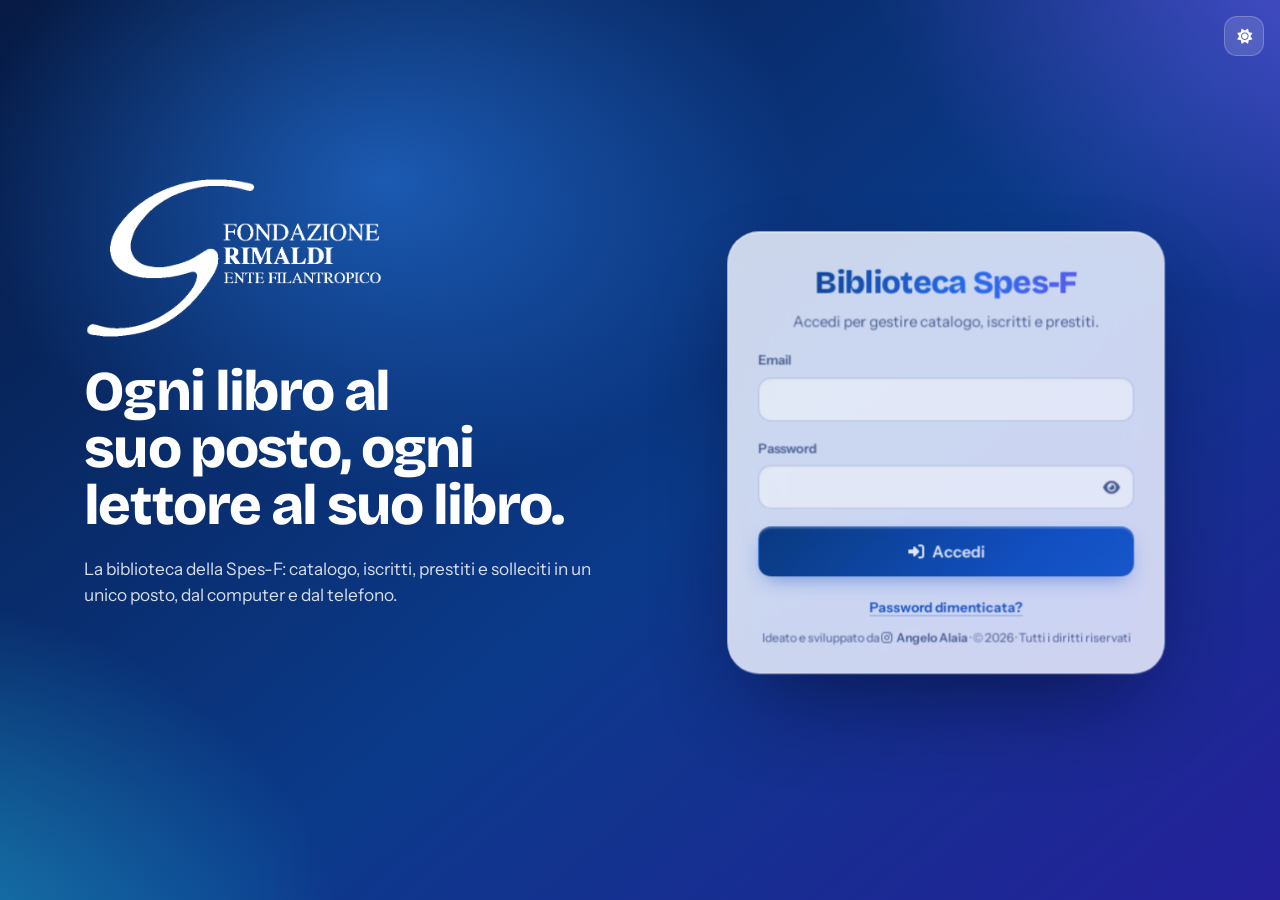
<file: index.html>
<!DOCTYPE html>
<!-- Biblioteca Spes-F · Fondazione Grimaldi
     © 2026 Angelo Alaia – Tutti i diritti riservati. Ideazione e sviluppo: Angelo Alaia. -->
<html lang="it">
<head>
  <meta charset="UTF-8">
  <script src="tema.js"></script>
  <script>/* passaggi animati tra pagine: un passaggio interrotto non è un errore */addEventListener('unhandledrejection',function(e){var r=e.reason;if(r&&/Transition was aborted|ViewTransition/i.test(String(r.message||r)))e.preventDefault()});['pagereveal','pageswap'].forEach(function(v){addEventListener(v,function(e){var t=e.viewTransition;if(!t)return;[t.ready,t.finished,t.updateCallbackDone].forEach(function(x){x&&x.catch(function(){})});if(v==='pageswap'&&window.__noVT)t.skipTransition();if(v==='pagereveal')document.documentElement.classList.add('vt-nav')})})</script>
  <script type="speculationrules">{"prerender":[{"source":"document","where":{"and":[{"href_matches":"/*.html"},{"not":{"href_matches":"/login.html*"}},{"not":{"selector_matches":"[target=_blank]"}}]},"eagerness":"moderate"}]}</script>
  <meta name="author" content="Angelo Alaia">
  <meta name="copyright" content="© 2026 Angelo Alaia – Tutti i diritti riservati">
  <meta name="robots" content="noindex, nofollow">
  <meta name="viewport" content="width=device-width, initial-scale=1.0, viewport-fit=cover">
  <title>Dashboard | Biblioteca Spes-F</title>
  <link rel="icon" href="icona-64.png" type="image/png">
  <link rel="manifest" href="manifest.webmanifest">
  <link rel="apple-touch-icon" href="icona-180.png">
  <meta name="mobile-web-app-capable" content="yes">
  <meta name="apple-mobile-web-app-capable" content="yes">
  <meta name="apple-mobile-web-app-title" content="Spes-F">
  <meta name="apple-mobile-web-app-status-bar-style" content="black-translucent">
  <link rel="stylesheet" href="caratteri.css">
  <link rel="stylesheet" href="icone.css">
  <link rel="stylesheet" href="styles.css">
  <script src="chart.umd.min.js"></script>
</head>
<body>
  <div class="shell">
    <aside id="app-sidebar" class="sidebar"></aside>
    <div class="main">
      <header id="app-header" class="topbar"></header>
      <main class="content">

        <div class="hero">
          <div>
            <h1 id="headline">Biblioteca Spes-F</h1>
            <p id="subline"></p>
          </div>
          <a href="prestiti.html?action=new" class="btn btn-lemon"><i class="fa-solid fa-right-left"></i> Registra un prestito</a>
        </div>

        <section class="panel start hidden" id="start" aria-labelledby="start-t">
          <div class="start-h">
            <div><h2 id="start-t">Primi passi</h2><p class="panel-sub">L’archivio è pronto: bastano pochi minuti per metterlo in funzione.</p></div>
            <span class="start-prog" id="start-prog"></span>
          </div>
          <ol class="start-steps" id="start-steps"></ol>
        </section>

        <div class="backup-note hidden" id="backup-note" role="status">
          <span class="bn-ic" aria-hidden="true"><i class="fa-solid fa-shield-halved"></i></span>
          <p id="backup-text"></p>
          <button class="btn btn-sm" id="backup-now"><i class="fa-solid fa-file-arrow-down"></i> Scarica ora</button>
        </div>

        <section class="band" aria-label="Numeri della biblioteca">
          <a href="catalogo.html" class="c-violet">
            <span class="chip"><i class="fa-solid fa-book"></i></span><span class="lbl">Volumi in catalogo</span>
            <div class="num" id="stat-total-books">0</div>
            <p class="sub"><span id="stat-titles">0 titoli</span> · <span id="stat-avail-pct">0</span>% disponibile</p>
            <div class="mini ringed" id="mini-books" aria-hidden="true"></div>
          </a>
          <a href="prestiti.html" class="c-green">
            <span class="chip"><i class="fa-solid fa-right-left"></i></span><span class="lbl">Prestiti in corso</span>
            <div class="num" id="stat-active-loans">0</div>
            <p class="sub"><span id="stat-due-soon">0</span> in scadenza a breve</p>
            <div class="mini" id="mini-loans" aria-hidden="true"></div>
          </a>
          <a href="prestiti.html?filtro=ritardi" id="band-late" class="c-red">
            <span class="chip"><i class="fa-solid fa-hourglass-end" id="late-ic"></i></span><span class="lbl">In ritardo</span>
            <div class="num" id="stat-overdue-loans">0</div>
            <p class="sub" id="stat-late-sub">Da sollecitare</p>
          </a>
          <a href="iscritti.html" class="c-teal">
            <span class="chip"><i class="fa-solid fa-users"></i></span><span class="lbl">Iscritti alla Spes-F</span>
            <div class="num" id="stat-total-members">0</div>
            <p class="sub" id="stat-members-sub">Divisi nei club</p>
            <div class="mini" id="mini-members" aria-hidden="true"></div>
          </a>
        </section>

        <div class="split split-even">
          <section class="panel" aria-labelledby="wk-title">
            <div class="panel-h">
              <div><h2 id="wk-title">Questa settimana</h2><p class="panel-sub" id="wk-range"></p></div>
              <a href="riepilogo.html" class="btn btn-sm"><i class="fa-solid fa-calendar-week"></i> Riepilogo completo</a>
            </div>
            <div class="panel-b">
              <div class="kpis">
                <div class="kpi"><span class="kpi-l"><i class="fa-solid fa-arrow-up-from-bracket"></i> Consegnati</span><b class="kpi-n" id="wk-out">0</b><span class="delta" id="wk-out-d"></span></div>
                <div class="kpi"><span class="kpi-l"><i class="fa-solid fa-arrow-right-to-bracket"></i> Rientrati</span><b class="kpi-n" id="wk-in">0</b><span class="delta" id="wk-in-d"></span></div>
              </div>
              <div class="splitbar" id="wk-split" role="img"></div>
              <ul class="splitbar-legend" id="wk-legend"></ul>
            </div>
          </section>
          <section class="panel" aria-labelledby="ops-title">
            <div class="panel-h"><h2 id="ops-title">Situazione per club</h2><a href="club.html" class="btn btn-sm">Vai ai club</a></div>
            <div class="table-wrap">
              <table class="table table-compact table-cards cols-3">
                <thead><tr><th>Club</th><th class="num-c">Iscritti</th><th class="num-c">In lettura</th><th class="num-c">In ritardo</th></tr></thead>
                <tbody id="ops-tbody"></tbody>
              </table>
            </div>
          </section>
        </div>

        <div class="split">
          <section class="panel">
            <div class="panel-h">
              <h2>Uscite e rientri</h2>
              <select id="chart-range" class="input" style="width:auto" aria-label="Periodo del grafico">
                <option value="month">Ultimi 30 giorni</option>
                <option value="year">Anno corrente</option>
              </select>
            </div>
            <div class="panel-b" style="height:300px"><canvas id="loansChart" aria-label="Grafico di uscite e rientri" role="img"></canvas></div>
          </section>

          <section class="panel">
            <div class="panel-h"><h2>Ultime attività</h2></div>
            <ul class="log" id="activity-log-list"></ul>
          </section>
        </div>

        <section class="panel">
          <div class="panel-h">
            <h2>Da seguire</h2>
            <a href="notifiche.html" class="btn btn-sm">Vai ai solleciti</a>
          </div>
          <div class="table-wrap">
            <table class="table table-cards">
              <thead><tr><th>Volume</th><th>Iscritto</th><th>Scadenza</th><th>Stato</th><th class="right">Azioni</th></tr></thead>
              <tbody id="dashboard-loans-tbody"></tbody>
            </table>
          </div>
        </section>

      </main>
    </div>
  </div>
  <div class="scrim" id="scrim"></div>

  <script src="firebase-config.js"></script>
  <script src="firebase-app-compat.js"></script>
  <script src="firebase-auth-compat.js"></script>
  <script src="firebase-firestore-compat.js"></script>
  <script src="cloud.js"></script>
  <script src="state.js"></script>
  <script src="app.js"></script>
  <script>
    let chart;

    function drawChart() {
      if (typeof Chart === 'undefined') { $('#loansChart').parentElement.innerHTML = UI.empty('fa-chart-line', 'Grafico non disponibile', 'Manca il file chart.umd.min.js nella cartella.'); return; }
      const data = store.getChartData($('#chart-range').value);
      /* colori presi dal tema attivo; le barre hanno una sfumatura verticale */
      const css = getComputedStyle(document.documentElement), v = (n) => css.getPropertyValue(n).trim();
      const dark = document.documentElement.dataset.theme === 'dark';
      const grad = (a, b) => (c) => { const ar = c.chart.chartArea; if (!ar) return a; const g = c.chart.ctx.createLinearGradient(0, ar.bottom, 0, ar.top); g.addColorStop(0, a); g.addColorStop(1, b); return g; };
      const cfg = {
        labels: data.labels,
        datasets: [
          { label: 'Uscite', data: data.loans, backgroundColor: grad('#1554C0', '#3FA9FF'), hoverBackgroundColor: '#3FA9FF', borderRadius: 6, borderSkipped: false, maxBarThickness: 14, categoryPercentage: .74, barPercentage: .92 },
          { label: 'Rientri', data: data.returns, backgroundColor: grad('#0FAE78', '#5BE3B4'), hoverBackgroundColor: '#5BE3B4', borderRadius: 6, borderSkipped: false, maxBarThickness: 14, categoryPercentage: .74, barPercentage: .92 }
        ]
      };
      if (chart && chart.__theme !== (dark ? 'd' : 'l')) { chart.destroy(); chart = null; }
      if (chart) { chart.data = cfg; chart.options.scales.y.suggestedMax = Math.max(4, Math.ceil(Math.max(...data.loans, ...data.returns) * 1.25)); chart.update(); return; }
      chart = new Chart($('#loansChart'), {
        type: 'bar', data: cfg,
        options: {
          responsive: true, maintainAspectRatio: false, interaction: { mode: 'index', intersect: false },
          animation: { duration: 1100, easing: 'easeOutQuart', delay: (c) => (c.type === 'data' && c.mode === 'default' ? c.dataIndex * 22 + c.datasetIndex * 90 : 0) },
          plugins: {
            legend: { position: 'bottom', align: 'start', labels: { usePointStyle: true, pointStyle: 'rectRounded', boxWidth: 10, boxHeight: 10, padding: 18, color: v('--mute'), font: { family: 'Instrument Sans', size: 12, weight: 600 },
              generateLabels: (c) => c.data.datasets.map((d, i) => ({ text: d.label, fillStyle: i ? '#0FAE78' : '#2A72F0', strokeStyle: 'transparent', pointStyle: 'rectRounded', fontColor: v('--mute'), hidden: !c.isDatasetVisible(i), datasetIndex: i })) } },
            tooltip: { backgroundColor: dark ? '#1D2C54' : '#0A1B3D', titleColor: '#fff', bodyColor: '#E7EEFB', padding: 12, cornerRadius: 12, boxPadding: 6, usePointStyle: true, titleFont: { family: 'Bricolage Grotesque', size: 13, weight: 700 }, bodyFont: { family: 'Instrument Sans', size: 12 },
              callbacks: { labelColor: (c) => ({ backgroundColor: c.datasetIndex ? '#0FAE78' : '#2A72F0', borderColor: 'transparent', borderRadius: 3 }) } }
          },
          scales: {
            x: { grid: { display: false }, border: { color: v('--line-strong') }, ticks: { color: v('--soft'), maxTicksLimit: 8, font: { family: 'Instrument Sans', size: 11 } } },
            y: { beginAtZero: true, suggestedMax: Math.max(4, Math.ceil(Math.max(...data.loans, ...data.returns) * 1.25)), grid: { color: v('--line') }, border: { display: false, dash: [4, 4] }, ticks: { stepSize: 1, precision: 0, color: v('--soft'), font: { family: 'Instrument Sans', size: 11 } } }
          }
        }
      });
      chart.__theme = dark ? 'd' : 'l';
    }

    function renderStats() {
      const s = store.getStats();
      countUp($('#stat-total-books'), s.totalBooks);
      countUp($('#stat-active-loans'), s.activeLoansCount);
      countUp($('#stat-overdue-loans'), s.overdueLoansCount);
      countUp($('#stat-total-members'), s.totalMembers);
      $('#stat-avail-pct').textContent = s.availabilityPercentage;
      $('#stat-titles').textContent = s.totalTitles === 1 ? '1 titolo' : `${s.totalTitles} titoli`;
      $('#stat-late-sub').textContent = s.overdueLoansCount ? 'Da sollecitare' : 'Nessun ritardo: tutto in regola';
      $('#late-ic').className = `fa-solid ${s.overdueLoansCount ? 'fa-hourglass-end' : 'fa-circle-check'}`;
      renderMinis(s);
      $('#stat-members-sub').textContent = s.totalClubs === 1 ? 'In 1 club' : `In ${s.totalClubs} club`;
      $('#stat-due-soon').textContent = s.dueSoonCount;
      $('#band-late').classList.toggle('late', s.overdueLoansCount > 0);

      const h = new Date().getHours();
      const saluto = h < 13 ? 'Buongiorno' : h < 18 ? 'Buon pomeriggio' : 'Buonasera';
      const parts = [];
      if (s.overdueLoansCount) parts.push(`${s.overdueLoansCount} ${s.overdueLoansCount === 1 ? 'prestito in ritardo' : 'prestiti in ritardo'}`);
      if (s.dueSoonCount) parts.push(`${s.dueSoonCount} ${s.dueSoonCount === 1 ? 'scadenza' : 'scadenze'} nei prossimi ${FG.sogliaScadenza} giorni`);
      $('#headline').textContent = parts.length ? `${saluto}. Oggi: ${parts.join(' e ')}.` : `${saluto}. Tutto in regola, nessun ritardo.`;
      $('#subline').textContent = new Date().toLocaleDateString('it-IT', { weekday: 'long', day: 'numeric', month: 'long', year: 'numeric' }) + ` · ${FG.sede}`;
    }

    /* Mini-grafici dentro le schede dei numeri: tutti calcolati dai dati veri */
    function renderMinis(s) {
      /* anello: quota di copie disponibili */
      const C = 2 * Math.PI * 20, off = C * (1 - s.availabilityPercentage / 100);
      const ring = $('#mini-books');
      if (!ring.firstChild) ring.innerHTML = `<svg viewBox="0 0 54 54"><circle class="ring-bg" cx="27" cy="27" r="20"/><circle class="ring" cx="27" cy="27" r="20" stroke-dasharray="${C.toFixed(1)}" stroke-dashoffset="${C.toFixed(1)}"/></svg>`;
      requestAnimationFrame(() => requestAnimationFrame(() => { const c = $('.ring', ring); if (c) c.style.strokeDashoffset = s.totalBooks ? off.toFixed(1) : C.toFixed(1); }));
      /* linea: prestiti usciti negli ultimi 30 giorni, raggruppati a 3 giorni */
      const d = store.getChartData('month').loans, pts = [];
      for (let i = 0; i < d.length; i += 3) pts.push(d.slice(i, i + 3).reduce((a, b) => a + b, 0));
      const max = Math.max(1, ...pts), W = 92, H = 46, X = (i) => (i / Math.max(1, pts.length - 1)) * W, Y = (n) => H - 5 - (n / max) * (H - 12);
      const line = pts.map((n, i) => `${i ? 'L' : 'M'}${X(i).toFixed(1)} ${Y(n).toFixed(1)}`).join(' ');
      $('#mini-loans').innerHTML = pts.some(n => n > 0) ? `<svg viewBox="0 0 ${W} ${H}" preserveAspectRatio="none"><path class="ar" d="${line} L${W} ${H} L0 ${H} Z"/><path class="ln" d="${line}"/></svg>` : '';
      /* barre: iscritti per club */
      const members = store.getMembers(), per = store.getClubsSorted().map(c => members.filter(m => m.clubId === c.id).length).slice(0, 8);
      const mx = Math.max(1, ...per), bw = per.length ? Math.min(14, (W - (per.length - 1) * 5) / per.length) : 0;
      $('#mini-members').innerHTML = per.some(n => n > 0) ? `<svg viewBox="0 0 ${W} ${H}">${per.map((n, i) => { const h = Math.max(3, (n / mx) * (H - 4)); return `<rect class="bar" style="--i:${i}" x="${(W - per.length * bw - (per.length - 1) * 5 + i * (bw + 5)).toFixed(1)}" y="${(H - h).toFixed(1)}" width="${bw.toFixed(1)}" height="${h.toFixed(1)}" rx="3"/>`; }).join('')}</svg>` : '';
    }

    function renderLog() {
      const logs = store.getLogs().slice(0, 6);
      const icons = { CREATE: 'fa-plus', UPDATE: 'fa-pen', DELETE: 'fa-trash' };
      $('#activity-log-list').innerHTML = logs.length ? logs.map(l => `
        <li>
          <span class="dot ${icons[l.type] ? l.type : ''}"><i class="fa-solid ${icons[l.type] || 'fa-info'}"></i></span>
          <div><p>${esc(l.message)}</p><small>${new Date(l.timestamp).toLocaleString('it-IT', { day: 'numeric', month: 'short', hour: '2-digit', minute: '2-digit' })}</small></div>
        </li>`).join('') : `<li>${UI.empty('fa-clock-rotate-left', 'Ancora nessuna attività', 'Quello che fai nel gestionale comparirà qui, passo dopo passo.')}</li>`;
    }

    function renderUrgent() {
      const rows = store.getCalculatedLoans()
        .filter(l => !l.dataRestituzione && (l.computedStatus === 'In ritardo' || l.computedStatus === 'In scadenza'))
        .sort((a, b) => a.daysLeft - b.daysLeft).slice(0, 6);
      $('#dashboard-loans-tbody').innerHTML = rows.length ? rows.map(l => `
        <tr>
          <td data-label="Volume"><div class="cell-title">${esc(l.libro.titolo)}</div><div class="cell-sub">${UI.catTag(l.libro.catalogo) || `<span class="mono">${esc(l.libro.id)}</span>`}</div></td>
          <td data-label="Iscritto">${esc(l.socio.nome)} ${esc(l.socio.cognome)}</td>
          <td data-label="Scadenza" class="mono">${D.fmt(l.dataScadenza)}</td>
          <td data-label="Stato">${UI.statusTag(l)}</td>
          <td class="right"><span class="actions">
            <button class="btn btn-sm" data-renew="${esc(l.id)}">Rinnova</button>
            <button class="btn btn-sm" data-return="${esc(l.id)}">Restituisci</button>
          </span></td>
        </tr>`).join('') : `<tr><td colspan="5">${UI.empty('fa-circle-check', 'Tutto tranquillo', 'Nessun prestito in ritardo o in scadenza. Quando un libro sta per scadere lo trovi qui.')}</td></tr>`;
    }

    /* Settimana in corso confrontata con la precedente, dai dati reali di prestiti e restituzioni */
    function renderWeek() {
      const now = store.getWeekSummary(D.today()), prev = store.getWeekSummary(D.add(D.today(), -7));
      $('#wk-range').textContent = `Settimana ${now.week} · ${D.fmtRange ? D.fmtRange(now.from, now.to) : D.fmt(now.from) + ' – ' + D.fmt(now.to)}`;
      countUp($('#wk-out'), now.consegne); countUp($('#wk-in'), now.rientri);
      const delta = (el, a, b) => {
        const d = a - b;
        el.className = 'delta ' + (d > 0 ? 'up' : d < 0 ? 'down' : 'flat');
        el.innerHTML = `<i class="fa-solid ${d > 0 ? 'fa-arrow-trend-up' : d < 0 ? 'fa-arrow-trend-down' : 'fa-minus'}"></i> ${d > 0 ? '+' : ''}${d} vs settimana scorsa`;
        el.title = `Settimana scorsa: ${b}`;
      };
      delta($('#wk-out-d'), now.consegne, prev.consegne); delta($('#wk-in-d'), now.rientri, prev.rientri);
      const tot = now.items.length, c = now.club.totale, g = now.genitori.totale;
      $('#wk-split').setAttribute('aria-label', `Movimentazioni: ${c} Club, ${g} Genitori`);
      $('#wk-split').innerHTML = tot ? `<i class="sb-club" style="flex:${c}"></i><i class="sb-gen" style="flex:${g}"></i>` : '<i class="sb-empty"></i>';
      $('#wk-legend').innerHTML = `
        <li><span class="sw sb-club"></span><b>Club</b> ${now.club.consegne} consegne · ${now.club.rientri} rientri</li>
        <li><span class="sw sb-gen"></span><b>Genitori</b> ${now.genitori.consegne} consegne · ${now.genitori.rientri} rientri</li>`;
    }
    /* Riepilogo operativo: iscritti, libri in lettura e ritardi di ogni club */
    function renderOps() {
      const members = store.getMembers(), active = store.getCalculatedLoans().filter(l => !l.dataRestituzione);
      const rows = store.getClubsSorted().map(c => ({ c, n: members.filter(m => m.clubId === c.id).length, r: active.filter(l => l.socio.clubId === c.id), id: c.id }));
      const none = { c: null, n: members.filter(m => !store.getClub(m.clubId)).length, r: active.filter(l => !store.getClub(l.socio.clubId)) };
      if (none.n || none.r.length) rows.push(none);
      $('#ops-tbody').innerHTML = rows.length ? rows.map(x => {
        const late = x.r.filter(l => l.computedStatus === 'In ritardo').length;
        return `<tr>
          <td data-label="Club">${x.c ? `<a class="dot-name" style="--cc:${x.c.colore}" href="iscritti.html?club=${encodeURIComponent(x.c.id)}">${esc(x.c.nome)}</a> <span class="cell-sub">${esc(store.clubEta(x.c))}</span>` : '<span class="dot-name" style="--cc:#A7AEBB">Senza club</span>'}</td>
          <td data-label="Iscritti" class="num-c">${x.n}</td>
          <td data-label="In lettura" class="num-c">${x.r.length}</td>
          <td data-label="In ritardo" class="num-c">${late ? `<span class="tag late">${late}</span>` : '<span class="muted">0</span>'}</td>
        </tr>`;
      }).join('') : `<tr><td colspan="4">${UI.empty('fa-people-roof', 'Nessun club', 'Crea i club per vedere qui la loro situazione.')}</td></tr>`;
    }

    /* Guida al primo utilizzo: sparisce da sola quando c'è almeno un libro, un iscritto e un prestito */
    function renderStart() {
      const s = store.getStats(), loans = store.getLoans().length;
      const steps = [
        { done: s.totalClubs > 0, t: 'Controlla i club', d: s.totalClubs ? `${s.totalClubs} club pronti, con le loro fasce d’età` : 'Crea i gruppi di lettura', href: 'club.html', ic: 'fa-people-roof' },
        { done: s.totalBooks > 0, t: 'Inserisci i libri', d: s.totalBooks ? `${s.totalBooks} ${s.totalBooks === 1 ? 'volume' : 'volumi'} in catalogo` : 'Scansiona il codice a barre: il primo sarà C-0001', href: 'catalogo.html?action=new', ic: 'fa-book-medical' },
        { done: s.totalMembers > 0, t: 'Registra gli iscritti', d: s.totalMembers ? `${s.totalMembers} iscritti alla Spes-F` : 'Nome, club e un contatto per i solleciti', href: 'iscritti.html?action=new', ic: 'fa-user-plus' },
        { done: loans > 0, t: 'Registra il primo prestito', d: loans ? 'Fatto: lo trovi nel riepilogo settimanale' : 'Scegli il volume e l’iscritto, la scadenza si calcola da sola', href: 'prestiti.html?action=new', ic: 'fa-right-left' }
      ];
      const done = steps.filter(x => x.done).length;
      $('#start').classList.toggle('hidden', done === steps.length);
      if (done === steps.length) return;
      $('#start-prog').innerHTML = `<b>${done}</b> di ${steps.length}<i style="--p:${(done / steps.length) * 100}%"></i>`;
      const next = steps.findIndex(x => !x.done);
      $('#start-steps').innerHTML = steps.map((x, i) => `
        <li class="${x.done ? 'done' : ''} ${i === next ? 'next' : ''}">
          <a href="${x.href}">
            <span class="st-ic"><i class="fa-solid ${x.done ? 'fa-check' : x.ic}"></i></span>
            <span class="st-t"><b>${x.t}</b><small>${esc(x.d)}</small></span>
            ${i === next ? '<i class="fa-solid fa-arrow-right st-go"></i>' : ''}
          </a>
        </li>`).join('');
    }

    /* Promemoria discreto: una copia di sicurezza al mese, da conservare fuori dal programma */
    function renderBackup() {
      const n = store.getBooks().length + store.getMembers().length, last = store.lastBackup();
      const days = last ? Math.floor((Date.now() - new Date(last)) / 864e5) : null;
      const show = n >= 10 && (days === null || days >= 30);
      $('#backup-note').classList.toggle('hidden', !show);
      if (show) $('#backup-text').innerHTML = days === null ? '<b>Non hai ancora scaricato una copia di sicurezza.</b> Ti consiglio di farne una al mese e di conservarla su una chiavetta o nel tuo Drive.' : `<b>L’ultima copia di sicurezza è di ${days} giorni fa.</b> È il momento di scaricarne una nuova.`;
    }

    function refresh() { renderStart(); renderBackup(); renderStats(); renderWeek(); renderOps(); renderLog(); renderUrgent(); drawChart(); staggerOnce($('#dashboard-loans-tbody')); staggerOnce($('#activity-log-list')); }

    onReady(() => {
      $('#chart-range').addEventListener('change', drawChart);
      window.addEventListener('fg:theme', drawChart); /* il grafico si ridisegna con i colori del tema scelto */
      $('#backup-now').addEventListener('click', () => { downloadBackup('copia'); toast('Copia di sicurezza scaricata'); renderBackup(); });
      bindLoanActions(refresh);
      refresh();
    });
  </script>
</body>
</html>
</file>
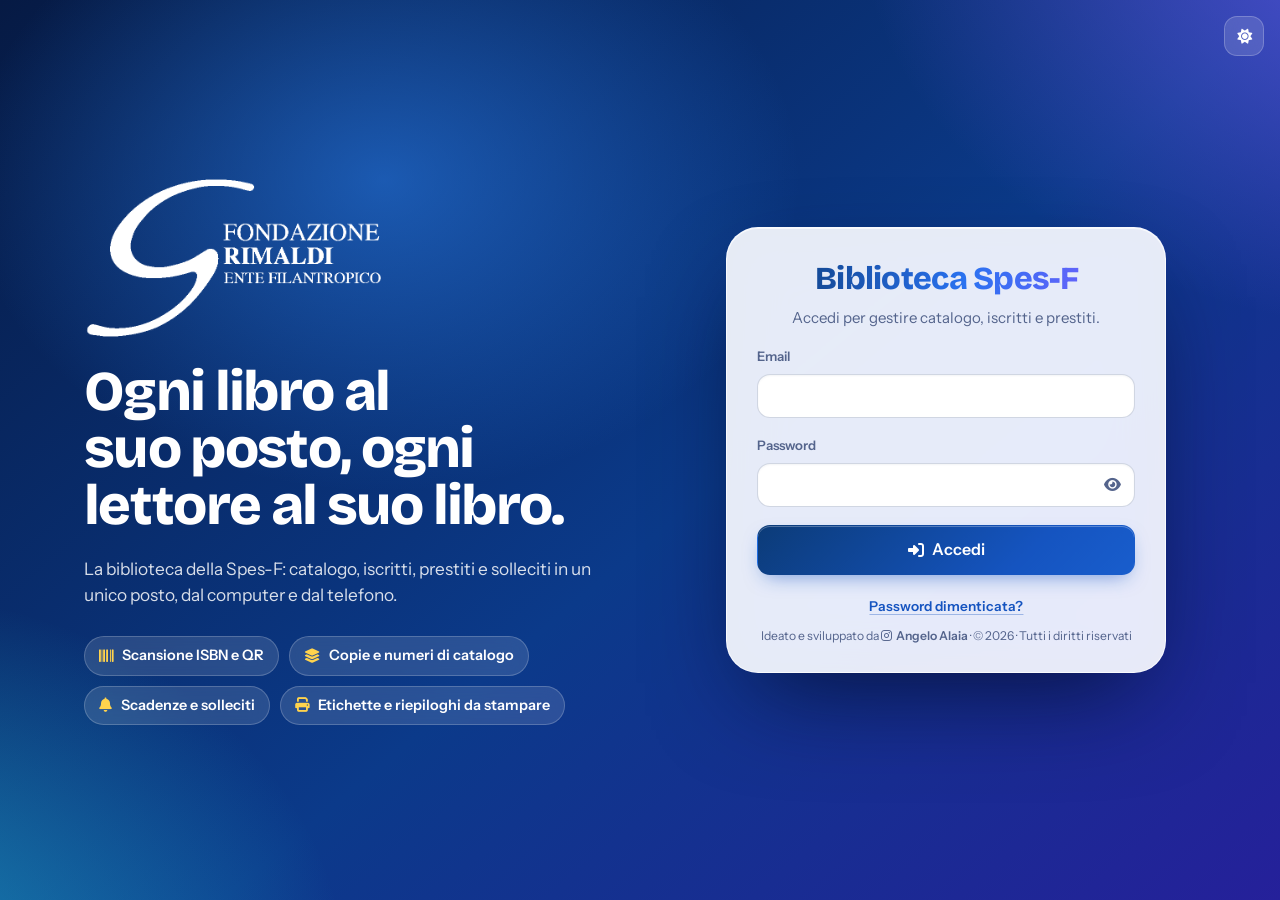
<file: catalogo.html>
<!DOCTYPE html>
<!-- Biblioteca Spes-F · Fondazione Grimaldi
     © 2026 Angelo Alaia – Tutti i diritti riservati. Ideazione e sviluppo: Angelo Alaia. -->
<html lang="it">
<head>
  <meta charset="UTF-8">
  <script src="tema.js"></script>
  <script>/* passaggi animati tra pagine: un passaggio interrotto non è un errore */addEventListener('unhandledrejection',function(e){var r=e.reason;if(r&&/Transition was aborted|ViewTransition/i.test(String(r.message||r)))e.preventDefault()});['pagereveal','pageswap'].forEach(function(v){addEventListener(v,function(e){var t=e.viewTransition;if(!t)return;[t.ready,t.finished,t.updateCallbackDone].forEach(function(x){x&&x.catch(function(){})});if(v==='pageswap'&&window.__noVT)t.skipTransition();if(v==='pagereveal')document.documentElement.classList.add('vt-nav')})})</script>
  <script type="speculationrules">{"prerender":[{"source":"document","where":{"and":[{"href_matches":"/*.html"},{"not":{"href_matches":"/login.html*"}},{"not":{"selector_matches":"[target=_blank]"}}]},"eagerness":"moderate"}]}</script>
  <meta name="author" content="Angelo Alaia">
  <meta name="copyright" content="© 2026 Angelo Alaia – Tutti i diritti riservati">
  <meta name="robots" content="noindex, nofollow">
  <meta name="viewport" content="width=device-width, initial-scale=1.0, viewport-fit=cover">
  <title>Catalogo | Biblioteca Spes-F</title>
  <link rel="icon" href="icona-64.png" type="image/png">
  <link rel="manifest" href="manifest.webmanifest">
  <link rel="apple-touch-icon" href="icona-180.png">
  <meta name="mobile-web-app-capable" content="yes">
  <meta name="apple-mobile-web-app-capable" content="yes">
  <meta name="apple-mobile-web-app-title" content="Spes-F">
  <meta name="apple-mobile-web-app-status-bar-style" content="black-translucent">
  <link rel="stylesheet" href="caratteri.css">
  <link rel="stylesheet" href="icone.css">
  <link rel="stylesheet" href="styles.css">
</head>
<body>
  <div class="shell">
    <aside id="app-sidebar" class="sidebar"></aside>
    <div class="main">
      <header id="app-header" class="topbar"></header>
      <main class="content">

        <div class="page-head">
          <div>
            <div class="title-row"><span class="page-ic c-violet"><i class="fa-solid fa-book-open"></i></span><h1>Catalogo</h1></div>
            <p>Tutti i titoli della biblioteca e la loro disponibilità. Le copie dello stesso libro stanno insieme: ognuna ha il suo numero di catalogo.</p>
          </div>
          <div class="head-actions">
            <button class="btn" id="btn-labels" title="Stampa le etichette con QR dei volumi mostrati"><i class="fa-solid fa-qrcode"></i> Etichette</button>
            <button class="btn" id="btn-genres"><i class="fa-solid fa-tags"></i> Generi</button>
            <button class="btn" id="btn-export" title="Scarica il catalogo in Excel: un foglio con i titoli e uno con tutte le copie"><i class="fa-solid fa-file-excel"></i> Esporta</button>
            <button class="btn btn-primary" id="btn-new"><i class="fa-solid fa-plus"></i> Aggiungi un volume</button>
          </div>
        </div>

        <div class="toolbar">
          <div class="search">
            <i class="fa-solid fa-magnifying-glass"></i>
            <input class="input" id="f-search" type="search" placeholder="Titolo, autore, ISBN o n. catalogo (es. C-0012)" aria-label="Cerca nel catalogo">
          </div>
          <button class="btn btn-scan" id="btn-scan-search" title="Scansiona il codice a barre ISBN o il QR dell’etichetta"><i class="fa-solid fa-barcode"></i><span>Scansiona</span></button>
          <input type="hidden" id="f-genre" value="">
          <select class="input" id="f-club" aria-label="Club consigliato"><option value="">Tutti i club</option></select>
          <select class="input" id="f-status" aria-label="Stato">
            <option value="">Tutti gli stati</option>
            <option value="Disponibile">Disponibili</option>
            <option value="In Prestito">In prestito</option>
          </select>
        </div>
        <div class="genre-chips" id="genre-chips" role="group" aria-label="Filtra per genere"></div>
        <p class="count-line" id="count-line" aria-live="polite"></p>
        <div class="reclass-note hidden" id="reclass-note" role="status">
          <span class="bn-ic" aria-hidden="true"><i class="fa-solid fa-wand-magic-sparkles"></i></span>
          <p id="reclass-text"></p>
          <button class="btn btn-sm" id="reclass-open">Migliora la classificazione</button>
        </div>

        <div class="books" id="books-grid"></div>
        <div id="books-pager"></div>
        <div id="books-empty" class="panel hidden"></div>

      </main>
    </div>
  </div>
  <div class="scrim" id="scrim"></div>

  <dialog class="modal wide" id="book-dialog" aria-labelledby="book-dialog-title">
    <div class="modal-h">
      <h2 id="book-dialog-title">Nuovo volume</h2>
      <button class="icon-btn" data-close aria-label="Chiudi"><i class="fa-solid fa-xmark"></i></button>
    </div>
    <form id="book-form" class="modal-b" autocomplete="off">
      <input type="hidden" id="book-id">
      <div class="cat-field">
        <span class="cat-field-ic" aria-hidden="true"><i class="fa-solid fa-hashtag"></i></span>
        <div class="cat-field-t">
          <span class="cat-field-l" id="book-cat-l">Numero di catalogo</span>
          <output class="mono" id="book-cat" aria-labelledby="book-cat-l"></output>
          <small id="book-cat-hint"></small>
        </div>
        <div class="qty" id="qty-box">
          <label for="book-qty">Copie da aggiungere</label>
          <div class="stepper">
            <button type="button" class="icon-btn" data-step="-1" aria-label="Una copia in meno"><i class="fa-solid fa-minus"></i></button>
            <input class="input mono" id="book-qty" type="number" min="1" max="50" step="1" value="1" inputmode="numeric" aria-describedby="book-cat-hint">
            <button type="button" class="icon-btn" data-step="1" aria-label="Una copia in più"><i class="fa-solid fa-plus"></i></button>
          </div>
        </div>
      </div>
      <div class="isbn-box">
        <label class="muted" for="book-isbn" style="font-size:.8rem;font-weight:600">ISBN: scansiona il codice a barre o scrivilo, e i dati del libro si compilano da soli</label>
        <div class="row">
          <input class="input" id="book-isbn" placeholder="es. 9788804668237" inputmode="numeric">
          <button type="button" class="btn btn-scan" id="btn-scan"><i class="fa-solid fa-barcode"></i> Scansiona</button>
          <button type="button" class="btn" id="btn-isbn"><i class="fa-solid fa-wand-magic-sparkles"></i> Compila</button>
        </div>
        <p class="status-line" id="isbn-status" aria-live="polite"></p>
        <div class="dup-note hidden" id="dup-note"></div>
        <div class="found hidden" id="cover-box">
          <img id="cover-img" alt="Copertina" referrerpolicy="no-referrer">
          <div><b style="font-size:.88rem">Copertina trovata</b><div class="actions-inline"><button type="button" class="linkish" id="cover-remove">Non usarla</button></div></div>
        </div>
        <input type="hidden" id="book-cover">
      </div>
      <div class="grid2">
        <div class="field"><label for="book-title">Titolo *</label><input class="input" id="book-title" required></div>
        <div class="field"><label for="book-author">Autore *</label><input class="input" id="book-author" required></div>
      </div>
      <div class="grid2">
        <div class="field"><label for="book-genre">Genere * <button type="button" class="linkish" id="book-genres-manage" style="margin-left:6px">Gestisci i generi</button></label><select class="input" id="book-genre" required></select><p class="genre-hint hidden" id="genre-hint" aria-live="polite"></p></div>
        <div class="field"><label for="book-shelf">Scaffale</label><input class="input" id="book-shelf" placeholder="es. A1"></div>
      </div>
      <div class="grid2">
        <div class="field"><label for="book-publisher">Editore</label><input class="input" id="book-publisher"></div>
        <div class="field"><label for="book-year">Anno</label><input class="input" id="book-year" inputmode="numeric" maxlength="4" placeholder="es. 2019"></div>
      </div>
      <fieldset class="field" style="border:0;padding:0;margin:0">
        <legend style="font-size:.8rem;font-weight:600;color:var(--mute);margin-bottom:8px">Club a cui è consigliato (puoi sceglierne più di uno)</legend>
        <div class="picks" id="book-clubs"></div>
        <p class="hint" id="book-clubs-hint">Se non ne scegli nessuno, il libro resta nel catalogo generale.</p>
      </fieldset>
    </form>
    <div class="modal-f">
      <button type="button" class="btn" data-close>Annulla</button>
      <button type="submit" form="book-form" class="btn btn-primary" id="book-submit">Salva volume</button>
      <button type="submit" form="book-form" class="btn" id="book-submit-next" title="Salva e prepara subito la scheda per il libro successivo (genere, scaffale e club restano)"><i class="fa-solid fa-layer-group"></i> Salva e aggiungi un altro</button>
    </div>
  </dialog>

  <dialog class="modal wide" id="view-dialog" aria-labelledby="view-title">
    <div class="modal-h">
      <div class="view-h"><span class="cat-tag mono big" id="view-cat"></span><h2 id="view-title">Scheda del volume</h2></div>
      <button class="icon-btn" data-close aria-label="Chiudi"><i class="fa-solid fa-xmark"></i></button>
    </div>
    <div class="modal-b" id="view-body"></div>
    <div class="modal-f">
      <button type="button" class="btn" id="view-label"><i class="fa-solid fa-print"></i> Stampa etichetta</button>
      <button type="button" class="btn" id="view-copy" title="Nuova copia fisica dello stesso libro, con un proprio numero di catalogo"><i class="fa-solid fa-clone"></i> Aggiungi copia</button>
      <button type="button" class="btn" id="view-edit"><i class="fa-solid fa-pen"></i> Modifica</button>
      <a class="btn btn-primary" id="view-loan" href="prestiti.html?action=new"><i class="fa-solid fa-right-left"></i> Presta questa copia</a>
    </div>
  </dialog>

  <section class="print-only labels" id="labels" aria-hidden="true"></section>

  <dialog class="modal" id="labels-dialog" aria-labelledby="labels-title">
    <div class="modal-h">
      <h2 id="labels-title">Stampa etichette</h2>
      <button class="icon-btn" data-close aria-label="Chiudi"><i class="fa-solid fa-xmark"></i></button>
    </div>
    <div class="modal-b">
      <div class="field"><label>Formato del foglio adesivo A4</label><div class="lb-formats" id="lb-formats" role="radiogroup" aria-label="Formato delle etichette"></div></div>
      <div class="field"><label for="lb-start">Inizia dall’etichetta n.</label><input type="number" class="input" id="lb-start" min="1" value="1" style="max-width:120px"><p class="hint">Utile per riusare un foglio già in parte utilizzato: le posizioni precedenti restano vuote.</p></div>
      <p class="lb-summary" id="lb-summary" aria-live="polite"></p>
    </div>
    <div class="modal-f">
      <button type="button" class="btn" data-close>Annulla</button>
      <button type="button" class="btn btn-primary" id="lb-print"><i class="fa-solid fa-print"></i> Stampa</button>
    </div>
  </dialog>

  <dialog class="modal wide" id="reclass-dialog" aria-labelledby="reclass-title">
    <div class="modal-h">
      <h2 id="reclass-title">Migliora la classificazione</h2>
      <button class="icon-btn" data-close aria-label="Chiudi"><i class="fa-solid fa-xmark"></i></button>
    </div>
    <div class="modal-b">
      <p class="hint" id="rc-intro"></p>
      <label class="check switch"><input type="checkbox" role="switch" id="rc-all"><span class="sw-track" aria-hidden="true"></span><span>Controlla anche i libri che hanno già un genere specifico</span></label>
      <div class="rc-progress hidden" id="rc-progress"><div class="rc-bar"><i id="rc-bar"></i></div><span id="rc-status"></span></div>
      <div class="table-wrap hidden" id="rc-wrap">
        <table class="table table-compact table-cards">
          <thead><tr><th style="width:36px"><input type="checkbox" id="rc-check-all" aria-label="Seleziona tutti" checked></th><th>Volume</th><th>Genere attuale</th><th>Genere proposto</th></tr></thead>
          <tbody id="rc-tbody"></tbody>
        </table>
      </div>
    </div>
    <div class="modal-f">
      <button type="button" class="btn" data-close>Chiudi</button>
      <button type="button" class="btn" id="rc-start"><i class="fa-solid fa-magnifying-glass"></i> Analizza</button>
      <button type="button" class="btn btn-primary hidden" id="rc-apply"><i class="fa-solid fa-check"></i> Applica</button>
    </div>
  </dialog>

  <dialog class="modal wide" id="genres-dialog" aria-labelledby="genres-title">
    <div class="modal-h">
      <h2 id="genres-title">Generi del catalogo</h2>
      <button class="icon-btn" data-close aria-label="Chiudi"><i class="fa-solid fa-xmark"></i></button>
    </div>
    <div class="modal-b">
      <p class="hint">I generi creati qui compaiono nell’elenco quando aggiungi un volume. Se rinomini un genere, si aggiornano anche tutti i volumi che lo usano.</p>
      <form class="genre-add" id="genre-add" autocomplete="off">
        <input class="input" id="g-new" maxlength="40" placeholder="Nuovo genere, es. Narrativa" aria-label="Nome del nuovo genere">
        <div class="swatches small" id="g-new-colors" role="radiogroup" aria-label="Colore del nuovo genere"></div>
        <button class="btn btn-primary" type="submit"><i class="fa-solid fa-plus"></i> Aggiungi</button>
      </form>
      <div class="genre-similar hidden" id="genre-similar" role="status"></div>
      <ul class="genre-list" id="genre-list-ui"></ul>
    </div>
    <div class="modal-f"><button type="button" class="btn" data-close>Fatto</button></div>
  </dialog>

  <script src="firebase-config.js"></script>
  <script src="firebase-app-compat.js"></script>
  <script src="firebase-auth-compat.js"></script>
  <script src="firebase-firestore-compat.js"></script>
  <script src="cloud.js"></script>
  <script src="state.js"></script>
  <script src="app.js"></script>
  <script src="scanner.js"></script>
  <script src="export.js"></script>
  <script>
    const $id = (id) => document.getElementById(id);

    const pg = { page: 1 }, PAGE = 24;
    /* Volumi che corrispondono a ricerca e filtri (usata anche per stampare le etichette) */
    function filtered() {
      const raw = $id('f-search').value.trim(), q = raw.toLowerCase();
      const qIsbn = ISBN.clean(q);
      const g = $id('f-genre').value, cl = $id('f-club').value, s = $id('f-status').value;
      return store.getBooks().filter(b =>
        (!q || store.matchCatalog(b, raw) || [b.titolo, b.autore, b.editore].some(v => (v || '').toLowerCase().includes(q)) || (qIsbn.length >= 4 && ISBN.clean(b.isbn).includes(qIsbn)) || (ISBN.normalize(q) && ISBN.same(b.isbn, q))) &&
        (!g || b.genere === g) && (!cl || (cl === 'none' ? !(b.clubIds || []).length : (b.clubIds || []).includes(cl))) && (!s || b.stato === s))
        .sort((a, b) => BiblioStore.catNumber(a.catalogo) - BiblioStore.catNumber(b.catalogo));
    }
    /* Titoli da mostrare: quelli con almeno una copia che corrisponde a ricerca e filtri */
    const openKeys = new Set(); let hitCopy = null, keyOf = {};
    function titleList() {
      const all = store.getBooks(), match = filtered(), ids = new Set(match.map(b => b.id));
      return { all, match, ids, titles: store.getTitles(all).filter(t => t.copies.some(c => ids.has(c.id))) };
    }
    const plural = (n, uno, molti) => `${n} ${n === 1 ? uno : molti}`;
    const copiesLabel = (t) => `${plural(t.total, 'copia', 'copie')} · ${plural(t.available, 'disponibile', 'disponibili')}`;
    function render() {
      const { all, match, ids, titles } = titleList();
      const raw = $id('f-search').value.trim();
      /* cercando un numero di catalogo esatto si apre il gruppo e si evidenzia quella copia */
      const exact = BiblioStore.isCatCode(raw) ? store.findByCatalog(raw) : null;
      if (exact) { openKeys.add(BiblioStore.groupKey(exact)); hitCopy = exact.id; }
      const info = UI.pageSlice(titles, pg, PAGE);

      renderGenreChips();
      const totalTitles = store.getTitles(all).length;
      $id('count-line').innerHTML = all.length ? `<b>${plural(titles.length, 'titolo', 'titoli')}</b> · ${plural(match.length, 'copia', 'copie')}${match.length !== all.length ? ` <span class="muted">su ${plural(totalTitles, 'titolo', 'titoli')} e ${plural(all.length, 'copia', 'copie')}</span>` : ''}` : '';
      const empty = $id('books-empty');
      empty.classList.toggle('hidden', titles.length > 0);
      empty.innerHTML = all.length ? UI.empty('fa-book-open', 'Nessun libro risponde all’appello', 'Prova con un’altra parola o togli qualche filtro: magari è solo finito sullo scaffale sbagliato.')
        : UI.empty('fa-book-open', 'Il catalogo è pronto', 'Aggiungi il primo volume: riceverà il numero C-0001. Puoi scansionare il codice a barre per compilare i dati da solo.') + '<div class="empty-cta"><button class="btn btn-primary" data-first-book><i class="fa-solid fa-plus"></i> Aggiungi il primo volume</button></div>';

      const clubs = Object.fromEntries(store.getClubs().map(c => [c.id, c]));
      const lent = new Map(store.getCalculatedLoans().filter(l => !l.dataRestituzione).map(l => [l.libroId, l]));
      const hl = (t) => UI.mark(t, raw);
      keyOf = {}; titles.forEach(t => t.copies.forEach(c => { keyOf[c.id] = t.key; }));
      $id('books-pager').innerHTML = UI.pager(info, 'titoli');
      renderReclassNote(all);
      $id('books-grid').innerHTML = info.items.map(t => {
        const b = t.first, multi = t.total > 1, open = multi && openKeys.has(t.key);
        const out = t.available === 0;
        const col = genreColor(b.genere);
        const act = multi ? `data-expand="${esc(t.key)}" aria-expanded="${open}" aria-label="${esc(b.titolo)}: mostra le ${t.total} copie"` : `data-view="${esc(b.id)}" aria-label="Apri la scheda di ${esc(b.titolo)}"`;
        const stack = multi ? `<span class="copies-n" aria-hidden="true"><i class="fa-solid fa-layer-group"></i> ${t.total}</span>` : '';
        const rows = !multi ? '' : `
          <ul class="copies" aria-label="Copie di ${esc(b.titolo)}">
            <li class="copies-h"><span><i class="fa-solid fa-layer-group"></i> Le ${t.total} copie di questo titolo</span><button type="button" class="linkish" data-addcopy="${esc(b.id)}"><i class="fa-solid fa-plus"></i> Aggiungi copia</button></li>
            ${t.copies.map(c => { const cOut = c.stato !== 'Disponibile', l = lent.get(c.id); return `
            <li class="copy-row ${cOut ? 'out' : ''} ${ids.has(c.id) ? '' : 'dim'} ${hitCopy === c.id ? 'hit' : ''}" data-copy="${esc(c.id)}">
              <button type="button" class="cat-link" data-view="${esc(c.id)}" title="Apri la scheda di questa copia">${UI.catTag(c.catalogo)}</button>
              <span class="copy-info">
                <span class="copy-shelf"><i class="fa-solid fa-location-dot"></i> ${esc(c.scaffale || 'Archivio')}</span>
                <span class="tag ${cOut ? (l && l.computedStatus === 'In ritardo' ? 'late' : 'warn') : 'ok'}">${cOut ? 'In prestito' : 'Disponibile'}</span>
                ${l ? `<small class="copy-who">${esc(l.socio.nome)} ${esc(l.socio.cognome)} · ${l.computedStatus === 'In ritardo' ? `in ritardo di ${giorni(l.daysDiff)}` : `fino al ${D.fmt(l.dataScadenza)}`}</small>` : ''}
              </span>
              <span class="actions">
                ${cOut ? '' : `<a class="icon-btn go" href="prestiti.html?action=new&libro=${encodeURIComponent(c.id)}" title="Presta questa copia" aria-label="Presta la copia ${esc(c.catalogo)}"><i class="fa-solid fa-right-left"></i></a>`}
                <button class="icon-btn" data-edit="${esc(c.id)}" aria-label="Modifica la copia ${esc(c.catalogo)}" title="Modifica"><i class="fa-solid fa-pen"></i></button>
                <button class="icon-btn danger" data-del="${esc(c.id)}" aria-label="Elimina la copia ${esc(c.catalogo)}" title="${cOut ? 'In prestito: registra prima la restituzione' : 'Elimina questa copia'}" ${cOut ? 'aria-disabled="true"' : ''}><i class="fa-solid fa-trash"></i></button>
              </span>
            </li>`; }).join('')}
          </ul>`;
        return `
        <article class="book ${out ? 'out' : ''} ${multi ? 'multi' : ''} ${open ? 'open' : ''}" data-id="${esc(b.id)}" data-key="${esc(t.key)}">
          <div class="book-main">
          ${/^https:\/\/[^\s"'<>]+$/i.test(b.copertina || '') ? `
          <div class="cover has-img" style="--c:${col}" ${act} role="button" tabindex="0">
            <img class="cover-img" src="${esc(b.copertina)}" alt="" loading="lazy" referrerpolicy="no-referrer">
            <span class="shelf mono">${esc(b.scaffale || 'Archivio')}</span>
            <span class="cover-cat">${UI.catTag(b.catalogo)}${stack}</span>
            <h3 class="sr-only">${esc(b.titolo)}</h3>
          </div>
          <div class="book-caption"><div class="cell-title">${hl(b.titolo)}</div><div class="cell-sub">${hl(b.autore)}</div></div>` : `
          <div class="cover" style="--c:${col}" ${act} role="button" tabindex="0">
            <span class="shelf mono">${esc(b.scaffale || 'Archivio')}</span>
            <span class="cover-cat">${UI.catTag(b.catalogo)}${stack}</span>
            <h3>${hl(b.titolo)}</h3>
            <span class="author">${hl(b.autore)}</span>
          </div>`}
          <div class="book-meta">
            <span class="book-meta-l">${multi
              ? `<button type="button" class="tag copies-tag ${out ? 'warn' : 'ok'}" data-expand="${esc(t.key)}" aria-expanded="${open}" title="Mostra o nascondi le singole copie"><i class="fa-solid fa-layer-group"></i> ${copiesLabel(t)} <i class="fa-solid fa-chevron-down chev"></i></button>`
              : `<span class="tag ${out ? 'warn' : 'ok'}">${out ? 'In prestito' : 'Disponibile'}</span>`}</span>
            ${multi ? '' : `<span class="actions">
              <button class="icon-btn" data-view="${esc(b.id)}" aria-label="Scheda di ${esc(b.titolo)}" title="Scheda e storico"><i class="fa-solid fa-id-card"></i></button>
              <button class="icon-btn" data-edit="${esc(b.id)}" aria-label="Modifica ${esc(b.titolo)}" title="Modifica"><i class="fa-solid fa-pen"></i></button>
              <button class="icon-btn danger" data-del="${esc(b.id)}" aria-label="Elimina ${esc(b.titolo)}" title="${out ? 'In prestito: registra prima la restituzione' : 'Elimina'}" ${out ? 'aria-disabled="true"' : ''}><i class="fa-solid fa-trash"></i></button>
            </span>`}
          </div>
          <div class="chips"><span class="tag plain gtag" style="--cc:${col}"><i class="fa-solid fa-tag"></i> ${esc(b.genere)}</span></div>
          <div class="chips">${(b.clubIds || []).map(id => clubs[id]).filter(Boolean).map(c => UI.clubTag(c)).join('') || '<small class="muted">Nessun club consigliato</small>'}</div>
          </div>${rows}
        </article>`;
      }).join('');
      staggerOnce($id('books-grid'));
    }
    /* Apre o chiude l'elenco delle copie di un titolo, senza ridisegnare tutta la griglia */
    function toggleCopies(key, force) {
      const el = [...$id('books-grid').querySelectorAll('.book.multi')].find(x => x.dataset.key === key);
      const open = force !== undefined ? force : !openKeys.has(key);
      open ? openKeys.add(key) : openKeys.delete(key);
      if (!el) return;
      el.classList.toggle('open', open);
      el.querySelectorAll('[data-expand]').forEach(x => x.setAttribute('aria-expanded', open));
      if (open) { const r = el.getBoundingClientRect(); if (r.bottom > innerHeight || r.top < 70) el.scrollIntoView({ behavior: matchMedia('(prefers-reduced-motion: reduce)').matches ? 'auto' : 'smooth', block: 'nearest' }); }
    }
    /* Va alla pagina del titolo che contiene una copia e la mette in evidenza */
    function revealCopy(id) {
      const { titles } = titleList();
      const i = titles.findIndex(t => t.copies.some(c => c.id === id));
      if (i < 0) { render(); return; }
      pg.page = Math.floor(i / PAGE) + 1;
      if (titles[i].total > 1) { openKeys.add(titles[i].key); hitCopy = id; }
      render(); flashBook(id);
    }

    /* Colore della copertina: quello del genere, oppure uno ricavato dal nome per i generi nuovi */
    function genreColor(g) { return store.genreColor(g); }
    /* Elenco dei generi nel campo del volume (mantiene la scelta corrente) */
    function fillBookGenres(keep) {
      const cur = keep !== undefined ? keep : $id('book-genre').value;
      const list = store.getGenres();
      const extra = cur && !list.some(g => g.nome === cur) ? `<option>${esc(cur)}</option>` : '';
      $id('book-genre').innerHTML = '<option value="">Scegli un genere…</option>' + list.map(g => `<option>${esc(g.nome)}</option>`).join('') + extra;
      $id('book-genre').value = cur || '';
    }
    /* Pillole per filtrare il catalogo per genere */
    function renderGenreChips() {
      const titles = store.getTitles(), cur = $id('f-genre').value;
      const list = store.getGenres().map(g => ({ ...g, n: titles.filter(t => t.copies.some(b => b.genere === g.nome)).length }));
      if (cur && !list.some(g => g.nome === cur)) $id('f-genre').value = '';
      $id('genre-chips').innerHTML = `<button class="gchip ${!$id('f-genre').value ? 'active' : ''}" data-g="">Tutti <span>${titles.length}</span></button>` +
        list.map(g => `<button class="gchip ${g.nome === $id('f-genre').value ? 'active' : ''}" data-g="${esc(g.nome)}" style="--cc:${g.colore}"><i></i>${esc(g.nome)} <span>${g.n}</span></button>`).join('');
    }
    function fillFilters() {
      const keep = (id, html) => { const v = $id(id).value; $id(id).innerHTML = html; $id(id).value = v; };
      renderGenreChips(); fillBookGenres();
      keep('f-club', '<option value="">Tutti i club</option>' + store.getClubsSorted().map(c => `<option value="${esc(c.id)}">${esc(c.nome)} · ${esc(store.clubEta(c))}</option>`).join('') + '<option value="none">Senza club</option>');
    }

    function openBook(book) {
      $id('book-form').reset();
      $id('book-id').value = book ? book.id : '';
      $id('book-dialog-title').textContent = book ? 'Modifica volume' : 'Nuovo volume';
      $id('book-submit').textContent = book ? 'Salva modifiche' : 'Salva volume';
      $id('book-submit-next').classList.toggle('hidden', !!book);
      $id('isbn-status').textContent = ''; $id('isbn-status').className = 'status-line';
      $id('dup-note').classList.add('hidden'); setCover('');
      $id('qty-box').classList.toggle('hidden', !!book); $id('book-qty').value = 1;
      $id('book-cat').textContent = book ? book.catalogo || '—' : store.peekCatalog();
      lastSubjects = book ? book.soggetti || [] : []; lastDewey = book && book.dewey ? [book.dewey] : []; lastCollana = ''; lastDesc = ''; lastFromIsbn = false; genreByHand = !!book; clearGenreHint();
      $id('book-cat-hint').textContent = book ? 'Numero fisso della copia: non cambia se modifichi i dati del libro.' : 'Verrà assegnato in automatico al salvataggio. Ogni nuova copia riceve il proprio numero.';
      if (book) { const n = store.copiesOfBook(book).length; if (n > 1) $id('book-cat-hint').textContent += ` Questo titolo ha ${n} copie: al salvataggio ti chiedo se la modifica vale per tutte.`; }
      fillBookGenres(book ? book.genere || '' : '');
      const sel = new Set(book ? book.clubIds || [] : []);
      const clubs = store.getClubsSorted();
      $id('book-clubs').innerHTML = clubs.length ? clubs.map(c => `<label class="pick" style="--cc:${c.colore}"><input type="checkbox" value="${esc(c.id)}" ${sel.has(c.id) ? 'checked' : ''}><span>${esc(c.nome)} <small>${esc(store.clubEta(c))}</small></span></label>`).join('')
        : '<p class="hint">Non ci sono ancora club: puoi crearli nella sezione <a href="club.html" style="text-decoration:underline">Club</a>.</p>';
      if (book) {
        $id('book-isbn').value = book.isbn || ''; $id('book-title').value = book.titolo; $id('book-author').value = book.autore;
        $id('book-genre').value = book.genere || ''; $id('book-shelf').value = book.scaffale || '';
        $id('book-publisher').value = book.editore || ''; $id('book-year').value = book.anno || ''; setCover(book.copertina || '');
      }
      openDlg('book-dialog');
      if (!book) setTimeout(() => { const a = document.activeElement; if (!(a && /^(INPUT|SELECT|TEXTAREA)$/.test(a.tagName) && $id('book-form').contains(a))) $id('book-isbn').focus(); }, 80); /* non toglie il cursore a chi sta già scrivendo */
    }

    /* Compila il modulo con i dati di un volume già presente (nuova copia dello stesso libro) */
    function copyFrom(src) {
      lastSubjects = src.soggetti || []; lastDewey = src.dewey ? [src.dewey] : []; genreByHand = true; clearGenreHint();
      $id('book-title').value = src.titolo || ''; $id('book-author').value = src.autore || '';
      fillBookGenres(src.genere || ''); $id('book-shelf').value = src.scaffale || '';
      $id('book-publisher').value = src.editore || ''; $id('book-year').value = src.anno || '';
      setCover(src.copertina || '');
      document.querySelectorAll('#book-clubs input').forEach(i => { i.checked = (src.clubIds || []).includes(i.value); });
    }
    /* Mette in evidenza per un attimo la scheda di un volume (dopo averlo salvato) */
    function flashBook(id) {
      const row = $id('books-grid').querySelector(`[data-copy="${CSS.escape(id)}"]`);
      const el = row && row.closest('.book.open') ? row : (row ? row.closest('.book') : $id('books-grid').querySelector(`[data-id="${CSS.escape(id)}"]`)); if (!el) return;
      el.classList.remove('flash'); void el.offsetWidth; el.classList.add('flash');
      const r = el.getBoundingClientRect(); if (r.top < 70 || r.bottom > innerHeight) el.scrollIntoView({ behavior: matchMedia('(prefers-reduced-motion: reduce)').matches ? 'auto' : 'smooth', block: 'center' });
      setTimeout(() => el.classList.remove('flash'), 2200);
    }

    function setCover(url) {
      $id('book-cover').value = url || '';
      $id('cover-box').classList.toggle('hidden', !url);
      if (url) $id('cover-img').src = url; else $id('cover-img').removeAttribute('src');
    }
    const say = (t, c) => { $id('isbn-status').textContent = t; $id('isbn-status').className = `status-line ${c || ''}`; };

    /* ---------- Genere suggerito automaticamente ----------
       Si propone solo se il genere non è ancora stato scelto a mano; resta sempre modificabile. */
    let lastSubjects = [], lastDewey = [], lastCollana = '', lastDesc = '', lastFromIsbn = false, genreByHand = false;
    const genreInfo = (extra = {}) => ({ titolo: $id('book-title').value, autore: $id('book-author').value, editore: $id('book-publisher').value, soggetti: lastSubjects, dewey: lastDewey, collana: lastCollana, ...extra });
    function clearGenreHint() { $id('genre-hint').classList.add('hidden'); $id('book-genre').classList.remove('suggested'); }
    /* Il genere viene sempre riempito: uno dei tuoi, oppure un genere nuovo dal nome fisso (creato solo al salvataggio) */
    function suggestGenre(info) {
      if (genreByHand && $id('book-genre').value) return null;
      const s = GenreGuess.classify(info, store.getGenres(), store.getBooks(), $id('book-id').value || null);
      if (s.varie && $id('book-genre').value) return null; /* nessun indizio: si tiene il genere già scelto (es. "Salva e aggiungi un altro") */
      fillBookGenres(s.genere); genreByHand = false;
      const el = $id('book-genre'); el.classList.remove('suggested'); void el.offsetWidth; el.classList.add('suggested');
      $id('genre-hint').innerHTML = s.varie
        ? `<i class="fa-solid fa-circle-info"></i><span>Messo in <b>${esc(s.genere)}</b>${s.nuovo ? ' (genere nuovo)' : ''}: ${esc(s.motivo)}.</span>`
        : `<i class="fa-solid fa-wand-magic-sparkles"></i><span>${s.nuovo ? 'Nuovo genere' : 'Genere'} <b>${esc(s.genere)}</b>${s.nuovo ? ', verrà creato al salvataggio,' : ','} ${esc(s.motivo)}. Puoi cambiarlo.</span>`;
      $id('genre-hint').className = `genre-hint${s.varie ? ' muted' : ''}`;
      return s;
    }

    /* Dopo una scansione o un ISBN scritto: prima si guarda se il libro è già in catalogo, poi si cerca online */
    let lookupSeq = 0;
    async function handleISBN(raw, { auto = false } = {}) {
      const clean = ISBN.clean(raw);
      if (!clean) { if (!auto) say('Inserisci un ISBN o usa Scansiona.', 'err'); return; }
      const isbn = ISBN.normalize(clean);
      if (!isbn) { say('ISBN non valido: controlla le cifre (10 o 13, l’ultima è di controllo).', 'err'); return; }
      $id('book-isbn').value = isbn;
      const editing = $id('book-id').value;
      const copies = store.copiesOf(isbn, editing || null);
      const note = $id('dup-note');
      if (copies.length) {
        const src = copies[0];
        dupNote(copies, !!editing);
        if (!editing) { copyFrom(src); say('Dati riusati dalla copia già presente: controlla lo scaffale e salva.', 'ok'); return; }
      } else note.classList.add('hidden');

      const seq = ++lookupSeq, btn = $id('btn-isbn');
      btn.disabled = true; say(ISBN.isItalian(isbn) ? 'Cerco il libro nel catalogo SBN, su Google Books e Open Library…' : 'Cerco il libro su Google Books, Open Library e SBN…');
      try {
        const r = await ISBN.lookup(isbn);
        if (seq !== lookupSeq) return;
        if (!r) { say('Libro non trovato online: compila titolo e autore a mano. L’ISBN resta salvato.', 'err'); return; }
        const fill = (id, v) => { if (v && (!$id(id).value.trim() || !editing)) $id(id).value = v; };
        fill('book-title', r.titolo); fill('book-author', r.autore); fill('book-publisher', r.editore); fill('book-year', r.anno);
        if (r.copertina && (!editing || !$id('book-cover').value)) setCover(r.copertina);
        lastSubjects = r.soggetti || []; lastDewey = r.dewey || []; lastCollana = r.collana || ''; lastDesc = r.descrizione || ''; lastFromIsbn = !!(lastSubjects.length || lastDewey.length || lastDesc);
        const g = editing && $id('book-genre').value ? null : suggestGenre(genreInfo({ descrizione: r.descrizione }));
        say(`Dati trovati (${r.fonte}). ${g ? 'Controllali e scegli i club.' : 'Controllali, poi scegli genere e club.'}`, 'ok');
        if (!$id('book-genre').value) $id('book-genre').focus();
      } catch { if (seq === lookupSeq) say('Ricerca non riuscita: controlla la connessione o compila a mano.', 'err'); }
      finally { if (seq === lookupSeq) btn.disabled = false; }
    }

    /* Avviso "questo libro c'è già": quante copie, quante libere e che numero avrà la nuova */
    function dupNote(copies, editing) {
      const note = $id('dup-note'), n = copies.length, free = copies.filter(c => c.stato === 'Disponibile').length;
      const codes = copies.slice(0, 6).map(c => esc(c.catalogo || c.id)).join(', ') + (n > 6 ? ` e altre ${n - 6}` : '');
      note.innerHTML = `<i class="fa-solid fa-clone"></i><span><b>${n === 1 ? 'C’è già 1 copia' : `Ci sono già ${n} copie`}</b> di questo libro in catalogo (${codes}), ${free === 1 ? '1 disponibile' : free + ' disponibili'}.${editing ? '' : ` Salvando aggiungi <b>un’altra copia</b> con il nuovo numero <b class="mono">${esc(store.peekCatalog())}</b>: ho riusato i dati di quelle esistenti. Te ne servono di più? Indica quante in “Copie da aggiungere”.`}</span>`;
      note.classList.remove('hidden');
    }
    /* Numero (o intervallo di numeri) che riceveranno le nuove copie */
    function qtyValue() { return Math.max(1, Math.min(BiblioStore.MAX_COPIE, parseInt($id('book-qty').value, 10) || 1)); }
    function showQty() {
      if ($id('book-id').value) return;
      const n = qtyValue(), first = BiblioStore.catNumber(store.peekCatalog());
      $id('book-cat').textContent = n > 1 ? `${BiblioStore.catCode(first)} – ${BiblioStore.catCode(first + n - 1)}` : BiblioStore.catCode(first);
      $id('book-cat-hint').textContent = n > 1 ? `${n} copie dello stesso libro: ognuna riceve il proprio numero, in fila.` : 'Verrà assegnato in automatico al salvataggio. Ogni nuova copia riceve il proprio numero.';
      $id('book-submit').textContent = n > 1 ? `Salva ${n} copie` : 'Salva volume';
    }

    /* Scansiona dalla barra di ricerca: se il libro c'è lo mostra, altrimenti propone di aggiungerlo */
    async function scanSearch() {
      const r = await Scanner.scan('Cerca un libro: codice a barre o QR dell’etichetta', { any: true });
      if (!r) return;
      if (r.type === 'catalogo') return showByCatalog(r.value);
      const isbn = r.value;
      const copies = store.copiesOf(isbn);
      if (copies.length) {
        $id('f-search').value = isbn; ['f-genre', 'f-club', 'f-status'].forEach(id => { $id(id).value = ''; });
        render();
        const free = copies.filter(b => b.stato === 'Disponibile').length;
        toast(`${copies[0].titolo}: ${copies.length === 1 ? '1 copia' : copies.length + ' copie'}, ${free === 1 ? '1 disponibile' : free + ' disponibili'}`);
      } else {
        toast('Libro non ancora in catalogo: compila la scheda per aggiungerlo');
        openBook(null); $id('book-isbn').value = isbn; handleISBN(isbn);
      }
    }

    /* ---------- Scheda del volume: dati della copia, QR, altre copie e storico dei prestiti ---------- */
    let viewing = null;
    const qrText = (code) => /^https?:$/.test(location.protocol) ? new URL('catalogo.html?cat=' + encodeURIComponent(code), location.href).href : 'SPESF:' + code;
    function showByCatalog(code) {
      const b = store.findByCatalog(code);
      if (!b) return toast(`Nessun volume con il numero ${BiblioStore.catCode(BiblioStore.catNumber(code))}.`, 'err');
      openView(b);
    }
    async function openView(b) {
      viewing = b.id;
      const clubs = Object.fromEntries(store.getClubs().map(c => [c.id, c]));
      const loans = store.getCalculatedLoans().filter(l => l.libroId === b.id).sort((x, y) => String(y.dataUscita).localeCompare(String(x.dataUscita)));
      const group = store.copiesOfBook(b), others = group.filter(o => o.id !== b.id);
      const groupFree = group.filter(o => o.stato === 'Disponibile').length;
      const active = loans.find(l => !l.dataRestituzione);
      const col = store.genreColor(b.genere);
      const row = (k, v) => v ? `<div><dt>${k}</dt><dd>${v}</dd></div>` : '';
      $id('view-cat').textContent = b.catalogo || '—';
      $id('view-title').textContent = b.titolo;
      $id('view-loan').href = `prestiti.html?action=new&libro=${encodeURIComponent(b.id)}`;
      $id('view-loan').classList.toggle('hidden', b.stato !== 'Disponibile');
      $id('view-body').innerHTML = `
        <div class="view-top">
          <div class="view-qr" id="view-qr" style="--c:${col}"><span class="skel-qr"></span></div>
          <div class="view-main">
            <p class="view-author">${esc(b.autore)}</p>
            <div class="chips">
              <span class="tag ${b.stato !== 'Disponibile' ? 'warn' : 'ok'}">${b.stato !== 'Disponibile' ? 'In prestito' : 'Disponibile'}</span>
              <span class="tag plain gtag" style="--cc:${col}"><i class="fa-solid fa-tag"></i> ${esc(b.genere)}</span>
              ${group.length > 1 ? `<span class="tag plain"><i class="fa-solid fa-layer-group"></i> ${group.length} copie · ${groupFree === 1 ? '1 disponibile' : groupFree + ' disponibili'}</span>` : ''}
            </div>
            ${active ? `<p class="view-now"><i class="fa-solid fa-book-open-reader"></i> In lettura da <b>${esc(active.socio.nome)} ${esc(active.socio.cognome)}</b> · ${UI.statusTag(active)}</p>` : ''}
          </div>
        </div>
        <dl class="kv">
          ${row('Numero di catalogo', `<b class="mono">${esc(b.catalogo || '—')}</b>`)}
          ${row('ISBN', b.isbn ? `<span class="mono">${esc(b.isbn)}</span>` : '<span class="muted">Non indicato</span>')}
          ${row('Scaffale', esc(b.scaffale || 'Archivio'))}
          ${row('Editore', esc(b.editore || ''))}
          ${row('Anno', esc(b.anno || ''))}
          ${row('Codice interno', `<span class="mono muted">${esc(b.id)}</span>`)}
          ${row('Club consigliati', (b.clubIds || []).map(id => clubs[id]).filter(Boolean).map(c => UI.clubTag(c)).join(' ') || '<span class="muted">Nessuno</span>')}
          ${row('Altre copie', others.length ? others.map(o => `<button type="button" class="cat-link" data-cat="${esc(o.catalogo)}">${UI.catTag(o.catalogo)} <small>${o.stato === 'Disponibile' ? 'disponibile' : 'in prestito'}</small></button>`).join(' ') : '')}
        </dl>
        <h3 class="view-sec"><i class="fa-solid fa-clock-rotate-left"></i> Storico prestiti di questa copia <span class="n">${loans.length}</span></h3>
        ${loans.length ? `<div class="table-wrap"><table class="table table-compact table-cards"><thead><tr><th>Iscritto</th><th>Uscita</th><th>Rientro</th><th>Stato</th></tr></thead><tbody>
          ${loans.map(l => `<tr><td data-label="Iscritto"><div class="cell-title">${esc(l.socio.nome)} ${esc(l.socio.cognome)}</div><div class="cell-sub">${esc(store.clubName(l.socio.clubId))}</div></td>
            <td data-label="Uscita" class="mono">${D.fmt(l.dataUscita)}</td><td data-label="Rientro" class="mono">${l.dataRestituzione ? D.fmt(l.dataRestituzione) : '—'}</td><td data-label="Stato">${UI.statusTag(l)}</td></tr>`).join('')}
          </tbody></table></div>` : UI.empty('fa-clock-rotate-left', 'Ancora intonsa', 'Questa copia non è mai uscita in prestito: il suo storico comparirà qui.')}`;
      openDlg('view-dialog');
      try { const svg = await Scanner.qrSvg(qrText(b.catalogo), 132); if (viewing === b.id) $id('view-qr').innerHTML = svg + `<span class="mono">${esc(b.catalogo)}</span>`; }
      catch { $id('view-qr').innerHTML = `<span class="mono">${esc(b.catalogo)}</span><small class="muted">QR non disponibile</small>`; }
    }

    /* ---------- Etichette da stampare: QR + numero di catalogo + titolo + scaffale ---------- */
    /* Formati di fogli adesivi A4 (misure standard in commercio). Le piccole stanno in 65 per foglio. */
    const LABEL_FMT = {
      s: { nome: 'Piccole', w: 38.1, h: 21.2, cols: 5, rows: 13, mt: 10.7, ml: 4.75, cg: 2.5, qr: 15.5 },
      m: { nome: 'Medie', w: 48.5, h: 25.4, cols: 4, rows: 11, mt: 8.8, ml: 8, cg: 0, qr: 19 },
      l: { nome: 'Grandi', w: 70, h: 37.125, cols: 3, rows: 8, mt: 0, ml: 0, cg: 0, qr: 25 }
    };
    let labelBooks = [];
    const savedFmt = () => { try { const v = localStorage.getItem('fg_label_fmt'); return LABEL_FMT[v] ? v : 's'; } catch { return 's'; } };
    function printLabels(books) {
      labelBooks = books.filter(b => b.catalogo);
      if (!labelBooks.length) return toast('Nessun volume da etichettare con i filtri attuali.', 'err');
      const cur = savedFmt();
      $id('lb-formats').innerHTML = Object.entries(LABEL_FMT).map(([k, f]) => `
        <label class="lb-fmt"><input type="radio" name="lb-fmt" value="${k}" ${k === cur ? 'checked' : ''}>
          <span class="lb-prev" style="--c:${f.cols};--r:${f.rows}" aria-hidden="true">${'<i></i>'.repeat(Math.min(f.cols * f.rows, 65))}</span>
          <span class="lb-t"><b>${f.nome}</b><small>${f.cols * f.rows} per foglio · ${String(f.w).replace('.', ',')} × ${String(Math.round(f.h * 10) / 10).replace('.', ',')} mm</small></span></label>`).join('');
      $id('lb-start').value = 1; lbSummary();
      openDlg('labels-dialog');
    }
    function lbSummary() {
      const f = LABEL_FMT[(document.querySelector('input[name="lb-fmt"]:checked') || {}).value || 's'], per = f.cols * f.rows;
      const start = Math.min(Math.max(1, parseInt($id('lb-start').value, 10) || 1), per);
      $id('lb-start').max = per;
      const sheets = Math.ceil((labelBooks.length + start - 1) / per);
      $id('lb-summary').textContent = `${labelBooks.length === 1 ? '1 etichetta' : labelBooks.length + ' etichette'} su ${sheets === 1 ? '1 foglio' : sheets + ' fogli'} A4${start > 1 ? `, iniziando dalla posizione ${start}` : ''}.`;
    }
    async function doPrintLabels() {
      const k = (document.querySelector('input[name="lb-fmt"]:checked') || {}).value || 's', f = LABEL_FMT[k], per = f.cols * f.rows;
      try { localStorage.setItem('fg_label_fmt', k); } catch { /* preferenza facoltativa */ }
      const start = Math.min(Math.max(1, parseInt($id('lb-start').value, 10) || 1), per);
      $id('lb-print').disabled = true;
      let qr;
      try { qr = await Promise.all(labelBooks.map(b => Scanner.qrSvg(qrText(b.catalogo), 120))); }
      catch { $id('lb-print').disabled = false; return toast('Impossibile generare i QR code: controlla che il file zxing.min.js sia nella cartella.', 'err'); }
      /* posizioni vuote all'inizio (per riusare un foglio già in parte utilizzato), poi un foglio A4 ogni "per" etichette */
      const cells = [...Array(start - 1).fill(''), ...labelBooks.map((b, i) => `
        <div class="label">
          <div class="label-qr">${qr[i]}</div>
          <div class="label-t">
            <span class="label-org">Biblioteca Spes-F</span>
            <b class="label-cat">${esc(b.catalogo)}</b>
            <span class="label-title">${esc(b.titolo)}</span>
            <span class="label-sub">${esc(b.autore)}${b.scaffale ? ' · Scaff. ' + esc(b.scaffale) : ''}</span>
          </div>
        </div>`)];
      const sheets = [];
      for (let i = 0; i < cells.length; i += per) sheets.push(`<div class="sheet">${cells.slice(i, i + per).map(c => c || '<div class="label empty"></div>').join('')}</div>`);
      const el = $id('labels');
      el.className = `print-only labels fmt-${k}`;
      el.style.cssText = `--w:${f.w}mm;--h:${f.h}mm;--cols:${f.cols};--mt:${f.mt}mm;--ml:${f.ml}mm;--cg:${f.cg}mm;--qr:${f.qr}mm`;
      el.innerHTML = sheets.join('');
      $id('lb-print').disabled = false;
      closeDlg('labels-dialog');
      Exporter.print(labelBooks.length === 1 ? `Etichetta ${labelBooks[0].catalogo}` : 'Etichette catalogo Biblioteca Spes-F');
    }

    /* ---------- Migliora la classificazione: ricontrolla i libri con un genere generico ---------- */
    function renderReclassNote(all) {
      const n = all.filter(b => GenreGuess.isGeneric(b.genere)).length;
      $id('reclass-note').classList.toggle('hidden', n === 0);
      if (n) $id('reclass-text').innerHTML = `<b>${n === 1 ? '1 libro ha' : n + ' libri hanno'} un genere generico</b> (Narrativa, Saggistica o Varie). Il programma può cercare un genere più preciso per ciascuno.`;
    }
    let rc = { rows: [], running: false, stop: false };
    function rcTargets() { return store.getBooks().filter(b => $id('rc-all').checked || GenreGuess.isGeneric(b.genere)); }
    function openReclass() {
      rc = { rows: [], running: false, stop: false };
      $id('rc-all').checked = false; $id('rc-wrap').classList.add('hidden'); $id('rc-progress').classList.add('hidden');
      $id('rc-apply').classList.add('hidden'); $id('rc-start').classList.remove('hidden'); $id('rc-start').disabled = false;
      $id('rc-start').innerHTML = '<i class="fa-solid fa-magnifying-glass"></i> Analizza';
      rcIntro(); openDlg('reclass-dialog');
    }
    function rcIntro() {
      const n = rcTargets().length;
      $id('rc-intro').textContent = n ? `Verranno controllati ${n === 1 ? '1 libro' : n + ' libri'}: per ognuno si cercano online argomenti, classificazione e descrizione (con l’ISBN, oppure con titolo e autore). Alla fine vedrai le proposte e sceglierai quali applicare: nulla cambia finché non premi “Applica”.` : 'Nessun libro da controllare: tutti hanno già un genere specifico.';
      $id('rc-start').disabled = !n;
    }
    async function runReclass() {
      if (rc.running) { rc.stop = true; return; }
      const list = rcTargets(); if (!list.length) return;
      rc = { rows: [], running: true, stop: false };
      $id('rc-start').innerHTML = '<i class="fa-solid fa-stop"></i> Interrompi'; $id('rc-apply').classList.add('hidden');
      $id('rc-progress').classList.remove('hidden'); $id('rc-wrap').classList.add('hidden');
      const pending = []; /* generi nuovi proposti durante l'analisi: i libri successivi riusano lo stesso nome */
      let done = 0, i = 0;
      const step = async () => {
        while (i < list.length && !rc.stop) {
          const b = list[i++];
          let extra = null;
          try { extra = b.isbn ? await ISBN.lookup(b.isbn) : await ISBN.searchText(b.titolo, b.autore); } catch { extra = null; }
          const info = { titolo: b.titolo, autore: b.autore, editore: b.editore, soggetti: (extra && extra.soggetti && extra.soggetti.length ? extra.soggetti : b.soggetti) || [], dewey: (extra && extra.dewey && extra.dewey.length ? extra.dewey : b.dewey ? [b.dewey] : []), collana: (extra && extra.collana) || '', descrizione: (extra && extra.descrizione) || '' };
          const genres = [...store.getGenres(), ...pending.map(n => ({ id: 'pending-' + n, nome: n }))];
          const r = GenreGuess.classify(info, genres, store.getBooks(), b.id);
          /* si propone solo un miglioramento: da un genere generico a uno specifico (o da "Varie" a Narrativa/Saggistica) */
          const better = !GenreGuess.isGeneric(r.genere) || (!r.varie && /^varie$/i.test(String(b.genere).trim()));
          if (!better) { rc.rows.push({ b, genere: b.genere, motivo: '', nuovo: false, soggetti: [], dewey: '' }); done++; continue; }
          if (r.nuovo && !pending.includes(r.genere)) pending.push(r.genere);
          rc.rows.push({ b, genere: r.genere, motivo: r.motivo, nuovo: r.nuovo || pending.includes(r.genere), soggetti: info.soggetti, dewey: (info.dewey || []).find(x => /\d{3}/.test(x)) || '' });
          done++;
          $id('rc-bar').style.width = `${Math.round((done / list.length) * 100)}%`;
          $id('rc-status').textContent = `Controllati ${done} di ${list.length}…`;
        }
      };
      await Promise.all([step(), step()]); /* due libri alla volta: veloce senza sovraccaricare i cataloghi online */
      rc.running = false;
      $id('rc-start').innerHTML = '<i class="fa-solid fa-rotate"></i> Analizza di nuovo';
      const changed = rc.rows.filter(x => x.genere !== x.b.genere).length;
      $id('rc-status').textContent = rc.stop ? `Interrotto: controllati ${done} di ${list.length}. ${changed} proposte.` : `Fatto: ${changed === 1 ? '1 proposta' : changed + ' proposte'} di genere più preciso su ${done} libri.`;
      rcRender(pending);
    }
    function rcRender(pending) {
      const names = [...new Set([...store.getGenres().map(g => g.nome), ...pending])];
      const rows = rc.rows.filter(x => x.genere !== x.b.genere);
      $id('rc-wrap').classList.toggle('hidden', !rows.length);
      $id('rc-apply').classList.toggle('hidden', !rows.length);
      $id('rc-tbody').innerHTML = rows.map(x => `
        <tr data-rc="${esc(x.b.id)}">
          <td data-label="Applica"><input type="checkbox" class="rc-ck" checked aria-label="Applica a ${esc(x.b.titolo)}"></td>
          <td data-label="Volume"><div class="cell-title">${esc(x.b.titolo)}</div><div class="cell-sub">${UI.catTag(x.b.catalogo)} ${esc(x.b.autore)}</div></td>
          <td data-label="Attuale"><span class="muted">${esc(x.b.genere)}</span></td>
          <td data-label="Proposto"><select class="input rc-sel" aria-label="Genere proposto per ${esc(x.b.titolo)}">${names.map(n => `<option ${n === x.genere ? 'selected' : ''}>${esc(n)}</option>`).join('')}</select>
            <div class="cell-sub">${x.nuovo ? '<span class="tag plain">nuovo genere</span> ' : ''}${esc(x.motivo)}</div></td>
        </tr>`).join('');
    }
    function applyReclass() {
      const rows = [...$id('rc-tbody').querySelectorAll('tr[data-rc]')].filter(tr => tr.querySelector('.rc-ck').checked);
      if (!rows.length) return toast('Seleziona almeno un libro.', 'err');
      const created = [];
      const changes = rows.map((tr) => {
        const x = rc.rows.find(r => r.b.id === tr.dataset.rc); let genere = tr.querySelector('.rc-sel').value;
        if (!store.getGenres().some(g => g.nome === genere)) {
          const twin = GenreGuess.findSimilar(genere, store.getGenres());
          if (twin) genere = twin.nome; else { const rg = store.addGenre({ nome: genere }); if (rg.ok) created.push(rg.genre.nome); }
        }
        return { id: x.b.id, genere, soggetti: x.soggetti, dewey: x.dewey };
      });
      const r = store.bulkSetGenres(changes);
      if (!r.ok) return toast(r.error, 'err');
      toast(`Genere aggiornato per ${r.n === 1 ? '1 libro' : r.n + ' libri'}${created.length ? ` · nuovi generi: ${created.join(', ')}` : ''}`);
      closeDlg('reclass-dialog'); fillFilters(); render();
    }

    /* ---------- Finestra "Generi del catalogo" ---------- */
    let gEdit = null, gDel = null;
    const swatches = (name, sel) => FG.coloriGeneri.map((c, i) => `<label class="swatch" style="--cc:${c}"><input type="radio" name="${name}" value="${c}" ${c === sel ? 'checked' : ''} aria-label="Colore ${i + 1}"><span></span></label>`).join('');
    function nextFreeColor() { const used = store.getGenres().map(g => g.colore); return FG.coloriGeneri.find(c => !used.includes(c)) || FG.coloriGeneri[0]; }
    /* Generi che parlano della stessa cosa (es. "Fede" e "Spiritualità & Valori"): si propone di unirli */
    function renderSimilar() {
      const box = $id('genre-similar'), pairs = GenreGuess.similar(store.getGenres());
      box.classList.toggle('hidden', !pairs.length);
      box.innerHTML = pairs.length ? `<p><i class="fa-solid fa-code-merge"></i> <b>Generi simili</b>: unendoli, i libri finiscono in un solo genere e i suggerimenti automatici diventano più precisi.</p>
        <ul>${pairs.map(([a, b]) => {
          const na = store.genreCount(a.nome), nb = store.genreCount(b.nome), [from, to] = na > nb ? [b, a] : [a, b];
          return `<li><span><b>${esc(from.nome)}</b> <small>(${store.genreCount(from.nome)})</small> <i class="fa-solid fa-arrow-right"></i> <b>${esc(to.nome)}</b> <small>(${store.genreCount(to.nome)})</small></span><button class="btn btn-sm" data-gmerge="${esc(from.id)}" data-into="${esc(to.id)}">Unisci</button></li>`;
        }).join('')}</ul>` : '';
    }
    function renderGenres() {
      renderSimilar();
      const list = store.getGenres();
      $id('genre-list-ui').innerHTML = list.length ? list.map(g => {
        const n = store.genreCount(g.nome);
        if (gEdit === g.id) return `
          <li class="genre-row editing" style="--cc:${g.colore}">
            <form class="genre-edit" data-gsave="${esc(g.id)}">
              <input class="input" name="nome" maxlength="40" value="${esc(g.nome)}" aria-label="Nome del genere">
              <div class="swatches small" role="radiogroup" aria-label="Colore">${swatches('gcol-edit', g.colore)}</div>
              <span class="actions"><button class="btn btn-primary btn-sm" type="submit">Salva</button><button class="btn btn-sm" type="button" data-gcancel>Annulla</button></span>
            </form>
          </li>`;
        if (gDel === g.id) {
          const others = list.filter(x => x.id !== g.id);
          return `
          <li class="genre-row deleting" style="--cc:${g.colore}">
            <span class="gdot"></span>
            <div class="gname"><b>${esc(g.nome)}</b><small>${n === 1 ? '1 volume usa' : n + ' volumi usano'} questo genere. In quale genere li sposto?</small></div>
            <div class="genre-move">
              <select class="input" data-gtarget aria-label="Genere di destinazione">${others.map(x => `<option value="${esc(x.id)}">${esc(x.nome)}</option>`).join('')}</select>
              <button class="btn btn-sm btn-danger" data-gconfirm="${esc(g.id)}" ${others.length ? '' : 'disabled'}>Sposta ed elimina</button>
              <button class="btn btn-sm" data-gcancel>Annulla</button>
            </div>
          </li>`;
        }
        return `
          <li class="genre-row" style="--cc:${g.colore}">
            <span class="gdot"></span>
            <div class="gname"><b>${esc(g.nome)}</b><small>${n === 0 ? 'Nessun volume' : n === 1 ? '1 volume' : n + ' volumi'}</small></div>
            <span class="actions">
              <button class="icon-btn" data-gedit="${esc(g.id)}" aria-label="Modifica ${esc(g.nome)}"><i class="fa-solid fa-pen"></i></button>
              <button class="icon-btn danger" data-gdel="${esc(g.id)}" aria-label="Elimina ${esc(g.nome)}"><i class="fa-solid fa-trash"></i></button>
            </span>
          </li>`;
      }).join('') : `<li>${UI.empty('fa-tags', 'Nessun genere', 'Aggiungi il primo genere qui sopra.')}</li>`;
      staggerOnce($id('genre-list-ui'));
    }
    function genresChanged() { renderGenres(); fillFilters(); render(); }
    function openGenres() {
      gEdit = gDel = null;
      $id('g-new').value = '';
      $id('g-new-colors').innerHTML = swatches('gcol-new', nextFreeColor());
      delete $id('genre-list-ui').dataset.st;
      renderGenres(); openDlg('genres-dialog');
      setTimeout(() => $id('g-new').focus(), 60);
    }

    onReady(() => {
      $id('btn-genres').addEventListener('click', openGenres);
      $id('reclass-open').addEventListener('click', openReclass);
      $id('lb-formats').addEventListener('change', lbSummary);
      $id('lb-start').addEventListener('input', lbSummary);
      $id('lb-print').addEventListener('click', doPrintLabels);
      $id('rc-all').addEventListener('change', rcIntro);
      $id('rc-start').addEventListener('click', runReclass);
      $id('rc-apply').addEventListener('click', applyReclass);
      $id('rc-check-all').addEventListener('change', (e) => $id('rc-tbody').querySelectorAll('.rc-ck').forEach(c => { c.checked = e.target.checked; }));
      $id('reclass-dialog').addEventListener('close', () => { rc.stop = true; });
      $id('book-genres-manage').addEventListener('click', openGenres);
      $id('genre-chips').addEventListener('click', (e) => {
        const c = e.target.closest('[data-g]'); if (!c) return;
        $id('f-genre').value = c.dataset.g; pg.page = 1; render();
      });
      $id('genre-similar').addEventListener('click', async (e) => {
        const m = e.target.closest('[data-gmerge]'); if (!m) return;
        const from = store.getGenre(m.dataset.gmerge), to = store.getGenre(m.dataset.into); if (!from || !to) return;
        const n = store.genreCount(from.nome);
        if (!(await UI.confirm(`${n ? (n === 1 ? '1 volume passa' : n + ' volumi passano') + ` da “${from.nome}” a “${to.nome}”` : `“${from.nome}” non ha volumi`} e il genere “${from.nome}” viene eliminato.`, { title: 'Unire i due generi?', ok: `Unisci in “${to.nome}”` }))) return;
        const r = store.deleteGenre(from.id, n ? to.id : null);
        r.ok ? toast(`Generi uniti in “${to.nome}”`) : toast(r.error, 'err');
        genresChanged();
      });
      $id('genre-add').addEventListener('submit', async (e) => {
        e.preventDefault();
        const colore = (document.querySelector('input[name="gcol-new"]:checked') || {}).value;
        /* prima di creare un genere, si controlla che non ne esista già uno simile */
        const twin = GenreGuess.findSimilar($id('g-new').value, store.getGenres());
        if (twin && !(await UI.confirm(`Esiste già il genere “${twin.nome}”, che riguarda lo stesso argomento. Due generi simili dividono i libri e confondono i suggerimenti automatici.`, { title: `Creare comunque “${$id('g-new').value.trim()}”?`, ok: 'Crea comunque', cancel: `Usa “${twin.nome}”` }))) {
          if ($id('book-dialog').open) { fillBookGenres(twin.nome); closeDlg('genres-dialog'); }
          $id('g-new').value = ''; return;
        }
        const r = store.addGenre({ nome: $id('g-new').value, colore });
        if (!r.ok) return toast(r.error, 'err');
        toast(`Genere aggiunto: ${r.genre.nome}`);
        $id('g-new').value = ''; $id('g-new-colors').innerHTML = swatches('gcol-new', nextFreeColor());
        genresChanged();
        if ($id('book-dialog').open) fillBookGenres(r.genre.nome);
      });
      $id('genre-list-ui').addEventListener('click', async (e) => {
        const ed = e.target.closest('[data-gedit]'), del = e.target.closest('[data-gdel]'), cancel = e.target.closest('[data-gcancel]'), conf = e.target.closest('[data-gconfirm]');
        if (cancel) { gEdit = gDel = null; return renderGenres(); }
        if (ed) { gEdit = ed.dataset.gedit; gDel = null; renderGenres(); const i = $id('genre-list-ui').querySelector('.genre-edit input'); if (i) { i.focus(); i.select(); } return; }
        if (del) {
          const g = store.getGenre(del.dataset.gdel);
          if (store.genreCount(g.nome)) { gDel = g.id; gEdit = null; return renderGenres(); }
          if (!(await UI.confirm('Nessun volume usa questo genere.', { title: `Eliminare il genere “${g.nome}”?`, ok: 'Elimina', danger: true }))) return;
          const r = store.deleteGenre(g.id); r.ok ? toast('Genere eliminato') : toast(r.error, 'err'); return genresChanged();
        }
        if (conf) {
          const target = $id('genre-list-ui').querySelector('[data-gtarget]').value;
          const g = store.getGenre(conf.dataset.gconfirm), t = store.getGenre(target);
          const r = store.deleteGenre(conf.dataset.gconfirm, target);
          if (!r.ok) return toast(r.error, 'err');
          gDel = null; toast(`“${g.nome}” eliminato: ${r.moved === 1 ? '1 volume spostato' : r.moved + ' volumi spostati'} in “${t.nome}”`);
          return genresChanged();
        }
      });
      $id('genre-list-ui').addEventListener('submit', (e) => {
        const f = e.target.closest('[data-gsave]'); if (!f) return;
        e.preventDefault();
        const colore = (f.querySelector('input[name="gcol-edit"]:checked') || {}).value;
        const r = store.updateGenre(f.dataset.gsave, { nome: f.querySelector('input[name="nome"]').value, colore });
        if (!r.ok) return toast(r.error, 'err');
        gEdit = null; toast(r.moved ? `Genere aggiornato anche in ${r.moved === 1 ? '1 volume' : r.moved + ' volumi'}` : 'Genere aggiornato');
        genresChanged();
      });

      fillFilters();

      ['f-search', 'f-genre', 'f-club', 'f-status'].forEach(id => $id(id).addEventListener('input', () => { pg.page = 1; render(); }));
      UI.bindPager($id('books-pager'), pg, render);
      /* Invio nella ricerca con un numero di catalogo esatto: apre direttamente la scheda */
      $id('f-search').addEventListener('keydown', (e) => {
        if (e.key !== 'Enter') return;
        const v = e.target.value.trim();
        if (BiblioStore.isCatCode(v)) { e.preventDefault(); showByCatalog(v); }
      });
      $id('btn-labels').addEventListener('click', () => printLabels(filtered()));
      $id('view-label').addEventListener('click', () => { const b = store.getBooks().find(x => x.id === viewing); if (b) printLabels([b]); });
      const addCopyOf = (b) => {
        openBook(null); copyFrom(b);
        if (b.isbn) $id('book-isbn').value = b.isbn;
        dupNote(store.copiesOfBook(b), false);
        say('Dati copiati: controlla lo scaffale e salva.', 'ok');
      };
      $id('view-copy').addEventListener('click', () => { const b = store.getBooks().find(x => x.id === viewing); if (!b) return; closeDlg('view-dialog'); addCopyOf(b); });
      $id('qty-box').addEventListener('click', (e) => { const st = e.target.closest('[data-step]'); if (!st) return; $id('book-qty').value = Math.max(1, Math.min(BiblioStore.MAX_COPIE, qtyValue() + Number(st.dataset.step))); showQty(); });
      $id('book-qty').addEventListener('input', showQty);
      $id('book-qty').addEventListener('change', () => { $id('book-qty').value = qtyValue(); showQty(); });
      $id('btn-export').addEventListener('click', exportCatalog);
      $id('books-empty').addEventListener('click', (e) => { if (e.target.closest('[data-first-book]')) openBook(null); });
      $id('view-edit').addEventListener('click', () => { const b = store.getBooks().find(x => x.id === viewing); if (!b) return; closeDlg('view-dialog'); openBook(b); });
      $id('view-body').addEventListener('click', (e) => { const c = e.target.closest('[data-cat]'); if (c) showByCatalog(c.dataset.cat); });
      $id('btn-new').addEventListener('click', () => openBook(null));
      $id('btn-isbn').addEventListener('click', () => handleISBN($id('book-isbn').value));
      $id('book-genre').addEventListener('change', () => { genreByHand = true; clearGenreHint(); });
      /* senza ISBN: dall'autore scritto a mano si può già capire il genere (se ci sono altri suoi libri) */
      /* Inserimento a mano: il genere si riempie da titolo e autore (autori noti, libri già in catalogo),
         poi si affina con argomenti e descrizione trovati online per titolo e autore */
      let textSeq = 0;
      const byText = async () => {
        if ($id('book-id').value || genreByHand) return;
        const t = $id('book-title').value.trim(), a = $id('book-author').value.trim();
        if (!t && !a) return;

        suggestGenre(genreInfo({ descrizione: lastDesc }));
        if (lastFromIsbn || t.length < 2) return;
        const seq = ++textSeq;
        $id('genre-hint').innerHTML = '<i class="fa-solid fa-circle-notch fa-spin"></i><span>Cerco il genere più adatto…</span>'; $id('genre-hint').className = 'genre-hint muted';
        let r = null; try { r = await ISBN.searchText(t, a); } catch { /* senza rete resta la scelta fatta con titolo e autore */ }
        if (seq !== textSeq || genreByHand || !$id('book-dialog').open) return;
        if (r) { lastSubjects = r.soggetti; lastDesc = r.descrizione; }
        suggestGenre(genreInfo({ descrizione: lastDesc }));
      };
      /* libro senza ISBN già presente con lo stesso titolo e autore: si avvisa che sarà un'altra copia */
      const sameTitle = () => {
        if ($id('book-id').value || ISBN.clean($id('book-isbn').value)) return;
        const t = $id('book-title').value.trim(), a = $id('book-author').value.trim();
        const same = t ? store.copiesOfBook({ titolo: t, autore: a, isbn: '' }) : [];
        if (same.length) dupNote(same, false); else $id('dup-note').classList.add('hidden');
      };
      ['book-title', 'book-author'].forEach(id => $id(id).addEventListener('change', () => { sameTitle(); byText(); }));
      $id('btn-scan').addEventListener('click', async () => { const isbn = await Scanner.scan(); if (isbn) handleISBN(isbn); });
      $id('btn-scan-search').addEventListener('click', scanSearch);
      $id('book-isbn').addEventListener('change', () => { if (ISBN.normalize($id('book-isbn').value)) handleISBN($id('book-isbn').value, { auto: true }); });
      $id('book-isbn').addEventListener('keydown', (e) => { if (e.key === 'Enter') { e.preventDefault(); handleISBN($id('book-isbn').value); } });
      $id('cover-remove').addEventListener('click', () => setCover(''));
      $id('cover-img').addEventListener('error', () => setCover(''));
      /* Copertina non raggiungibile: si torna alla copertina colorata */
      $id('books-grid').addEventListener('error', (e) => {
        if (!e.target.classList || !e.target.classList.contains('cover-img')) return;
        const cover = e.target.closest('.cover'), cap = cover.nextElementSibling;
        e.target.remove(); cover.classList.remove('has-img');
        cover.querySelector('h3').classList.remove('sr-only');
        if (cap && cap.classList.contains('book-caption')) {
          const a = document.createElement('span'); a.className = 'author'; a.textContent = cap.querySelector('.cell-sub').textContent;
          cover.appendChild(a); cap.remove();
        }
      }, true);

      $id('books-grid').addEventListener('keydown', (e) => {
        const v = e.target.closest('.cover[role="button"]');
        if (v && (e.key === 'Enter' || e.key === ' ')) { e.preventDefault(); v.click(); }
      });
      $id('books-grid').addEventListener('click', async (e) => {
        const find = (id) => store.getBooks().find(x => x.id === id);
        const ex = e.target.closest('[data-expand]');
        if (ex) return toggleCopies(ex.dataset.expand);
        const ac = e.target.closest('[data-addcopy]');
        if (ac) { const b = find(ac.dataset.addcopy); if (b) addCopyOf(b); return; }
        const vw = e.target.closest('[data-view]');
        if (vw) { const b = find(vw.dataset.view); if (b) openView(b); return; }
        const ed = e.target.closest('[data-edit]'), del = e.target.closest('[data-del]');
        if (ed) { const b = find(ed.dataset.edit); if (b) openBook(b); return; }
        if (del) {
          const b = find(del.dataset.del); if (!b) return;
          /* si elimina solo la copia scelta, e mai se è fuori in prestito */
          if (b.stato === 'In Prestito') return toast(`La copia ${b.catalogo} è in prestito: registra prima la restituzione.`, 'err');
          const altre = store.copiesOfBook(b).length - 1;
          if (!(await UI.confirm(`La copia ${b.catalogo || b.id} verrà tolta dal catalogo. ${altre ? `Le altre ${altre === 1 ? 'copia resta' : altre + ' copie restano'} al loro posto. ` : ''}Il suo numero non sarà mai riassegnato ad altri volumi; lo storico dei prestiti resta nel riepilogo.`, { title: altre ? `Eliminare la copia ${b.catalogo} di “${b.titolo}”?` : `Eliminare “${b.titolo}”?`, ok: altre ? 'Elimina questa copia' : 'Elimina il volume', danger: true }))) return;
          const r = store.deleteBook(b.id);
          r.ok ? toast(altre ? `Copia ${b.catalogo} eliminata` : 'Volume eliminato') : toast(r.error, 'err');
          fillFilters(); render(); updateBadge();
        }
      });

      $id('book-form').addEventListener('submit', async (e) => {
        e.preventDefault();
        const submitter = e.submitter;
        const data = {
          isbn: $id('book-isbn').value.trim(), titolo: $id('book-title').value.trim(), autore: $id('book-author').value.trim(),
          genere: $id('book-genre').value.trim(), scaffale: $id('book-shelf').value.trim(),
          editore: $id('book-publisher').value.trim(), anno: $id('book-year').value.trim(), copertina: $id('book-cover').value,
          clubIds: [...document.querySelectorAll('#book-clubs input:checked')].map(i => i.value)
        };
        /* argomenti trovati online: servono a suggerire il genere dei libri futuri */
        if (lastSubjects.length) data.soggetti = lastSubjects.slice(0, 12);
        const dw = lastDewey.find(x => /\d{3}/.test(x)); if (dw) data.dewey = String(dw).slice(0, 80); /* classificazione Dewey SBN: serve a suggerire il genere dei libri simili */
        const id = $id('book-id').value;
        /* Modifica di un titolo con più copie: vale per tutte o solo per questa? */
        let allCopies = false;
        if (id) {
          const cur = store.getBooks().find(x => x.id === id);
          if (!cur) return toast('Volume non trovato.', 'err');
          const group = store.copiesOfBook(cur);
          const same = (k) => k === 'clubIds' ? [...(cur.clubIds || [])].sort().join() === [...data.clubIds].sort().join()
            : k === 'isbn' ? ISBN.clean(cur.isbn || '') === ISBN.clean(data.isbn) || ISBN.same(cur.isbn, data.isbn)
            : k === 'anno' ? String(cur.anno || '') === ((data.anno.match(/\d{4}/) || [''])[0])
            : String(cur[k] || '') === String(data[k] || '');
          const NOMI = { isbn: 'ISBN', titolo: 'titolo', autore: 'autore', genere: 'genere', scaffale: 'scaffale', editore: 'editore', anno: 'anno', copertina: 'copertina', clubIds: 'club consigliati' };
          const changed = Object.keys(NOMI).filter(k => !same(k));
          if (group.length > 1 && changed.length) {
            const pick = await UI.choose(`Hai cambiato: ${changed.map(k => NOMI[k]).join(', ')}.\n“${cur.titolo}” ha ${group.length} copie in catalogo (${group.slice(0, 6).map(c => c.catalogo).join(', ')}${group.length > 6 ? '…' : ''}).`, {
              title: 'Applicare la modifica a tutte le copie?', icon: 'fa-layer-group',
              options: [
                { value: 'all', label: `A tutte le ${group.length} copie`, hint: 'I dati cambiati vengono riportati su ogni copia. I numeri di catalogo non cambiano.', icon: 'fa-layer-group', primary: true },
                { value: 'one', label: `Solo a questa copia (${cur.catalogo})`, hint: 'Le altre copie restano come sono.', icon: 'fa-book' }
              ], cancel: 'Torna alla scheda' });
            if (!pick) return;
            allCopies = pick === 'all';
          }
        }
        /* genere proposto in automatico che ancora non esiste: si crea ora (o si usa un tuo genere simile) */
        let created = null;
        if (data.genere && !store.getGenres().some(g => g.nome === data.genere)) {
          const twin = GenreGuess.findSimilar(data.genere, store.getGenres());
          if (twin) data.genere = twin.nome;
          else { const rg = store.addGenre({ nome: data.genere }); if (rg.ok) { created = rg.genre.nome; data.genere = created; } }
        }
        const qty = id ? 1 : qtyValue();
        const had = id ? 0 : store.copiesOfBook({ ...data, isbn: ISBN.normalize(data.isbn) || ISBN.clean(data.isbn) }).length;
        const r = id ? store.updateBook(id, data, { allCopies }) : store.addCopies(data, qty);
        if (created) { fillFilters(); setTimeout(() => toast(`Nuovo genere creato: ${created}`), 350); }
        if (!r.ok) return toast(r.error, 'err');
        const saved = id ? store.getBooks().find(x => x.id === id) : r.book;
        const made = id ? [saved] : r.books;
        const again = !id && submitter && submitter.id === 'book-submit-next';
        const last = made[made.length - 1];
        const msg = id ? (allCopies ? `Aggiornate tutte le ${r.copies} copie di “${saved.titolo}”` : `Volume aggiornato: ${saved.catalogo}`)
          : qty > 1 ? `${qty} copie aggiunte: ${saved.catalogo} – ${last.catalogo}`
          : had ? `Nuova copia aggiunta: ${saved.catalogo}` : `Volume aggiunto: ${saved.catalogo}`;
        toast(msg, 'ok', { action: { label: id ? 'Apri scheda' : qty > 1 ? 'Stampa etichette' : 'Stampa etichetta', run: () => id ? openView(saved) : printLabels(made) } });
        fillFilters(); updateBadge();
        if (again) {
          /* pronto per il libro successivo: genere, scaffale e club restano quelli appena usati */
          const keep = { genere: data.genere, scaffale: data.scaffale, clubIds: data.clubIds };
          openBook(null);
          fillBookGenres(keep.genere); $id('book-shelf').value = keep.scaffale;
          document.querySelectorAll('#book-clubs input').forEach(i => { i.checked = keep.clubIds.includes(i.value); });
          say(`Salvato ${qty > 1 ? `${saved.catalogo} – ${last.catalogo}` : saved.catalogo}. Scansiona o scrivi l’ISBN del prossimo libro.`, 'ok');
        } else closeDlg('book-dialog');
        /* si va alla pagina del titolo e, se ha più copie, si apre l'elenco con la copia in evidenza */
        if (filtered().some(b => b.id === saved.id)) revealCopy(saved.id); else render();
      });

      /* Catalogo in Excel: un foglio con i titoli (quante copie, quante libere) e uno con ogni copia */
      function exportCatalog() {
        const titles = store.getTitles(), books = store.getBooks();
        if (!books.length) return toast('Il catalogo è vuoto: non c’è nulla da esportare.', 'err');
        const clubs = Object.fromEntries(store.getClubs().map(c => [c.id, c.nome]));
        const lent = new Map(store.getCalculatedLoans().filter(l => !l.dataRestituzione).map(l => [l.libroId, l]));
        const cl = (b) => (b.clubIds || []).map(id => clubs[id]).filter(Boolean).join(', ');
        const oggi = D.iso(D.today());
        Exporter.xlsx(`catalogo-spes-f-${oggi}`, [
          { name: 'Titoli', title: 'Biblioteca Spes-F – Catalogo per titoli', subtitle: `${titles.length} titoli · ${books.length} copie · aggiornato al ${D.fmtLong(oggi)}`,
            columns: [{ header: 'Titolo', width: 42 }, { header: 'Autore', width: 28 }, { header: 'Genere', width: 22 }, { header: 'ISBN', width: 16 }, { header: 'Editore', width: 22 }, { header: 'Anno', width: 8 },
              { header: 'Copie', type: 'number', width: 8 }, { header: 'Disponibili', type: 'number', width: 12 }, { header: 'In prestito', type: 'number', width: 12 }, { header: 'Numeri di catalogo', width: 36 }, { header: 'Club consigliati', width: 28 }],
            rows: titles.map(t => [t.first.titolo, t.first.autore, t.first.genere, t.first.isbn || '', t.first.editore || '', t.first.anno || '', t.total, t.available, t.onLoan, t.copies.map(c => c.catalogo).join(', '), cl(t.first)]) },
          { name: 'Copie', title: 'Biblioteca Spes-F – Elenco delle copie', subtitle: 'Una riga per ogni copia fisica, con il suo numero di catalogo',
            columns: [{ header: 'N. catalogo', width: 13 }, { header: 'Titolo', width: 42 }, { header: 'Autore', width: 28 }, { header: 'Genere', width: 22 }, { header: 'Scaffale', width: 11 }, { header: 'ISBN', width: 16 },
              { header: 'Stato', width: 13 }, { header: 'In prestito a', width: 26 }, { header: 'Scadenza', type: 'date', width: 12 }, { header: 'Copie del titolo', type: 'number', width: 15 }],
            rows: titles.flatMap(t => t.copies.map(c => { const l = lent.get(c.id); return [c.catalogo, c.titolo, c.autore, c.genere, c.scaffale || '', c.isbn || '', c.stato === 'Disponibile' ? 'Disponibile' : 'In prestito', l ? `${l.socio.nome} ${l.socio.cognome}`.trim() : '', l ? l.dataScadenza : '', t.total]; })) }
        ]);
        toast(`Catalogo scaricato in Excel: ${titles.length} titoli, ${books.length} copie`);
      }

      const p = new URLSearchParams(location.search);
      if (p.get('q')) $id('f-search').value = p.get('q');
      if (p.get('club')) $id('f-club').value = p.get('club');
      render();
      if (p.get('action') === 'new') openBook(null);
      if (p.get('etichette')) { history.replaceState(history.state, '', location.pathname); printLabels(filtered()); }
      /* Aperto dal QR di un'etichetta (fotocamera del telefono): mostra subito la scheda della copia */
      if (p.get('cat')) { showByCatalog(p.get('cat')); p.delete('cat'); history.replaceState(history.state, '', location.pathname + (p.toString() ? '?' + p : '')); }
    });
  </script>
</body>
</html>
</file>
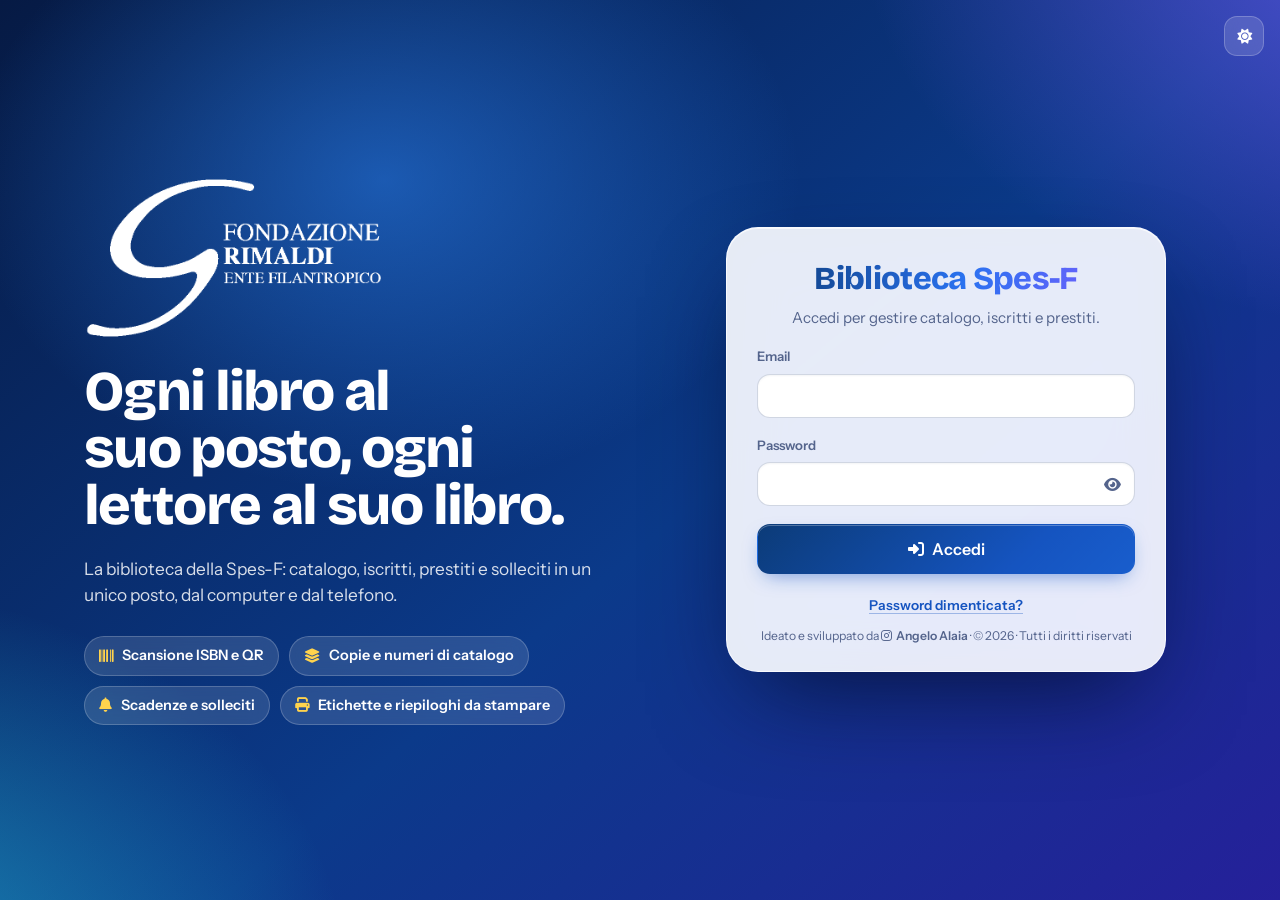
<file: club.html>
<!DOCTYPE html>
<!-- Biblioteca Spes-F · Fondazione Grimaldi
     © 2026 Angelo Alaia – Tutti i diritti riservati. Ideazione e sviluppo: Angelo Alaia. -->
<html lang="it">
<head>
  <meta charset="UTF-8">
  <script src="tema.js"></script>
  <script>/* passaggi animati tra pagine: un passaggio interrotto non è un errore */addEventListener('unhandledrejection',function(e){var r=e.reason;if(r&&/Transition was aborted|ViewTransition/i.test(String(r.message||r)))e.preventDefault()});['pagereveal','pageswap'].forEach(function(v){addEventListener(v,function(e){var t=e.viewTransition;if(!t)return;[t.ready,t.finished,t.updateCallbackDone].forEach(function(x){x&&x.catch(function(){})});if(v==='pageswap'&&window.__noVT)t.skipTransition();if(v==='pagereveal')document.documentElement.classList.add('vt-nav')})})</script>
  <script type="speculationrules">{"prerender":[{"source":"document","where":{"and":[{"href_matches":"/*.html"},{"not":{"href_matches":"/login.html*"}},{"not":{"selector_matches":"[target=_blank]"}}]},"eagerness":"moderate"}]}</script>
  <meta name="author" content="Angelo Alaia">
  <meta name="copyright" content="© 2026 Angelo Alaia – Tutti i diritti riservati">
  <meta name="robots" content="noindex, nofollow">
  <meta name="viewport" content="width=device-width, initial-scale=1.0, viewport-fit=cover">
  <title>Club | Biblioteca Spes-F</title>
  <link rel="icon" href="icona-64.png" type="image/png">
  <link rel="manifest" href="manifest.webmanifest">
  <link rel="apple-touch-icon" href="icona-180.png">
  <meta name="mobile-web-app-capable" content="yes">
  <meta name="apple-mobile-web-app-capable" content="yes">
  <meta name="apple-mobile-web-app-title" content="Spes-F">
  <meta name="apple-mobile-web-app-status-bar-style" content="black-translucent">
  <link rel="stylesheet" href="caratteri.css">
  <link rel="stylesheet" href="icone.css">
  <link rel="stylesheet" href="styles.css">
</head>
<body>
  <div class="shell">
    <aside id="app-sidebar" class="sidebar"></aside>
    <div class="main">
      <header id="app-header" class="topbar"></header>
      <main class="content">

        <div class="page-head">
          <div>
            <div class="title-row"><span class="page-ic c-orange"><i class="fa-solid fa-people-roof"></i></span><h1>Club</h1></div>
            <p>I gruppi di lettura della Fondazione, con la fascia d’età di ciascuno. Ogni iscritto fa parte di un club e ogni libro può essere consigliato a più club.</p>
          </div>
          <button class="btn btn-primary" id="btn-new"><i class="fa-solid fa-plus"></i> Crea un club</button>
        </div>

        <div class="clubs" id="clubs-grid"></div>
        <div id="clubs-empty" class="panel hidden"></div>

      </main>
    </div>
  </div>
  <div class="scrim" id="scrim"></div>

  <dialog class="modal" id="club-dialog" aria-labelledby="club-title">
    <div class="modal-h">
      <h2 id="club-title">Crea un club</h2>
      <button class="icon-btn" data-close aria-label="Chiudi"><i class="fa-solid fa-xmark"></i></button>
    </div>
    <form id="club-form" class="modal-b" autocomplete="off">
      <input type="hidden" id="c-id">
      <div class="field"><label for="c-nome">Nome del club *</label><input class="input" id="c-nome" required placeholder="es. Mini club"></div>
      <div class="field">
        <label>Fascia d’età</label>
        <div class="grid2">
          <div class="field"><label for="c-min" class="hint">Da (anni)</label><input type="number" class="input" id="c-min" min="0" max="120" step="1" placeholder="es. 9"></div>
          <div class="field"><label for="c-max" class="hint">A (anni)</label><input type="number" class="input" id="c-max" min="0" max="120" step="1" placeholder="es. 11"></div>
        </div>
        <label class="check switch"><input type="checkbox" role="switch" id="c-adulti"><span class="sw-track" aria-hidden="true"></span><span>Club per adulti, senza limiti d’età (es. Genitori)</span></label>
        <p class="hint" id="c-preview" aria-live="polite"></p>
      </div>
      <div class="field"><label for="c-desc">Descrizione (facoltativa)</label><input class="input" id="c-desc" placeholder="A chi è rivolto e cosa si fa"></div>
      <div class="field">
        <label>Colore</label>
        <div class="swatches" id="c-colors" role="radiogroup" aria-label="Colore del club"></div>
      </div>
    </form>
    <div class="modal-f">
      <button type="button" class="btn" data-close>Annulla</button>
      <button type="submit" form="club-form" class="btn btn-primary" id="c-submit">Crea il club</button>
    </div>
  </dialog>

  <script src="firebase-config.js"></script>
  <script src="firebase-app-compat.js"></script>
  <script src="firebase-auth-compat.js"></script>
  <script src="firebase-firestore-compat.js"></script>
  <script src="cloud.js"></script>
  <script src="state.js"></script>
  <script src="app.js"></script>
  <script>
    const $id = (id) => document.getElementById(id);

    function render() {
      const clubs = store.getClubsSorted();
      const members = store.getMembers(), books = store.getBooks();
      const reading = store.getCalculatedLoans().filter(l => !l.dataRestituzione);

      $id('clubs-empty').classList.toggle('hidden', clubs.length > 0);
      $id('clubs-empty').innerHTML = UI.empty('fa-people-roof', 'Nessun club in archivio', 'Crea il primo club per assegnarvi iscritti e libri.');

      $id('clubs-grid').innerHTML = clubs.map(c => {
        const nSoci = members.filter(m => m.clubId === c.id).length;
        const consigliati = books.filter(b => (b.clubIds || []).includes(c.id));
        const nLibri = store.getTitles(consigliati).length; /* titoli diversi: le copie dello stesso libro contano una volta */
        const nLett = reading.filter(l => l.socio.clubId === c.id).length;
        const ranged = c.etaMin != null || c.etaMax != null;
        const age = c.etaMin != null && c.etaMax != null ? `${c.etaMin}–${c.etaMax}` : c.etaMin != null ? `${c.etaMin}+` : c.etaMax != null ? `≤${c.etaMax}` : 'Adulti';
        return `
        <article class="club-card" style="--cc:${c.colore}">
          <div class="club-band">
            <div class="club-age">${esc(age)}${ranged ? '<small>anni</small>' : ''}</div>
            <h3>${esc(c.nome)}</h3>
          </div>
          <div class="club-body">
            ${c.descrizione ? `<p>${esc(c.descrizione)}</p>` : ''}
            <div class="club-stats">
              <a href="iscritti.html?club=${encodeURIComponent(c.id)}"><b>${nSoci}</b>${nSoci === 1 ? 'iscritto' : 'iscritti'}</a>
              <a href="catalogo.html?club=${encodeURIComponent(c.id)}"><b>${nLibri}</b>${nLibri === 1 ? 'titolo' : 'titoli'}${consigliati.length > nLibri ? ` <small>${consigliati.length} copie</small>` : ''}</a>
              <span><b>${nLett}</b>in lettura</span>
            </div>
          </div>
          <div class="club-foot">
            <button class="icon-btn" data-edit="${esc(c.id)}" aria-label="Modifica ${esc(c.nome)}"><i class="fa-solid fa-pen"></i></button>
            <button class="icon-btn danger" data-del="${esc(c.id)}" aria-label="Elimina ${esc(c.nome)}"><i class="fa-solid fa-trash"></i></button>
          </div>
        </article>`;
      }).join('');
      staggerOnce($id('clubs-grid'));
    }

    function syncAdulti() {
      const ad = $id('c-adulti').checked;
      ['c-min', 'c-max'].forEach(id => { $id(id).disabled = ad; if (ad) $id(id).value = ''; });
      preview();
    }
    function preview() {
      const c = { etaMin: $id('c-min').value === '' ? null : +$id('c-min').value, etaMax: $id('c-max').value === '' ? null : +$id('c-max').value };
      $id('c-preview').innerHTML = `Comparirà come: <span class="preview-age">${esc(store.clubEta(c))}</span>`;
    }

    function openClub(c) {
      $id('club-form').reset();
      $id('c-id').value = c ? c.id : '';
      $id('club-title').textContent = c ? 'Modifica club' : 'Crea un club';
      $id('c-submit').textContent = c ? 'Salva modifiche' : 'Crea il club';
      const used = store.getClubs().map(x => x.colore);
      const colore = c ? c.colore : (FG.coloriClub.find(x => !used.includes(x)) || FG.coloriClub[0]);
      $id('c-colors').innerHTML = FG.coloriClub.map((x, i) => `<label class="swatch" style="--cc:${x}"><input type="radio" name="colore" value="${x}" ${x === colore ? 'checked' : ''} aria-label="Colore ${i + 1}"><span></span></label>`).join('');
      if (c) {
        $id('c-nome').value = c.nome; $id('c-desc').value = c.descrizione || '';
        $id('c-min').value = c.etaMin ?? ''; $id('c-max').value = c.etaMax ?? '';
        $id('c-adulti').checked = c.etaMin == null && c.etaMax == null;
      }
      syncAdulti();
      openDlg('club-dialog');
    }

    onReady(() => {
      $id('btn-new').addEventListener('click', () => openClub(null));
      $id('c-adulti').addEventListener('change', syncAdulti);
      ['c-min', 'c-max'].forEach(id => $id(id).addEventListener('input', preview));

      $id('clubs-grid').addEventListener('click', async (e) => {
        const ed = e.target.closest('[data-edit]'), del = e.target.closest('[data-del]');
        if (ed) openClub(store.getClub(ed.dataset.edit));
        if (del) {
          const c = store.getClub(del.dataset.del);
          const nLibri = store.getTitles(store.getBooks().filter(b => (b.clubIds || []).includes(c.id))).length;
          const nIscr = store.getMembers().filter(m => m.clubId === c.id).length;
          if (nIscr) return toast(nIscr === 1 ? 'Il club ha 1 iscritto: spostalo in un altro club prima di eliminarlo.' : `Il club ha ${nIscr} iscritti: spostali in un altro club prima di eliminarlo.`, 'err');
          if (!(await UI.confirm(nLibri ? `${nLibri === 1 ? '1 libro non sarà più consigliato' : nLibri + ' libri non saranno più consigliati'} a questo club.` : 'Il club verrà rimosso dall’archivio.', { title: `Eliminare il club “${c.nome}”?`, ok: 'Elimina il club', danger: true }))) return;
          const r = store.deleteClub(c.id);
          r.ok ? toast('Club eliminato') : toast(r.error, 'err');
          render();
        }
      });

      $id('club-form').addEventListener('submit', (e) => {
        e.preventDefault();
        const adulti = $id('c-adulti').checked;
        const data = {
          nome: $id('c-nome').value, descrizione: $id('c-desc').value,
          etaMin: adulti ? null : $id('c-min').value, etaMax: adulti ? null : $id('c-max').value,
          colore: (document.querySelector('input[name="colore"]:checked') || {}).value
        };
        if (!adulti && data.etaMin === '' && data.etaMax === '') return toast('Indica la fascia d’età oppure spunta “Club per adulti”.', 'err');
        const id = $id('c-id').value;
        const r = id ? store.updateClub(id, data) : store.addClub(data);
        if (!r.ok) return toast(r.error, 'err');
        toast(id ? 'Club aggiornato' : 'Club creato');
        closeDlg('club-dialog'); render();
      });

      render();
      if (new URLSearchParams(location.search).get('action') === 'new') openClub(null);
    });
  </script>
</body>
</html>
</file>
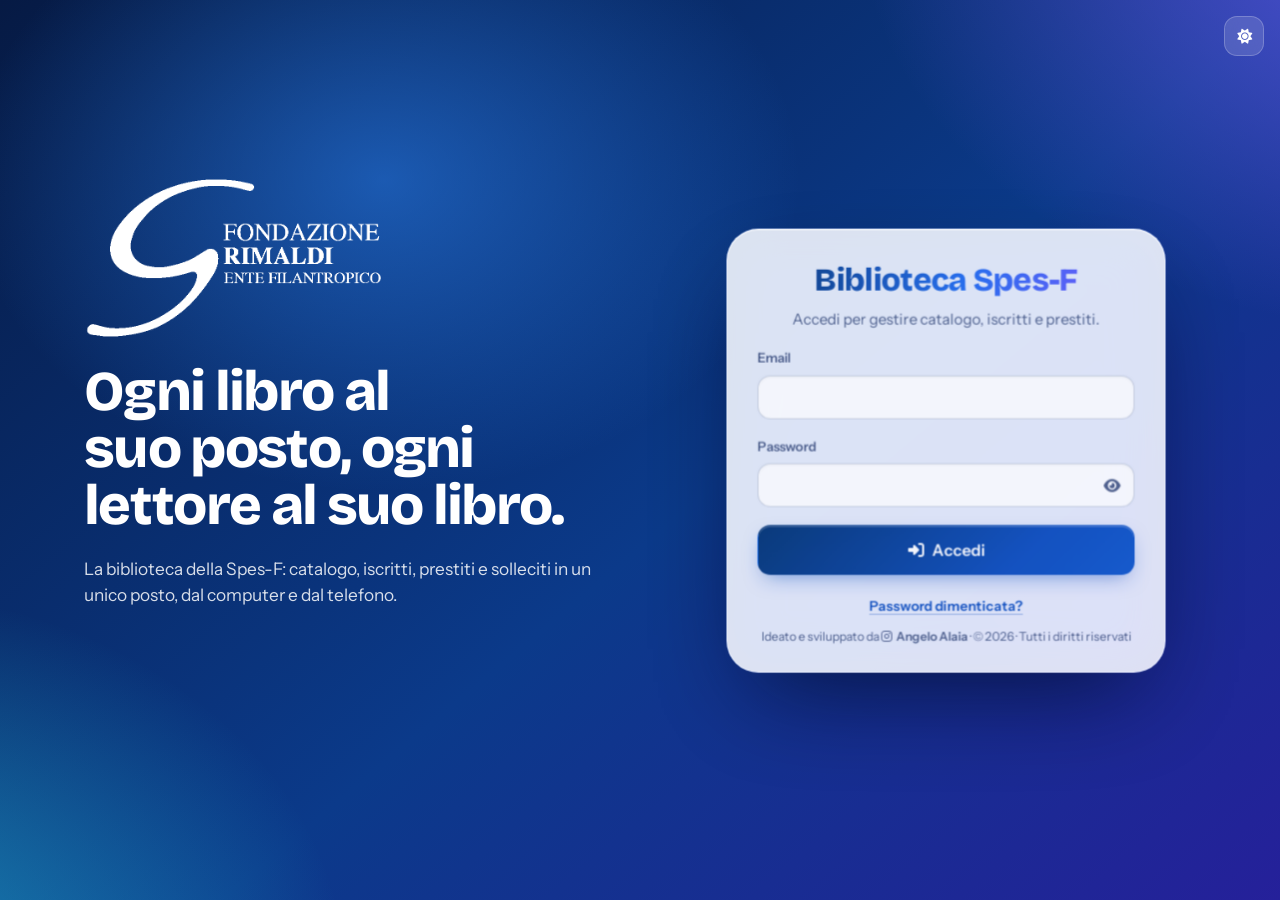
<file: iscritti.html>
<!DOCTYPE html>
<!-- Biblioteca Spes-F · Fondazione Grimaldi
     © 2026 Angelo Alaia – Tutti i diritti riservati. Ideazione e sviluppo: Angelo Alaia. -->
<html lang="it">
<head>
  <meta charset="UTF-8">
  <script src="tema.js"></script>
  <script>/* passaggi animati tra pagine: un passaggio interrotto non è un errore */addEventListener('unhandledrejection',function(e){var r=e.reason;if(r&&/Transition was aborted|ViewTransition/i.test(String(r.message||r)))e.preventDefault()});['pagereveal','pageswap'].forEach(function(v){addEventListener(v,function(e){var t=e.viewTransition;if(!t)return;[t.ready,t.finished,t.updateCallbackDone].forEach(function(x){x&&x.catch(function(){})});if(v==='pageswap'&&window.__noVT)t.skipTransition();if(v==='pagereveal')document.documentElement.classList.add('vt-nav')})})</script>
  <script type="speculationrules">{"prerender":[{"source":"document","where":{"and":[{"href_matches":"/*.html"},{"not":{"href_matches":"/login.html*"}},{"not":{"selector_matches":"[target=_blank]"}}]},"eagerness":"moderate"}]}</script>
  <meta name="author" content="Angelo Alaia">
  <meta name="copyright" content="© 2026 Angelo Alaia – Tutti i diritti riservati">
  <meta name="robots" content="noindex, nofollow">
  <meta name="viewport" content="width=device-width, initial-scale=1.0, viewport-fit=cover">
  <title>Iscritti alla Spes-F | Biblioteca Spes-F</title>
  <link rel="icon" href="icona-64.png" type="image/png">
  <link rel="manifest" href="manifest.webmanifest">
  <link rel="apple-touch-icon" href="icona-180.png">
  <meta name="mobile-web-app-capable" content="yes">
  <meta name="apple-mobile-web-app-capable" content="yes">
  <meta name="apple-mobile-web-app-title" content="Spes-F">
  <meta name="apple-mobile-web-app-status-bar-style" content="black-translucent">
  <link rel="stylesheet" href="caratteri.css">
  <link rel="stylesheet" href="icone.css">
  <link rel="stylesheet" href="styles.css">
</head>
<body>
  <div class="shell">
    <aside id="app-sidebar" class="sidebar"></aside>
    <div class="main">
      <header id="app-header" class="topbar"></header>
      <main class="content">

        <div class="page-head">
          <div>
            <div class="title-row"><span class="page-ic c-teal"><i class="fa-solid fa-users"></i></span><h1>Iscritti alla Spes-F</h1></div>
            <p>Chi partecipa ai club di lettura, a quale club appartiene e cosa ha in prestito.</p>
          </div>
          <div class="head-actions">
            <button class="btn" id="btn-import" title="Aggiungi in un colpo solo gli iscritti di un elenco preparato (file .json)"><i class="fa-solid fa-file-import"></i> Importa elenco</button>
            <input type="file" id="members-file" accept=".json,application/json" hidden>
            <button class="btn btn-primary" id="btn-new"><i class="fa-solid fa-user-plus"></i> Nuovo iscritto</button>
          </div>
        </div>

        <div class="toolbar">
          <div class="search">
            <i class="fa-solid fa-magnifying-glass"></i>
            <input class="input" id="f-search" type="search" placeholder="Nome, email o telefono" aria-label="Cerca tra gli iscritti">
          </div>
          <select class="input" id="f-club" aria-label="Club"><option value="">Tutti i club</option></select>
        </div>

        <div class="people" id="members-grid"></div>
        <div id="members-pager"></div>
        <div id="members-empty" class="panel hidden"></div>

      </main>
    </div>
  </div>
  <div class="scrim" id="scrim"></div>

  <dialog class="modal" id="member-dialog" aria-labelledby="member-title">
    <div class="modal-h">
      <h2 id="member-title">Nuovo iscritto alla Spes-F</h2>
      <button class="icon-btn" data-close aria-label="Chiudi"><i class="fa-solid fa-xmark"></i></button>
    </div>
    <form id="member-form" class="modal-b" autocomplete="off">
      <input type="hidden" id="m-id">
      <div class="grid2">
        <div class="field"><label for="m-nome">Nome *</label><input class="input" id="m-nome" required></div>
        <div class="field"><label for="m-cognome">Cognome *</label><input class="input" id="m-cognome" required></div>
      </div>
      <div class="grid2">
        <div class="field"><label for="m-email">Email <span class="opt">consigliata</span></label><input type="email" class="input" id="m-email" placeholder="nome@esempio.it"></div>
        <div class="field"><label for="m-tel">Telefono o WhatsApp <span class="opt">consigliato</span></label><input type="tel" class="input" id="m-tel" placeholder="333 1234567"></div>
      </div>
      <p class="hint"><i class="fa-regular fa-lightbulb"></i> Email e telefono non sono obbligatori, ma servono per inviare i solleciti di riconsegna.</p>
      <div class="grid2">
        <div class="field"><label for="m-nascita">Data di nascita</label><input type="date" class="input" id="m-nascita"></div>
        <div class="field"><label for="m-club">Club</label><select class="input" id="m-club"></select></div>
      </div>
      <p class="hint" id="m-hint" aria-live="polite">Inserisci la data di nascita e ti suggerisco il club adatto all’età.</p>
    </form>
    <div class="modal-f">
      <button type="button" class="btn" data-close>Annulla</button>
      <button type="submit" form="member-form" class="btn btn-primary" id="m-submit">Salva iscritto</button>
    </div>
  </dialog>

  <script src="firebase-config.js"></script>
  <script src="firebase-app-compat.js"></script>
  <script src="firebase-auth-compat.js"></script>
  <script src="firebase-firestore-compat.js"></script>
  <script src="cloud.js"></script>
  <script src="state.js"></script>
  <script src="app.js"></script>
  <script>
    const $id = (id) => document.getElementById(id);

    const pg = { page: 1 };
    function render() {
      const q = $id('f-search').value.trim().toLowerCase(), club = $id('f-club').value;
      const loans = store.getLoans(), books = new Map(store.getBooks().map(b => [b.id, b]));
      const list = store.getMembers().filter(m =>
        (!q || [m.nome, m.cognome, m.email, m.telefono].some(v => (v || '').toLowerCase().includes(q))) && (!club || (club === 'none' ? !store.getClub(m.clubId) : m.clubId === club)));

      $id('members-empty').classList.toggle('hidden', list.length > 0);
      $id('members-empty').innerHTML = UI.empty('fa-user-group', 'Qui non c’è nessuno', 'Prova con un altro nome oppure registra un nuovo iscritto.');

      const clubs = Object.fromEntries(store.getClubs().map(c => [c.id, c]));
      const info = UI.pageSlice(list, pg, 24);
      $id('members-pager').innerHTML = UI.pager(info, 'iscritti');
      $id('members-grid').innerHTML = info.items.map(m => {
        const open = loans.filter(l => l.iscrittoId === m.id && !l.dataRestituzione), n = open.length;
        const cats = open.map(l => (books.get(l.libroId) || {}).catalogo || (l.snap || {}).catalogo).filter(Boolean);
        return `
        <article class="person">
          <div class="person-top">
            ${UI.avatar(m)}
            <div style="min-width:0">
              <h3>${esc(m.nome)} ${esc(m.cognome)}</h3>
              ${UI.clubTag(clubs[m.clubId], true)}
            </div>
          </div>
          <div class="contact">
            ${m.email ? `<a href="mailto:${encodeURIComponent(m.email)}"><i class="fa-regular fa-envelope"></i>${esc(m.email)}</a>` : ''}
            ${store.ageOf(m.dataNascita) != null ? `<span><i class="fa-solid fa-cake-candles"></i>${store.ageOf(m.dataNascita)} anni${clubs[m.clubId] && !store.ageFits(clubs[m.clubId], store.ageOf(m.dataNascita)) ? ' <span class="tag warn">fuori fascia</span>' : ''}</span>` : ''}
            ${m.telefono ? `<a href="tel:${encodeURIComponent((m.telefono || '').replace(/\s/g, ''))}"><i class="fa-solid fa-phone"></i>${esc(m.telefono)}</a>` : ''}
            ${!m.email && !m.telefono ? '<span class="contact-missing"><i class="fa-regular fa-bell-slash"></i>Nessun contatto: aggiungilo per poter inviare i solleciti</span>' : ''}
          </div>
          <div class="person-foot">
            <span class="reading">${n === 0 ? 'Nessun libro in lettura' : n === 1 ? '1 libro in lettura' : `${n} libri in lettura`}${cats.length ? ` <span class="reading-cats">${cats.map(c => UI.catTag(c)).join('')}</span>` : ''}</span>
            <span class="actions">
              <button class="icon-btn" data-edit="${esc(m.id)}" aria-label="Modifica ${esc(m.nome)} ${esc(m.cognome)}"><i class="fa-solid fa-pen"></i></button>
              <button class="icon-btn danger" data-del="${esc(m.id)}" aria-label="Elimina ${esc(m.nome)} ${esc(m.cognome)}"><i class="fa-solid fa-trash"></i></button>
            </span>
          </div>
        </article>`;
      }).join('');
      staggerOnce($id('members-grid'));
    }

    function fillClubs() {
      const opts = store.getClubsSorted().map(c => `<option value="${esc(c.id)}">${esc(c.nome)} · ${esc(store.clubEta(c))}</option>`).join('');
      $id('m-club').innerHTML = '<option value="">Nessun club</option>' + opts;
      const cur = $id('f-club').value;
      $id('f-club').innerHTML = '<option value="">Tutti i club</option>' + opts + '<option value="none">Senza club</option>';
      $id('f-club').value = cur;
    }

    /* Suggerisce il club in base all'età e avvisa se il club scelto è fuori fascia */
    let clubTouched = false;
    function ageHint() {
      const age = store.ageOf($id('m-nascita').value), hint = $id('m-hint');
      if (age == null) { hint.className = 'hint'; hint.textContent = 'Inserisci la data di nascita e ti suggerisco il club adatto all’età.'; return; }
      const sug = store.suggestClub(age);
      if (!clubTouched && sug) $id('m-club').value = sug.id;
      const cur = store.getClub($id('m-club').value);
      if (cur && !store.ageFits(cur, age)) { hint.className = 'hint warn'; hint.textContent = `${age} anni: è fuori dalla fascia di “${cur.nome}” (${store.clubEta(cur)}).${sug ? ` Club adatto: ${sug.nome}.` : ''}`; }
      else { hint.className = 'hint'; hint.textContent = `${age} anni${sug ? ` · club adatto: ${sug.nome} (${store.clubEta(sug)})` : ' · nessun club per questa età'}.`; }
    }

    function openMember(m) {
      $id('member-form').reset();
      $id('m-id').value = m ? m.id : '';
      $id('member-title').textContent = m ? 'Modifica iscritto' : 'Nuovo iscritto alla Spes-F';
      $id('m-submit').textContent = m ? 'Salva modifiche' : 'Salva iscritto';
      clubTouched = !!m;
      if (m) { $id('m-nome').value = m.nome; $id('m-cognome').value = m.cognome; $id('m-email').value = m.email || ''; $id('m-tel').value = m.telefono || ''; $id('m-nascita').value = m.dataNascita || ''; $id('m-club').value = store.getClub(m.clubId) ? m.clubId : ''; }
      ageHint();
      openDlg('member-dialog');
    }

    onReady(() => {
      fillClubs();
      ['f-search', 'f-club'].forEach(id => $id(id).addEventListener('input', () => { pg.page = 1; render(); }));
      UI.bindPager($id('members-pager'), pg, render);
      $id('btn-new').addEventListener('click', () => openMember(null));
      /* Importa un elenco di iscritti: prima mostra cosa verrà aggiunto, poi aggiunge (senza toccare chi c'è già) */
      $id('btn-import').addEventListener('click', () => { $id('members-file').value = ''; $id('members-file').click(); });
      $id('members-file').addEventListener('change', async () => {
        const f = $id('members-file').files[0]; if (!f) return;
        const text = await f.text(); $id('members-file').value = ''; /* così lo stesso file si può scegliere di nuovo */
        let pkg; try { pkg = JSON.parse(text); } catch { return toast('Il file non si può leggere: scegli il file .json dell’elenco.', 'err'); }
        const plan = store.planMembersImport(pkg);
        if (!plan.ok) return toast(plan.error, 'err');
        if (!plan.add.length) return toast(plan.dup.length ? `Tutti i ${plan.dup.length} iscritti dell’elenco sono già presenti: non c’è nulla da aggiungere.` : 'L’elenco è vuoto.');
        const per = {}; plan.add.forEach(m => { const k = m.clubNome || 'Senza club'; per[k] = (per[k] || 0) + 1; });
        const righe = [
          `Verranno aggiunti ${plan.add.length} iscritti: ${Object.entries(per).map(([k, n]) => `${k} ${n}`).join(', ')}.`,
          plan.newClubs.length ? `Nuovi club: ${plan.newClubs.map(c => `${c.nome} (${c.etaMin ?? '?'}–${c.etaMax ?? '?'} anni)`).join(', ')}.` : '',
          plan.dup.length ? `${plan.dup.length} già presenti verranno saltati: ${plan.dup.slice(0, 5).join(', ')}${plan.dup.length > 5 ? '…' : ''}.` : '',
          'Chi è già in archivio non viene modificato. Telefono ed email si possono aggiungere dopo, dalla scheda di ciascuno.'
        ];
        if (!(await UI.confirm(righe.join('\n'), { title: 'Importare l’elenco?', ok: `Aggiungi ${plan.add.length} iscritti` }))) return;
        const r = store.applyMembersImport(plan);
        if (!r.ok) return toast(r.error, 'err');
        fillClubs(); pg.page = 1; render(); updateBadge();
        toast(`${r.added} iscritti aggiunti${r.clubs ? ` e ${r.clubs} nuovi club` : ''}`);
      });
      $id('m-nascita').addEventListener('input', ageHint);
      $id('m-club').addEventListener('change', () => { clubTouched = true; ageHint(); });

      $id('members-grid').addEventListener('click', async (e) => {
        const ed = e.target.closest('[data-edit]'), del = e.target.closest('[data-del]');
        if (ed) openMember(store.getMembers().find(m => m.id === ed.dataset.edit));
        if (del) {
          const m = store.getMembers().find(x => x.id === del.dataset.del);
          if (!(await UI.confirm('La scheda verrà rimossa dall’anagrafica. I prestiti già chiusi restano nello storico e nel riepilogo.', { title: `Eliminare ${m.nome} ${m.cognome}?`, ok: 'Elimina', danger: true }))) return;
          const r = store.deleteMember(m.id);
          r.ok ? toast('Iscritto eliminato') : toast(r.error, 'err');
          render();
        }
      });

      $id('member-form').addEventListener('submit', (e) => {
        e.preventDefault();
        const data = { nome: $id('m-nome').value.trim(), cognome: $id('m-cognome').value.trim(), email: $id('m-email').value.trim(), telefono: $id('m-tel').value.trim(), dataNascita: $id('m-nascita').value, clubId: $id('m-club').value || null };
        const id = $id('m-id').value;
        const r = id ? store.updateMember(id, data) : store.addMember(data);
        if (!r.ok) return toast(r.error, 'err');
        const who = id ? store.getMembers().find(x => x.id === id) : r.member;
        toast(id ? `Scheda aggiornata: ${who.nome} ${who.cognome}` : `Iscrizione registrata: ${who.nome} ${who.cognome}`, 'ok',
          id ? {} : { action: { label: 'Registra un prestito', run: () => { location.href = `prestiti.html?action=new&iscritto=${encodeURIComponent(who.id)}`; } } });
        closeDlg('member-dialog'); render();
      });

      const club = new URLSearchParams(location.search).get('club');
      const q0 = new URLSearchParams(location.search).get('q');
      if (q0) $id('f-search').value = q0;
      if (club) $id('f-club').value = club;
      render();
      if (new URLSearchParams(location.search).get('action') === 'new') openMember(null);
    });
  </script>
</body>
</html>
</file>
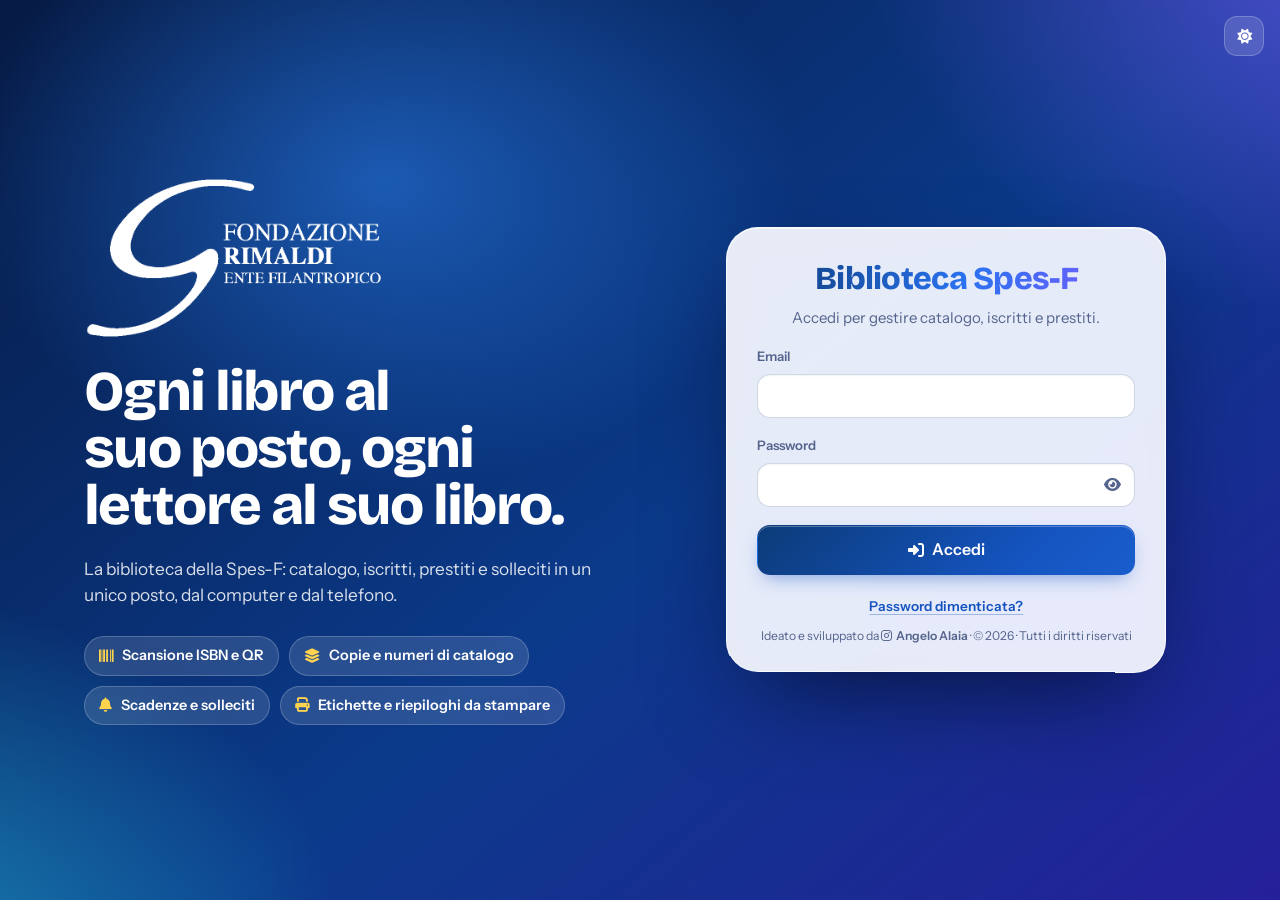
<file: login.html>
<!DOCTYPE html>
<!-- Biblioteca Spes-F · Fondazione Grimaldi
     © 2026 Angelo Alaia – Tutti i diritti riservati. Ideazione e sviluppo: Angelo Alaia. -->
<html lang="it">
<head>
  <meta charset="UTF-8">
  <script src="tema.js"></script>
  <script>/* passaggi animati tra pagine: un passaggio interrotto non è un errore */addEventListener('unhandledrejection',function(e){var r=e.reason;if(r&&/Transition was aborted|ViewTransition/i.test(String(r.message||r)))e.preventDefault()});['pagereveal','pageswap'].forEach(function(v){addEventListener(v,function(e){var t=e.viewTransition;if(!t)return;[t.ready,t.finished,t.updateCallbackDone].forEach(function(x){x&&x.catch(function(){})});if(v==='pageswap'&&window.__noVT)t.skipTransition();if(v==='pagereveal')document.documentElement.classList.add('vt-nav')})})</script>
  <meta name="author" content="Angelo Alaia">
  <meta name="copyright" content="© 2026 Angelo Alaia – Tutti i diritti riservati">
  <meta name="viewport" content="width=device-width, initial-scale=1.0, viewport-fit=cover">
  <meta name="robots" content="noindex, nofollow">
  <title>Accesso | Biblioteca Spes-F</title>
  <link rel="icon" href="icona-64.png" type="image/png">
  <link rel="manifest" href="manifest.webmanifest">
  <link rel="apple-touch-icon" href="icona-180.png">
  <meta name="mobile-web-app-capable" content="yes">
  <meta name="apple-mobile-web-app-capable" content="yes">
  <meta name="apple-mobile-web-app-title" content="Spes-F">
  <meta name="apple-mobile-web-app-status-bar-style" content="black-translucent">
  <link rel="stylesheet" href="caratteri.css">
  <link rel="stylesheet" href="icone.css">
  <link rel="stylesheet" href="styles.css">
</head>
<body class="login-page">
  <button type="button" class="icon-btn theme-btn login-theme" id="theme-btn" aria-label="Cambia tema: chiaro o scuro" title="Tema chiaro / scuro"><i class="fa-solid fa-sun"></i><i class="fa-solid fa-moon"></i></button>
  <main class="login">
    <section class="login-side">
      <img src="logo-grimaldi-negativo.png" alt="Fondazione Grimaldi Ente Filantropico">
      <h2>Ogni libro al suo posto, ogni lettore al suo libro.</h2>
      <p>La biblioteca della Spes-F: catalogo, iscritti, prestiti e solleciti in un unico posto, dal computer e dal telefono.</p>
      <ul class="login-feats">
        <li style="--i:0"><i class="fa-solid fa-barcode"></i>Scansione ISBN e QR</li>
        <li style="--i:1"><i class="fa-solid fa-layer-group"></i>Copie e numeri di catalogo</li>
        <li style="--i:2"><i class="fa-solid fa-bell"></i>Scadenze e solleciti</li>
        <li style="--i:3"><i class="fa-solid fa-print"></i>Etichette e riepiloghi da stampare</li>
      </ul>
    </section>
    <form class="login-card" id="login-form" novalidate>
      <h1>Biblioteca Spes-F</h1>
      <p id="login-sub">Accedi per gestire catalogo, iscritti e prestiti.</p>

      <div class="field"><label for="email">Email</label><input class="input" type="email" id="email" autocomplete="username" required></div>
      <div class="field">
        <label for="password">Password</label>
        <div class="pw">
          <input class="input" type="password" id="password" autocomplete="current-password" required>
          <button type="button" class="icon-btn" id="toggle-pw" aria-label="Mostra la password"><i class="fa-solid fa-eye"></i></button>
        </div>
      </div>
      <button class="btn btn-primary" id="login-btn" type="submit"><i class="fa-solid fa-right-to-bracket"></i> Accedi</button>
      <p class="login-msg" id="login-msg" role="alert" aria-live="polite"></p>
      <p style="text-align:center"><button type="button" class="linkish" id="reset-pw">Password dimenticata?</button></p>
      <p class="login-foot">Ideato e sviluppato da <a class="ig" href="https://www.instagram.com/angelo.alaia/" target="_blank" rel="noopener noreferrer" title="Angelo Alaia su Instagram (@angelo.alaia)"><i class="fa-brands fa-instagram"></i> Angelo Alaia</a> · © 2026 · Tutti i diritti riservati</p>
    </form>
  </main>

  <script src="firebase-config.js"></script>
  <script src="firebase-app-compat.js"></script>
  <script src="firebase-auth-compat.js"></script>
  <script src="cloud.js"></script>
  <script>
    const $id = (id) => document.getElementById(id);

    /* Effetti grafici: scheda che segue il cursore e increspatura sul pulsante */
    (() => {
      const calm = matchMedia('(prefers-reduced-motion: reduce)').matches, fine = matchMedia('(hover: hover) and (pointer: fine)').matches;
      const card = document.querySelector('.login-card'), wrap = card.parentElement;
      if (fine && !calm) {
        wrap.addEventListener('pointermove', (e) => {
          const r = card.getBoundingClientRect(), x = (e.clientX - r.left) / r.width - .5, y = (e.clientY - r.top) / r.height - .5;
          card.style.transform = `rotateY(${(x * 5).toFixed(2)}deg) rotateX(${(-y * 5).toFixed(2)}deg)`;
          card.classList.add('fx-spot'); card.style.setProperty('--mx', `${e.clientX - r.left}px`); card.style.setProperty('--my', `${e.clientY - r.top}px`);
        });
        wrap.addEventListener('pointerleave', () => { card.style.transform = ''; card.style.removeProperty('--mx'); });
      }
      if (!calm) document.addEventListener('pointerdown', (e) => {
        const b = e.target.closest('.btn'); if (!b) return;
        const r = b.getBoundingClientRect(), d = Math.max(r.width, r.height) * 2.2, sp = document.createElement('span');
        sp.className = 'ripple'; sp.style.cssText = `width:${d}px;height:${d}px;left:${e.clientX - r.left - d / 2}px;top:${e.clientY - r.top - d / 2}px`;
        b.appendChild(sp); setTimeout(() => sp.remove(), 650);
      });
    })();

    document.getElementById('theme-btn').addEventListener('click', (e) => window.Theme && Theme.toggle(e));

    const say = (t, c = 'err') => { $id('login-msg').textContent = t; $id('login-msg').className = `login-msg ${c}`; };
    const params = new URLSearchParams(location.search);
    /* Torna solo a pagine di questo sito (niente indirizzi esterni) */
    const next = /^[a-z]+\.html(\?[\w=&%.-]*)?$/i.test(params.get('next') || '') ? params.get('next') : 'index.html';

    const errore = (e) => ({
      'auth/invalid-email': 'L’indirizzo email non è valido.',
      'auth/missing-password': 'Inserisci la password.',
      'auth/invalid-credential': 'Email o password non corretti.',
      'auth/wrong-password': 'Email o password non corretti.',
      'auth/user-not-found': 'Email o password non corretti.',
      'auth/user-disabled': 'Questo account è stato disattivato.',
      'auth/too-many-requests': 'Troppi tentativi. Attendi qualche minuto e riprova.',
      'auth/network-request-failed': 'Connessione assente: controlla internet e riprova.'
    }[e && e.code] || 'Accesso non riuscito. Riprova.');

    $id('toggle-pw').addEventListener('click', () => {
      const p = $id('password'), show = p.type === 'password';
      p.type = show ? 'text' : 'password';
      $id('toggle-pw').innerHTML = `<i class="fa-solid ${show ? 'fa-eye-slash' : 'fa-eye'}"></i>`;
      $id('toggle-pw').setAttribute('aria-label', show ? 'Nascondi la password' : 'Mostra la password');
    });

    if (!window.Cloud || !Cloud.enabled) {
      /* Modalità locale: il login non serve */
      $id('login-sub').textContent = 'Il programma è in modalità locale: non serve accedere.';
      $id('login-form').querySelectorAll('.field, #reset-pw').forEach(el => el.classList.add('hidden'));
      $id('login-btn').innerHTML = 'Apri la biblioteca';
      $id('login-form').addEventListener('submit', (e) => { e.preventDefault(); location.href = 'index.html'; });
    } else {
      Cloud.init();
      if (params.get('negato')) say('Questo account non è autorizzato ad accedere alla biblioteca.');
      firebase.auth().onAuthStateChanged(async (u) => { if (await Cloud.allowed(u)) { window.__noVT = true; location.replace(next); } });

      $id('login-form').addEventListener('submit', async (e) => {
        e.preventDefault();
        const email = $id('email').value.trim(), pw = $id('password').value;
        if (!email || !pw) return say('Inserisci email e password.');
        $id('login-btn').disabled = true; say('Accesso in corso…', '');
        try {
          await firebase.auth().setPersistence(firebase.auth.Auth.Persistence.LOCAL);
          const { user } = await firebase.auth().signInWithEmailAndPassword(email, pw);
          if (!(await Cloud.allowed(user))) { await firebase.auth().signOut(); say('Questo account non è autorizzato ad accedere alla biblioteca.'); }
        } catch (err) { say(errore(err)); }
        $id('login-btn').disabled = false;
      });

      $id('reset-pw').addEventListener('click', async () => {
        const email = $id('email').value.trim();
        if (!email) { $id('email').focus(); return say('Scrivi la tua email qui sopra, poi premi di nuovo “Password dimenticata?”.'); }
        try { await firebase.auth().sendPasswordResetEmail(email); say('Se l’email è registrata, riceverai un link per scegliere una nuova password.', 'ok'); }
        catch (err) { say(errore(err)); }
      });
    }
  </script>
</body>
</html>
</file>
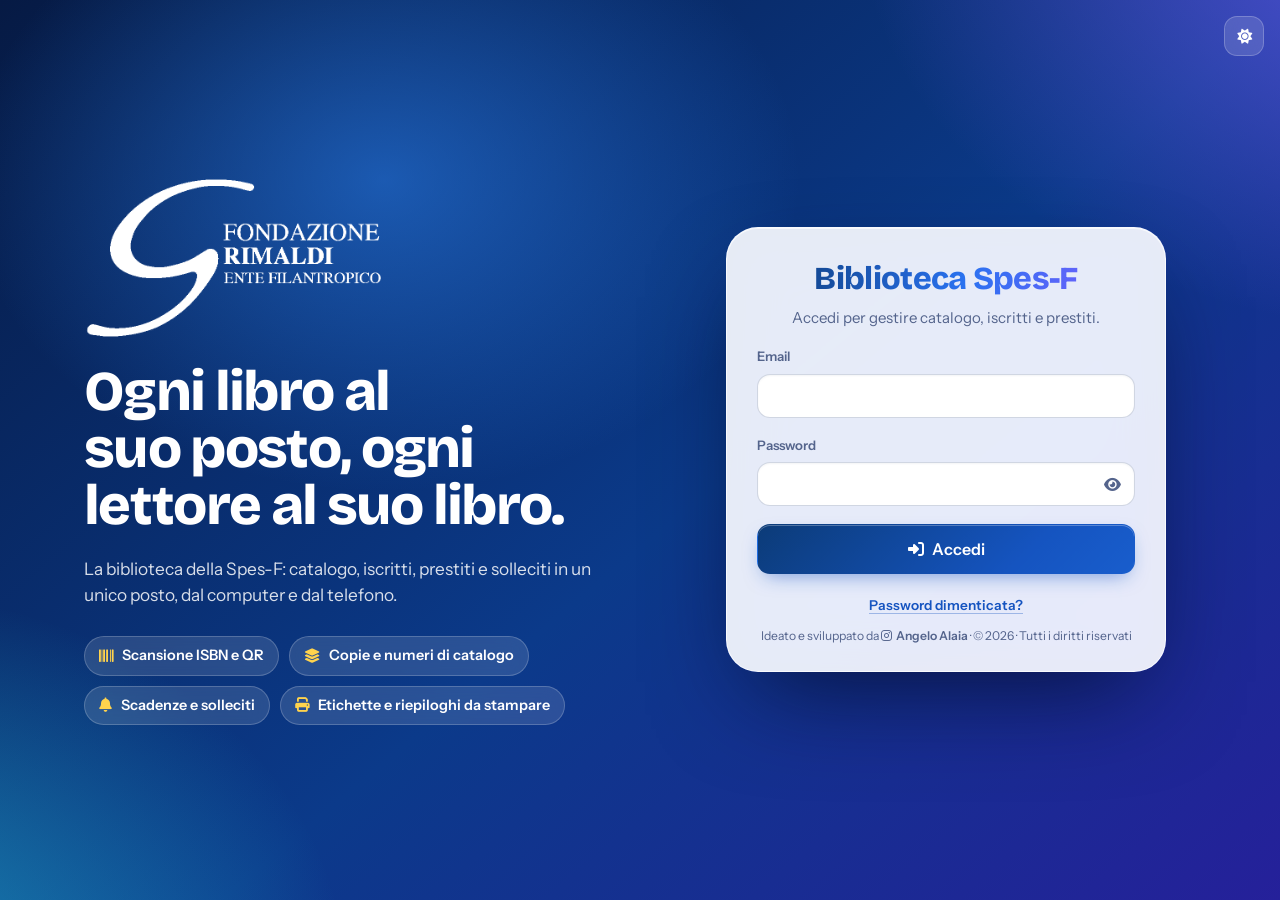
<file: notifiche.html>
<!DOCTYPE html>
<!-- Biblioteca Spes-F · Fondazione Grimaldi
     © 2026 Angelo Alaia – Tutti i diritti riservati. Ideazione e sviluppo: Angelo Alaia. -->
<html lang="it">
<head>
  <meta charset="UTF-8">
  <script src="tema.js"></script>
  <script>/* passaggi animati tra pagine: un passaggio interrotto non è un errore */addEventListener('unhandledrejection',function(e){var r=e.reason;if(r&&/Transition was aborted|ViewTransition/i.test(String(r.message||r)))e.preventDefault()});['pagereveal','pageswap'].forEach(function(v){addEventListener(v,function(e){var t=e.viewTransition;if(!t)return;[t.ready,t.finished,t.updateCallbackDone].forEach(function(x){x&&x.catch(function(){})});if(v==='pageswap'&&window.__noVT)t.skipTransition();if(v==='pagereveal')document.documentElement.classList.add('vt-nav')})})</script>
  <script type="speculationrules">{"prerender":[{"source":"document","where":{"and":[{"href_matches":"/*.html"},{"not":{"href_matches":"/login.html*"}},{"not":{"selector_matches":"[target=_blank]"}}]},"eagerness":"moderate"}]}</script>
  <meta name="author" content="Angelo Alaia">
  <meta name="copyright" content="© 2026 Angelo Alaia – Tutti i diritti riservati">
  <meta name="robots" content="noindex, nofollow">
  <meta name="viewport" content="width=device-width, initial-scale=1.0, viewport-fit=cover">
  <title>Solleciti | Biblioteca Spes-F</title>
  <link rel="icon" href="icona-64.png" type="image/png">
  <link rel="manifest" href="manifest.webmanifest">
  <link rel="apple-touch-icon" href="icona-180.png">
  <meta name="mobile-web-app-capable" content="yes">
  <meta name="apple-mobile-web-app-capable" content="yes">
  <meta name="apple-mobile-web-app-title" content="Spes-F">
  <meta name="apple-mobile-web-app-status-bar-style" content="black-translucent">
  <link rel="stylesheet" href="caratteri.css">
  <link rel="stylesheet" href="icone.css">
  <link rel="stylesheet" href="styles.css">
</head>
<body>
  <div class="shell">
    <aside id="app-sidebar" class="sidebar"></aside>
    <div class="main">
      <header id="app-header" class="topbar"></header>
      <main class="content">

        <div class="page-head">
          <div>
            <div class="title-row"><span class="page-ic c-red"><i class="fa-solid fa-bell"></i></span><h1>Solleciti</h1></div>
            <p>Invia un promemoria cordiale con un clic, via email o WhatsApp. Il testo è già pronto.</p>
          </div>
        </div>

        <div class="info">
          <i class="fa-solid fa-circle-info"></i>
          <p>I messaggi indicano il titolo del libro, la scadenza e gli orari della sede di <b><span id="info-sede"></span></b>. Si aprono nella tua app di posta o in WhatsApp: non serve alcun servizio SMS a pagamento.</p>
        </div>

        <div class="toolbar"><nav class="seg" aria-label="Filtra i solleciti" id="filters">
          <button data-f="tutti" class="active">Tutti</button>
          <button data-f="ritardi">In ritardo <span class="n hidden" id="late-n">0</span></button>
          <button data-f="scadenza">In scadenza</button>
        </nav>
          <div class="search"><i class="fa-solid fa-magnifying-glass"></i><input class="input" id="f-search" type="search" placeholder="Cerca un iscritto, un libro o un n. catalogo" aria-label="Cerca tra i solleciti"></div>
        </div>

        <div class="stack" id="notifications-list"></div>

      </main>
    </div>
  </div>
  <div class="scrim" id="scrim"></div>

  <script src="firebase-config.js"></script>
  <script src="firebase-app-compat.js"></script>
  <script src="firebase-auth-compat.js"></script>
  <script src="firebase-firestore-compat.js"></script>
  <script src="cloud.js"></script>
  <script src="state.js"></script>
  <script src="app.js"></script>
  <script>
    let filter = 'tutti';

    function messages(l) {
      const nome = `${l.socio.nome} ${l.socio.cognome}`.trim();
      const stato = l.computedStatus === 'In ritardo'
        ? `risulta scaduto da ${giorni(l.daysDiff)} (data prevista: ${D.fmtLong(l.dataScadenza)})`
        : l.daysLeft === 0 ? 'scade oggi' : `scade il ${D.fmtLong(l.dataScadenza)}`;

      const subject = `Biblioteca Spes-F – Promemoria riconsegna: “${l.libro.titolo}”`;
      const email = `Gentile ${nome},

ti scriviamo dalla Biblioteca Spes-F della ${FG.nome} (${FG.sede}).

Ti ricordiamo con cordialità che il prestito del volume
“${l.libro.titolo}” (n. di catalogo ${l.libro.catalogo || l.libro.id})
${stato}.

Puoi riportarlo presso la nostra sede in ${FG.indirizzo}, negli orari di segreteria: ${FG.orari}.

Se hai bisogno di più tempo per completare la lettura, rispondi pure a questa email e rinnoveremo il prestito.

Un cordiale saluto,
${FG.nome} Ente Filantropico
Segreteria bibliotecaria
Tel. ${FG.telefono}`;

      const wa = `Gentile ${l.socio.nome}, ti ricordiamo con cordialità dalla Biblioteca Spes-F della ${FG.nome} che il libro “${l.libro.titolo}” ${l.computedStatus === 'In ritardo' ? `era da riconsegnare il ${D.fmtLong(l.dataScadenza)}` : `è da riconsegnare entro il ${D.fmtLong(l.dataScadenza)}`}. Puoi riportarlo in ${FG.indirizzo} (${FG.orari}). Se ti serve più tempo, scrivici e rinnoviamo il prestito. Grazie!`;
      return { subject, email, wa };
    }

    function render() {
      let loans = store.getCalculatedLoans().filter(l => !l.dataRestituzione).sort((a, b) => a.daysLeft - b.daysLeft);
      const late = loans.filter(l => l.computedStatus === 'In ritardo').length;
      $('#late-n').textContent = late; $('#late-n').classList.toggle('hidden', late === 0);
      if (filter === 'ritardi') loans = loans.filter(l => l.computedStatus === 'In ritardo');
      if (filter === 'scadenza') loans = loans.filter(l => l.computedStatus === 'In scadenza');

      const q = $('#f-search').value;
      if (q) loans = loans.filter(l => (store.matchCatalog(l.libro, q) || matches(q, l.socio.nome, l.socio.cognome, store.clubName(l.socio.clubId), l.libro.titolo, l.libro.autore, l.libro.catalogo || '')));
      const box = $('#notifications-list');
      if (!loans.length) { box.innerHTML = `<div class="panel">${UI.empty('fa-circle-check', 'Nessuno da rincorrere', 'Tutti i libri sono nei tempi. I prestiti in ritardo o in scadenza compariranno qui.')}</div>`; return; }

      box.innerHTML = loans.map(l => {
        const m = messages(l);
        const phone = store.normalizePhone(l.socio.telefono);
        const mailHref = l.socio.email ? `mailto:${encodeURIComponent(l.socio.email)}?subject=${encodeURIComponent(m.subject)}&body=${encodeURIComponent(m.email)}` : '';
        const waHref = phone ? `https://wa.me/${phone}?text=${encodeURIComponent(m.wa)}` : '';
        const cls = l.computedStatus === 'In ritardo' ? 'late' : l.computedStatus === 'In scadenza' ? 'soon' : '';
        return `
        <article class="notice ${cls}">
          <div class="notice-who">
            ${UI.avatar(l.socio)}
            <div style="min-width:0">
              <div class="cell-title">${esc(l.socio.nome)} ${esc(l.socio.cognome)} <span class="cell-sub">· ${esc(store.clubName(l.socio.clubId))}</span></div>
              <div class="cell-sub">${UI.catTag(l.libro.catalogo)} “${esc(l.libro.titolo)}”${l.libro.autore ? ', ' + esc(l.libro.autore) : ''}</div>
              <div style="margin-top:8px">${UI.statusTag(l)}</div>
            </div>
          </div>
          <div class="notice-btns">
            ${!mailHref && !waHref ? `<a class="btn btn-sm" href="iscritti.html?q=${encodeURIComponent(l.socio.cognome || '')}"><i class="fa-solid fa-user-pen"></i> Aggiungi un contatto</a>` : ''}
            <a class="btn btn-sm" ${mailHref ? `href="${mailHref}"` : 'aria-disabled="true" title="Email non registrata"'}><i class="fa-regular fa-envelope"></i> Email</a>
            <a class="btn btn-sm btn-wa" ${waHref ? `href="${waHref}" target="_blank" rel="noopener noreferrer"` : 'aria-disabled="true" title="Telefono non registrato"'}><i class="fa-brands fa-whatsapp"></i> WhatsApp</a>
            <button class="btn btn-sm" data-renew="${esc(l.id)}">Rinnova</button>
          </div>
        </article>`;
      }).join('');
      staggerOnce(box);
    }

    onReady(() => {
      $('#info-sede').textContent = FG.sede;
      $('#filters').addEventListener('click', (e) => {
        const b = e.target.closest('[data-f]'); if (!b) return;
        filter = b.dataset.f;
        $$('#filters button').forEach(x => x.classList.toggle('active', x === b));
        render();
      });
      $('#f-search').addEventListener('input', render);
      bindLoanActions(render);
      render();
    });
  </script>
</body>
</html>
</file>
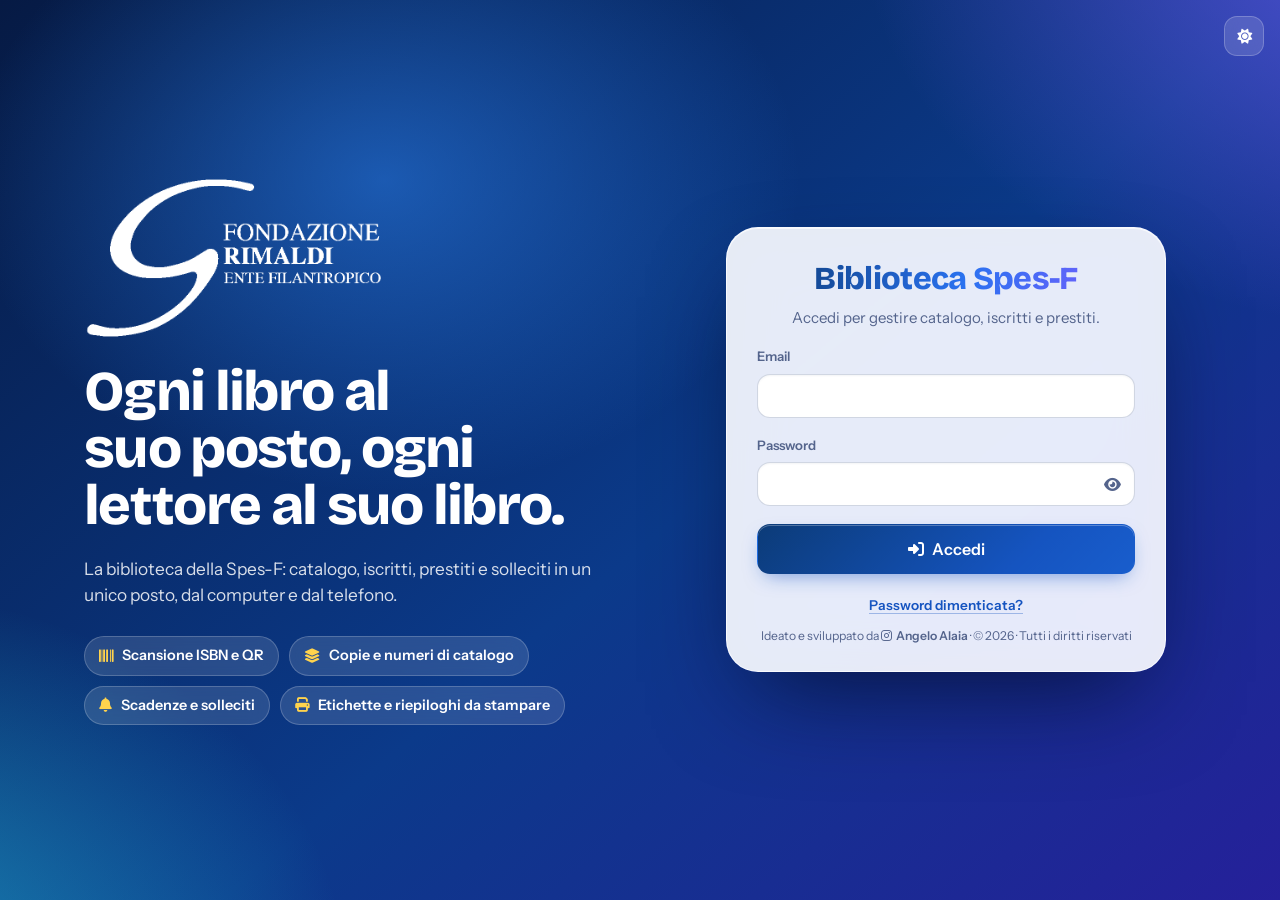
<file: prestiti.html>
<!DOCTYPE html>
<!-- Biblioteca Spes-F · Fondazione Grimaldi
     © 2026 Angelo Alaia – Tutti i diritti riservati. Ideazione e sviluppo: Angelo Alaia. -->
<html lang="it">
<head>
  <meta charset="UTF-8">
  <script src="tema.js"></script>
  <script>/* passaggi animati tra pagine: un passaggio interrotto non è un errore */addEventListener('unhandledrejection',function(e){var r=e.reason;if(r&&/Transition was aborted|ViewTransition/i.test(String(r.message||r)))e.preventDefault()});['pagereveal','pageswap'].forEach(function(v){addEventListener(v,function(e){var t=e.viewTransition;if(!t)return;[t.ready,t.finished,t.updateCallbackDone].forEach(function(x){x&&x.catch(function(){})});if(v==='pageswap'&&window.__noVT)t.skipTransition();if(v==='pagereveal')document.documentElement.classList.add('vt-nav')})})</script>
  <script type="speculationrules">{"prerender":[{"source":"document","where":{"and":[{"href_matches":"/*.html"},{"not":{"href_matches":"/login.html*"}},{"not":{"selector_matches":"[target=_blank]"}}]},"eagerness":"moderate"}]}</script>
  <meta name="author" content="Angelo Alaia">
  <meta name="copyright" content="© 2026 Angelo Alaia – Tutti i diritti riservati">
  <meta name="robots" content="noindex, nofollow">
  <meta name="viewport" content="width=device-width, initial-scale=1.0, viewport-fit=cover">
  <title>Prestiti | Biblioteca Spes-F</title>
  <link rel="icon" href="icona-64.png" type="image/png">
  <link rel="manifest" href="manifest.webmanifest">
  <link rel="apple-touch-icon" href="icona-180.png">
  <meta name="mobile-web-app-capable" content="yes">
  <meta name="apple-mobile-web-app-capable" content="yes">
  <meta name="apple-mobile-web-app-title" content="Spes-F">
  <meta name="apple-mobile-web-app-status-bar-style" content="black-translucent">
  <link rel="stylesheet" href="caratteri.css">
  <link rel="stylesheet" href="icone.css">
  <link rel="stylesheet" href="styles.css">
</head>
<body>
  <div class="shell">
    <aside id="app-sidebar" class="sidebar"></aside>
    <div class="main">
      <header id="app-header" class="topbar"></header>
      <main class="content">

        <div class="page-head">
          <div>
            <div class="title-row"><span class="page-ic c-green"><i class="fa-solid fa-right-left"></i></span><h1>Prestiti</h1></div>
            <p>Assegna i volumi, tieni d’occhio le scadenze e registra le restituzioni.</p>
          </div>
          <div style="display:flex;gap:10px;flex-wrap:wrap">
            <button class="btn btn-scan" id="btn-quick-return" title="Scansiona il codice a barre o il QR dell’etichetta del libro riconsegnato"><i class="fa-solid fa-barcode"></i> Restituzione rapida</button>
            <button class="btn btn-primary" id="btn-new"><i class="fa-solid fa-right-left"></i> Registra un prestito</button>
          </div>
        </div>

        <div class="toolbar"><nav class="seg" aria-label="Filtra i prestiti" id="filters">
          <button data-f="tutti" class="active">Tutti</button>
          <button data-f="attivi">In corso</button>
          <button data-f="ritardi">In ritardo <span class="n hidden" id="late-n">0</span></button>
          <button data-f="restituiti">Archivio</button>
        </nav>
          <div class="search"><i class="fa-solid fa-magnifying-glass"></i><input class="input" id="f-search" type="search" placeholder="Libro, n. catalogo o iscritto" aria-label="Cerca tra i prestiti"></div>
        </div>

        <section class="panel">
          <div class="table-wrap">
            <table class="table table-cards">
              <thead><tr><th>Volume</th><th>Iscritto</th><th>Ritiro e scadenza</th><th>Stato</th><th class="right">Azioni</th></tr></thead>
              <tbody id="loans-tbody"></tbody>
            </table>
          </div>
          <div id="loans-pager"></div>
        </section>

      </main>
    </div>
  </div>
  <div class="scrim" id="scrim"></div>

  <dialog class="modal visible" id="loan-dialog" aria-labelledby="loan-title">
    <div class="modal-h">
      <h2 id="loan-title">Registra un prestito</h2>
      <button class="icon-btn" data-close aria-label="Chiudi"><i class="fa-solid fa-xmark"></i></button>
    </div>
    <form id="loan-form" class="modal-b">
      <div class="field"><label>Volume da prestare *</label>
        <div class="combo-row"><div id="loan-book"></div><button type="button" class="btn btn-scan" id="loan-scan" aria-label="Scansiona il codice a barre o il QR del libro" title="Scansiona il codice a barre o il QR dell’etichetta"><i class="fa-solid fa-barcode"></i></button></div>
        <div class="copy-pick hidden" id="loan-copies" aria-live="polite"></div>
      </div>
      <div class="field"><label>Iscritto alla Spes-F *</label><div id="loan-member"></div></div>
      <div class="grid2">
        <div class="field"><label for="loan-start">Ritiro</label><input type="date" class="input" id="loan-start" required></div>
        <div class="field"><label for="loan-end">Scadenza</label><input type="date" class="input" id="loan-end" required></div>
      </div>
      <p class="hint" id="loan-fit" aria-live="polite"></p>
      <p class="muted" style="font-size:.82rem">La scadenza si calcola in automatico a <span id="loan-days"></span> giorni dal ritiro: puoi modificarla.</p>
    </form>
    <div class="modal-f">
      <button type="button" class="btn" data-close>Annulla</button>
      <button type="submit" form="loan-form" class="btn btn-primary">Conferma il prestito</button>
    </div>
  </dialog>

  <script src="firebase-config.js"></script>
  <script src="firebase-app-compat.js"></script>
  <script src="firebase-auth-compat.js"></script>
  <script src="firebase-firestore-compat.js"></script>
  <script src="cloud.js"></script>
  <script src="state.js"></script>
  <script src="app.js"></script>
  <script src="scanner.js"></script>
  <script>
    const $id = (id) => document.getElementById(id);
    let filter = 'tutti', bookCombo, memberCombo;
    const pg = { page: 1 };

    function setFilter(f) {
      filter = f; pg.page = 1;
      $$('#filters button').forEach(b => b.classList.toggle('active', b.dataset.f === f));
      render();
    }

    function render() {
      const loans = store.getCalculatedLoans();
      const late = loans.filter(l => !l.dataRestituzione && l.computedStatus === 'In ritardo').length;
      $id('late-n').textContent = late; $id('late-n').classList.toggle('hidden', late === 0);

      const q = $id('f-search').value;
      const list = loans.filter(l =>
        filter === 'attivi' ? !l.dataRestituzione :
        filter === 'ritardi' ? !l.dataRestituzione && l.computedStatus === 'In ritardo' :
        filter === 'restituiti' ? !!l.dataRestituzione : true)
        .filter(l => !q || store.matchCatalog(l.libro, q) || matches(q, l.libro.titolo, l.libro.autore, l.libro.id, l.libro.catalogo || '', l.libro.isbn || '', l.socio.nome, l.socio.cognome, store.clubName(l.socio.clubId)));

      const info = UI.pageSlice(list, pg, 20);
      $id('loans-pager').innerHTML = UI.pager(info, 'prestiti');
      $id('loans-tbody').innerHTML = list.length ? info.items.map(l => `
        <tr>
          <td data-label="Volume"><div class="cell-title">${esc(l.libro.titolo)}</div><div class="cell-sub">${UI.catTag(l.libro.catalogo) || `<span class="mono">${esc(l.libro.id)}</span>`}${l.libro.autore ? ` <span>${esc(l.libro.autore)}</span>` : ''}</div></td>
          <td data-label="Iscritto"><div class="cell-title">${esc(l.socio.nome)} ${esc(l.socio.cognome)}</div><div class="cell-sub">${esc(store.clubName(l.socio.clubId))}</div></td>
          <td data-label="Ritiro" class="mono"><div>${D.fmt(l.dataUscita)}</div><div class="cell-sub">${l.dataRestituzione ? 'rientrato ' + D.fmt(l.dataRestituzione) : 'scade ' + D.fmt(l.dataScadenza)}</div></td>
          <td data-label="Stato">${UI.statusTag(l)}</td>
          <td class="right">${l.dataRestituzione ? '<span class="muted"><i class="fa-solid fa-lock"></i> Chiuso</span>' : `<span class="actions">
            <button class="btn btn-sm" data-renew="${esc(l.id)}">Rinnova</button>
            <button class="btn btn-sm" data-return="${esc(l.id)}">Restituisci</button></span>`}</td>
        </tr>`).join('')
        : `<tr><td colspan="5">${UI.empty('fa-inbox', 'Nessun prestito da mostrare', 'Cambia filtro oppure registra un nuovo prestito: bastano pochi secondi.')}</td></tr>`;
      staggerOnce($id('loans-tbody'));
    }

    function openLoan() {
      if (!store.getBooks().some(b => b.stato === 'Disponibile')) return toast('Nessun volume disponibile in catalogo.', 'err');
      if (!store.getMembers().length) return toast('Registra prima almeno un iscritto alla Spes-F.', 'err');
      bookCombo.clear(); memberCombo.clear(); $id('loan-fit').textContent = '';
      $id('loan-days').textContent = FG.giorniPrestito;
      const today = D.today();
      $id('loan-start').value = D.iso(today);
      $id('loan-end').value = D.iso(D.add(today, FG.giorniPrestito));
      openDlg('loan-dialog');
      setTimeout(() => bookCombo.focus(), 60);
    }

    /* Nel prestito: si scansiona il libro e si sceglie da solo la prima copia disponibile */
    async function scanForLoan(fit) {
      const r = await Scanner.scan('Scansiona il libro da prestare', { any: true });
      if (!r) return;
      if (r.type === 'catalogo') {
        const b = store.findByCatalog(r.value);
        if (!b) return toast(`Nessun volume con il numero ${r.value}.`, 'err');
        if (b.stato !== 'Disponibile') return toast(`${b.catalogo} “${b.titolo}” è già in prestito.`, 'err');
        bookCombo.set(b.id, `${b.titolo} · ${b.catalogo}`); fit();
        toast(`Selezionato: ${b.catalogo} · ${b.titolo}`);
        if (!memberCombo.value) memberCombo.focus();
        return;
      }
      const isbn = r.value;
      const copies = store.copiesOf(isbn);
      if (!copies.length) return toast('Nessun libro con questo ISBN in catalogo: aggiungilo prima dal Catalogo.', 'err');
      const free = copies.filter(b => b.stato === 'Disponibile');
      if (!free.length) return toast(`Tutte le copie di “${copies[0].titolo}” sono già in prestito.`, 'err');
      free.sort((a, b) => BiblioStore.catNumber(a.catalogo) - BiblioStore.catNumber(b.catalogo) || a.id.localeCompare(b.id));
      bookCombo.set(free[0].id, `${free[0].titolo} · ${free[0].catalogo}`);
      fit();
      toast(copies.length > 1 ? `Selezionata la copia ${free[0].catalogo} (${free.length} disponibili su ${copies.length})` : `Selezionato: ${free[0].catalogo} · ${free[0].titolo}`);
      if (!memberCombo.value) memberCombo.focus();
    }

    /* Restituzione rapida: si scansiona il libro riconsegnato e si chiude il suo prestito */
    async function quickReturn() {
      const r0 = await Scanner.scan('Scansiona il libro riconsegnato', { any: true });
      if (!r0) return;
      let copies;
      if (r0.type === 'catalogo') {
        const b = store.findByCatalog(r0.value);
        if (!b) return toast(`Nessun volume con il numero ${r0.value}.`, 'err');
        copies = [b];
      } else copies = store.copiesOf(r0.value);
      const isbn = r0.value;
      if (!copies.length) return toast('Nessun libro con questo ISBN in catalogo.', 'err');
      const ids = new Set(copies.map(b => b.id));
      const active = store.getCalculatedLoans().filter(l => !l.dataRestituzione && ids.has(l.libroId));
      if (!active.length) return toast(`“${copies[0].titolo}” non risulta in prestito.`, 'err');
      if (active.length > 1) {
        $id('f-search').value = isbn; setFilter('attivi');
        return toast(`${active.length} copie di “${copies[0].titolo}” sono in prestito: premi Restituisci sulla riga giusta.`);
      }
      const l = active[0];
      if (!(await UI.confirm(`${l.libro.catalogo || l.libro.id} · “${l.libro.titolo}”\nRiconsegnato da ${l.socio.nome} ${l.socio.cognome}, in data di oggi.`, { title: 'Registrare la restituzione?', ok: 'Registra il rientro' }))) return;
      const r = store.returnLoan(l.id);
      if (!r.ok) return toast(r.error, 'err');
      toast(`Rientrato${r.catalogo ? ' ' + r.catalogo : ''}: ${r.titolo}`); updateBadge(); render();
    }

    onReady(() => {
      $id('filters').addEventListener('click', (e) => { const b = e.target.closest('[data-f]'); if (b) setFilter(b.dataset.f); });
      $id('f-search').addEventListener('input', () => { pg.page = 1; render(); });
      UI.bindPager($id('loans-pager'), pg, render);
      /* Un risultato per titolo: si presta sempre una copia precisa, e il gestionale propone la prima disponibile
         (oppure proprio quella cercata, se si scrive il suo numero di catalogo) */
      bookCombo = makeCombo($id('loan-book'), { label: 'Volume', placeholder: 'Titolo, autore, ISBN o n. catalogo (C-0012)', empty: 'Nessun volume con questo nome o numero',
        items: (q) => {
          const exact = BiblioStore.isCatCode(q) ? store.findByCatalog(q) : null;
          const hit = (b) => store.matchCatalog(b, q) || (ISBN.normalize(q) && ISBN.same(b.isbn, q)) || matches(q, b.titolo, b.autore, b.id, b.catalogo || '', b.isbn || '', b.scaffale, b.genere, ...(b.clubIds || []).map(id => store.clubName(id)));
          return store.getTitles().filter(t => t.copies.some(hit)).map((t) => {
            const wanted = exact && t.copies.find(c => c.id === exact.id);
            const pick = wanted && wanted.stato === 'Disponibile' ? wanted : t.copies.find(c => c.stato === 'Disponibile');
            const b = pick || wanted || t.first;
            return { value: pick ? pick.id : '', disabled: !pick, label: pick ? `${b.titolo} · ${b.catalogo}` : b.titolo,
              sub: `${b.autore} · ${b.genere}${pick && b.scaffale ? ' · scaffale ' + b.scaffale : ''}${(b.clubIds || []).length ? ' · ' + b.clubIds.map(id => store.clubName(id)).join(', ') : ''}`,
              badge: t.total > 1 ? `${t.total} copie · ${t.available === 1 ? '1 disponibile' : t.available + ' disponibili'}` : (pick ? '' : 'In prestito'), tone: pick ? 'ok' : 'warn' };
          }).sort((a, b) => (a.disabled ? 1 : 0) - (b.disabled ? 1 : 0));
        } });
      /* Sotto al campo: la copia proposta e le altre copie dello stesso titolo, per cambiarla con un tocco */
      const showCopies = () => {
        const el = $id('loan-copies'), b = store.getBooks().find(x => x.id === bookCombo.value);
        const group = b ? store.copiesOfBook(b) : [];
        if (group.length < 2) { el.classList.add('hidden'); el.innerHTML = ''; return; }
        const free = group.filter(c => c.stato === 'Disponibile').length;
        el.innerHTML = `<p><i class="fa-solid fa-layer-group"></i> <b>${group.length} copie</b> di questo titolo, ${free === 1 ? '1 disponibile' : free + ' disponibili'}. Presti la copia <b class="mono">${esc(b.catalogo)}</b>${b.scaffale ? ` (scaffale ${esc(b.scaffale)})` : ''}: se hai in mano un’altra copia, toccala qui sotto.</p>
          <div class="copy-chips" role="group" aria-label="Scegli la copia da prestare">${group.map(c => { const out = c.stato !== 'Disponibile'; return `<button type="button" class="copy-chip ${out ? 'out' : ''}" data-copy="${esc(c.id)}" aria-pressed="${c.id === b.id}" ${out ? 'disabled' : ''} title="${out ? 'Già in prestito' : 'Presta questa copia'}"><span class="mono">${esc(c.catalogo)}</span><small>${out ? 'in prestito' : esc(c.scaffale || 'Archivio')}</small></button>`; }).join('')}</div>`;
        el.classList.remove('hidden');
      };
      $id('loan-copies').addEventListener('click', (e) => {
        const c = e.target.closest('.copy-chip'); if (!c || c.disabled) return;
        const b = store.getBooks().find(x => x.id === c.dataset.copy); if (!b || b.stato !== 'Disponibile') return;
        bookCombo.set(b.id, `${b.titolo} · ${b.catalogo}`);
      });
      bookCombo.el.addEventListener('combo', showCopies); bookCombo.el.addEventListener('combo-clear', showCopies);
      /* ISBN scritto (o letto da un lettore di codici a barre): si sceglie da sola la prima copia disponibile */
      bookCombo.el.addEventListener('input', () => {
        const isbn = ISBN.normalize(bookCombo.text); if (!isbn || bookCombo.value) return;
        const copies = store.copiesOf(isbn); if (!copies.length) return;
        const free = copies.filter(b => b.stato === 'Disponibile').sort((a, b) => BiblioStore.catNumber(a.catalogo) - BiblioStore.catNumber(b.catalogo));
        if (!free.length) return toast(`Tutte le copie di “${copies[0].titolo}” sono già in prestito.`, 'err');
        bookCombo.set(free[0].id, `${free[0].titolo} · ${free[0].catalogo}`);
        if (copies.length > 1) toast(`Proposta la copia ${free[0].catalogo} (${free.length} disponibili su ${copies.length})`);
        if (!memberCombo.value) memberCombo.focus();
      });
      memberCombo = makeCombo($id('loan-member'), { label: 'Iscritto', placeholder: 'Cerca per nome, cognome o club', empty: 'Nessun iscritto con questo nome',
        items: (q) => store.getMembers().filter(m => matches(q, m.nome, m.cognome, store.clubName(m.clubId), m.email, m.id)).map(m => ({ value: m.id, label: `${m.nome} ${m.cognome}`, sub: `${store.clubName(m.clubId)} · ${m.id}` })) });
      /* Avviso se il libro non è tra quelli consigliati al club dell'iscritto */
      const fit = () => {
        const b = store.getBooks().find(x => x.id === bookCombo.value), m = store.getMembers().find(x => x.id === memberCombo.value), el = $id('loan-fit');
        if (!b) { el.textContent = ''; return; }
        const ids = b.clubIds || [];
        const names = ids.map(id => store.clubName(id)).join(', ');
        if (m && m.clubId && ids.length && !ids.includes(m.clubId)) { el.className = 'hint warn'; el.textContent = `Attenzione: questo libro è consigliato a ${names}, non a ${store.clubName(m.clubId)}. Puoi comunque prestarlo.`; }
        else { el.className = 'hint'; el.textContent = ids.length ? `Consigliato a: ${names}.` : 'Libro senza club consigliato.'; }
      };
      bookCombo.el.addEventListener('combo', fit); memberCombo.el.addEventListener('combo', fit);
      bookCombo.el.addEventListener('combo-clear', fit);
      $id('loan-scan').addEventListener('click', () => scanForLoan(fit));
      $id('btn-quick-return').addEventListener('click', quickReturn);
      $id('btn-new').addEventListener('click', () => { openLoan(); $id('loan-fit').textContent = ''; });
      bindLoanActions(render);

      $id('loan-start').addEventListener('change', (e) => {
        const s = D.parse(e.target.value); if (s) $id('loan-end').value = D.iso(D.add(s, FG.giorniPrestito));
      });

      $id('loan-form').addEventListener('submit', (e) => {
        e.preventDefault();
        if (!bookCombo.value) { toast('Scegli un volume dall’elenco dei suggerimenti.', 'err'); return bookCombo.focus(); }
        if (!memberCombo.value) { toast('Scegli un iscritto dall’elenco dei suggerimenti.', 'err'); return memberCombo.focus(); }
        const r = store.addLoan({ libroId: bookCombo.value, iscrittoId: memberCombo.value, dataUscita: $id('loan-start').value, dataScadenza: $id('loan-end').value });
        if (!r.ok) return toast(r.error, 'err');
        const bk = store.getBooks().find(x => x.id === bookCombo.value), mb = store.getMembers().find(x => x.id === memberCombo.value);
        toast(`Prestito registrato: ${bk ? bk.catalogo : ''} a ${mb ? `${mb.nome} ${mb.cognome}` : ''}, rientro entro il ${D.fmt($id('loan-end').value)}`, 'ok', { action: { label: 'Nuovo prestito', run: () => { openLoan(); $id('loan-fit').textContent = ''; } } });
        closeDlg('loan-dialog'); updateBadge(); render();
      });

      const p = new URLSearchParams(location.search);
      if (p.get('q')) $id('f-search').value = p.get('q');
      p.get('filtro') === 'ritardi' ? setFilter('ritardi') : render();
      if (p.get('action') === 'new') {
        openLoan();
        /* Arrivando dalla scheda di una copia (“Presta questa copia”) il volume è già scelto */
        const b = p.get('libro') && store.getBooks().find(x => x.id === p.get('libro'));
        if (b && b.stato === 'Disponibile' && $id('loan-dialog').open) { bookCombo.set(b.id, `${b.titolo} · ${b.catalogo}`); setTimeout(() => memberCombo.focus(), 80); }
        /* Arrivando da un nuovo iscritto (“Registra un prestito”) l'iscritto è già scelto */
        const m = p.get('iscritto') && store.getMembers().find(x => x.id === p.get('iscritto'));
        if (m && $id('loan-dialog').open) { memberCombo.set(m.id, `${m.nome} ${m.cognome}`); setTimeout(() => bookCombo.focus(), 80); }
      }
    });
  </script>
</body>
</html>
</file>
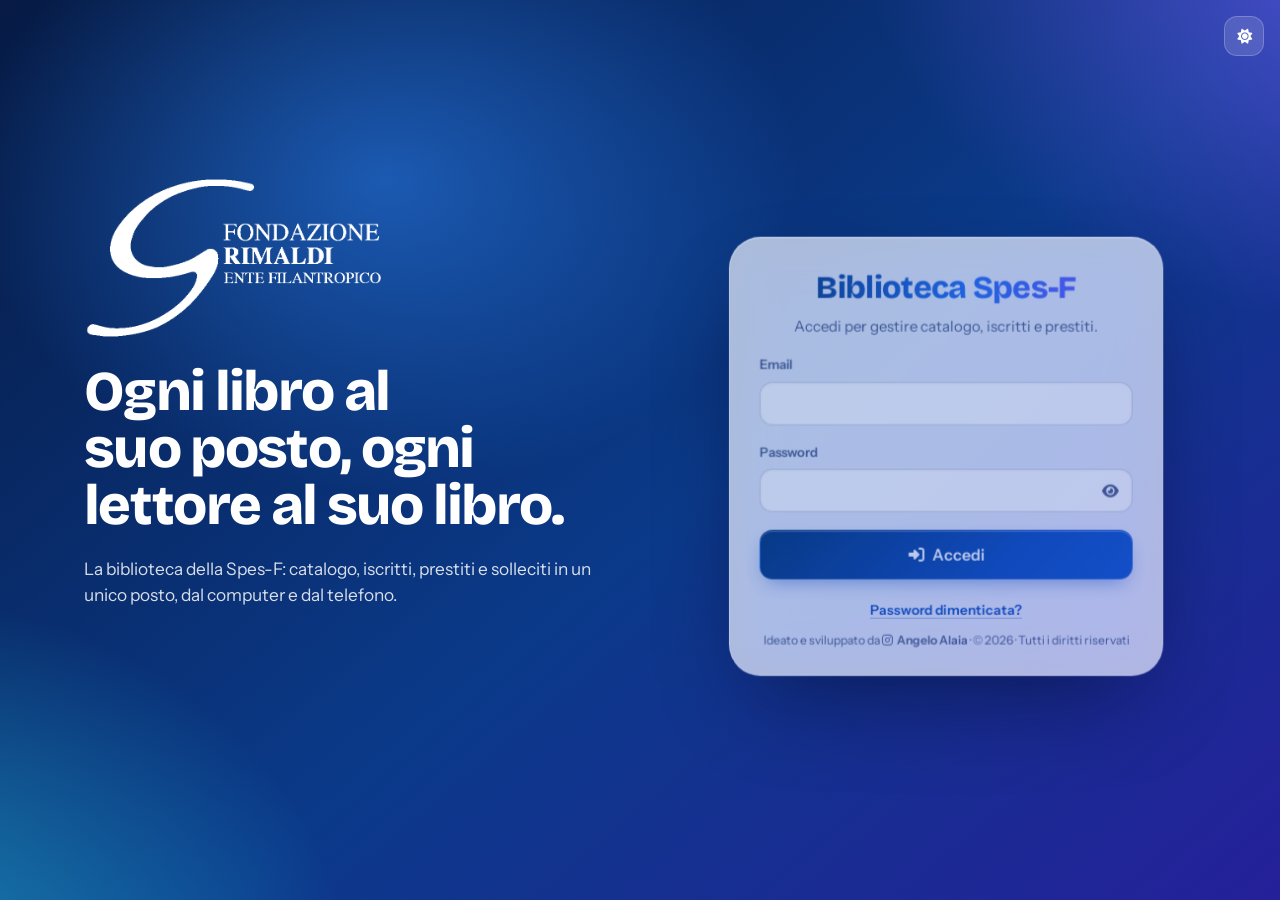
<file: riepilogo.html>
<!DOCTYPE html>
<!-- Biblioteca Spes-F · Fondazione Grimaldi
     © 2026 Angelo Alaia – Tutti i diritti riservati. Ideazione e sviluppo: Angelo Alaia. -->
<html lang="it">
<head>
  <meta charset="UTF-8">
  <script src="tema.js"></script>
  <script>/* passaggi animati tra pagine: un passaggio interrotto non è un errore */addEventListener('unhandledrejection',function(e){var r=e.reason;if(r&&/Transition was aborted|ViewTransition/i.test(String(r.message||r)))e.preventDefault()});['pagereveal','pageswap'].forEach(function(v){addEventListener(v,function(e){var t=e.viewTransition;if(!t)return;[t.ready,t.finished,t.updateCallbackDone].forEach(function(x){x&&x.catch(function(){})});if(v==='pageswap'&&window.__noVT)t.skipTransition();if(v==='pagereveal')document.documentElement.classList.add('vt-nav')})})</script>
  <script type="speculationrules">{"prerender":[{"source":"document","where":{"and":[{"href_matches":"/*.html"},{"not":{"href_matches":"/login.html*"}},{"not":{"selector_matches":"[target=_blank]"}}]},"eagerness":"moderate"}]}</script>
  <meta name="author" content="Angelo Alaia">
  <meta name="copyright" content="© 2026 Angelo Alaia – Tutti i diritti riservati">
  <meta name="robots" content="noindex, nofollow">
  <meta name="viewport" content="width=device-width, initial-scale=1.0, viewport-fit=cover">
  <title>Riepilogo settimanale | Biblioteca Spes-F</title>
  <link rel="icon" href="icona-64.png" type="image/png">
  <link rel="manifest" href="manifest.webmanifest">
  <link rel="apple-touch-icon" href="icona-180.png">
  <meta name="mobile-web-app-capable" content="yes">
  <meta name="apple-mobile-web-app-capable" content="yes">
  <meta name="apple-mobile-web-app-title" content="Spes-F">
  <meta name="apple-mobile-web-app-status-bar-style" content="black-translucent">
  <link rel="stylesheet" href="caratteri.css">
  <link rel="stylesheet" href="icone.css">
  <link rel="stylesheet" href="styles.css">
</head>
<body>
  <div class="shell">
    <aside id="app-sidebar" class="sidebar"></aside>
    <div class="main">
      <header id="app-header" class="topbar"></header>
      <main class="content">

        <div class="page-head">
          <div>
            <div class="title-row"><span class="page-ic c-amber"><i class="fa-solid fa-calendar-week"></i></span><h1>Riepilogo settimanale</h1></div>
            <p>Libri consegnati e rientrati nella settimana, divisi tra Club e Genitori. I numeri vengono dai prestiti e dalle restituzioni registrati, alla data effettiva di ogni operazione.</p>
          </div>
          <div class="head-actions">
            <button class="btn keep-label" id="btn-annual" title="Il resoconto di tutto l’anno, pronto da stampare o salvare in PDF"><i class="fa-solid fa-chart-column"></i> Report annuale</button>
            <button class="btn only-phone" id="btn-get"><i class="fa-solid fa-download"></i> Scarica</button>
            <button class="btn not-phone" id="btn-print"><i class="fa-solid fa-print"></i> Stampa</button>
            <button class="btn not-phone" id="btn-pdf"><i class="fa-regular fa-file-pdf"></i> PDF</button>
            <button class="btn btn-primary not-phone" id="btn-xlsx"><i class="fa-regular fa-file-excel"></i> Excel</button>
          </div>
        </div>

        <section class="weekbar" aria-label="Settimana di riferimento">
          <button class="icon-btn wk-nav" id="wk-prev" aria-label="Settimana precedente"><i class="fa-solid fa-chevron-left"></i></button>
          <div class="wk-label">
            <span class="wk-num" id="wk-num">Settimana —</span>
            <span class="wk-range" id="wk-range"></span>
          </div>
          <button class="icon-btn wk-nav" id="wk-next" aria-label="Settimana successiva"><i class="fa-solid fa-chevron-right"></i></button>
          <div class="wk-tools">
            <button class="btn btn-sm" id="wk-today">Questa settimana</button>
            <label class="wk-pick"><i class="fa-regular fa-calendar"></i><span class="sr-only">Vai alla settimana del giorno</span><input type="date" class="input" id="wk-date" aria-label="Scegli un giorno per vedere la sua settimana"></label>
          </div>
        </section>

        <section class="band" aria-label="Totali della settimana">
          <div class="c-blue"><span class="chip"><i class="fa-solid fa-arrow-up-from-bracket"></i></span><span class="lbl">Libri consegnati</span><div class="num" id="k-out">0</div><p class="sub" id="k-out-sub">Prestiti iniziati nella settimana</p></div>
          <div class="c-green"><span class="chip"><i class="fa-solid fa-arrow-right-to-bracket"></i></span><span class="lbl">Libri rientrati</span><div class="num" id="k-in">0</div><p class="sub">Restituzioni registrate</p></div>
          <div class="c-orange"><span class="chip"><i class="fa-solid fa-people-roof"></i></span><span class="lbl">Club</span><div class="num" id="k-club">0</div><p class="sub" id="k-club-sub">0 consegne · 0 rientri</p></div>
          <div class="c-teal"><span class="chip"><i class="fa-solid fa-user-group"></i></span><span class="lbl">Genitori</span><div class="num" id="k-gen">0</div><p class="sub" id="k-gen-sub">0 consegne · 0 rientri</p></div>
        </section>

        <div class="split">
          <section class="panel">
            <div class="panel-h"><h2>Per club</h2><span class="muted" style="font-size:.84rem">Consegne e rientri</span></div>
            <div class="table-wrap"><table class="table table-compact table-cards cols-3">
              <thead><tr><th>Club</th><th>Categoria</th><th class="right">Consegne</th><th class="right">Rientri</th></tr></thead>
              <tbody id="per-club"></tbody>
            </table></div>
          </section>
          <section class="panel">
            <div class="panel-h"><h2>Settimane precedenti</h2></div>
            <ul class="weeks" id="weeks"></ul>
          </section>
        </div>

        <section class="panel">
          <div class="panel-h panel-h-tools">
            <h2>Movimentazioni</h2>
            <div class="toolbar">
              <nav class="seg" id="f-tipo" aria-label="Tipo di operazione">
                <button data-v="" class="active">Tutte</button><button data-v="consegna">Consegne</button><button data-v="rientro">Rientri</button>
              </nav>
              <nav class="seg" id="f-cat" aria-label="Categoria">
                <button data-v="" class="active">Club e Genitori</button><button data-v="club">Solo Club</button><button data-v="genitori">Solo Genitori</button>
              </nav>
              <select class="input" id="f-club" aria-label="Singolo club"><option value="">Tutti i club</option></select>
              <div class="search"><i class="fa-solid fa-magnifying-glass"></i><input class="input" id="f-q" type="search" placeholder="Titolo, autore, n. catalogo o nome" aria-label="Cerca tra le movimentazioni"></div>
            </div>
          </div>
          <div class="table-wrap">
            <table class="table table-cards">
              <thead><tr><th>Data</th><th>Operazione</th><th>N. catalogo</th><th>Libro</th><th>Destinatario</th><th>Club / Genitori</th></tr></thead>
              <tbody id="mov"></tbody>
            </table>
          </div>
          <div id="mov-pager"></div>
        </section>

      </main>
    </div>
  </div>
  <div class="scrim" id="scrim"></div>

  <!-- Documento stampabile / PDF: generato con gli stessi dati della pagina -->
  <section class="print-only report" id="report" aria-hidden="true"></section>
  <section class="print-only annual off" id="annual" aria-hidden="true"></section>

  <!-- Report annuale: scelte prima di creare il PDF -->
  <dialog class="modal" id="annual-dialog" aria-labelledby="annual-t">
    <div class="modal-h"><h2 id="annual-t">Report annuale</h2><button class="icon-btn" data-close aria-label="Chiudi"><i class="fa-solid fa-xmark"></i></button></div>
    <form class="modal-b" id="annual-form">
      <p class="hint">Un documento di due pagine con i numeri dell’anno: prestiti mese per mese, club, libri e generi più letti, lettori più attivi. Pronto da stampare o da salvare in PDF per soci e finanziatori.</p>
      <div class="grid2">
        <div class="field"><label for="ar-year">Anno</label><select class="input" id="ar-year"></select></div>
        <div class="field"><label for="ar-names">Lettori più attivi</label>
          <select class="input" id="ar-names">
            <option value="iniziale">Nome e iniziale del cognome</option>
            <option value="completo">Nome e cognome</option>
            <option value="nascosto">Non mostrarli</option>
          </select></div>
      </div>
      <div class="field"><label for="ar-note">Nota introduttiva <span class="opt">facoltativa</span></label>
        <textarea class="input" id="ar-note" rows="3" maxlength="700" placeholder="Es. Un anno di letture con i ragazzi della Spes-F: grazie a volontari, famiglie e sostenitori."></textarea></div>
      <p class="dup-note" id="ar-preview" aria-live="polite"></p>
    </form>
    <div class="modal-f">
      <button type="button" class="btn" data-close>Annulla</button>
      <button type="submit" form="annual-form" class="btn btn-primary"><i class="fa-regular fa-file-pdf"></i> Crea il PDF</button>
    </div>
  </dialog>

  <script src="firebase-config.js"></script>
  <script src="firebase-app-compat.js"></script>
  <script src="firebase-auth-compat.js"></script>
  <script src="firebase-firestore-compat.js"></script>
  <script src="cloud.js"></script>
  <script src="state.js"></script>
  <script src="app.js"></script>
  <script src="export.js"></script>
  <script>
    const $id = (id) => document.getElementById(id);
    const state = { day: D.today(), tipo: '', cat: '', club: '', q: '', page: 1 };
    const PAGE = 25;
    const CAT = { club: 'Club', genitori: 'Genitori' };
    const TIPO = { consegna: 'Consegna', rientro: 'Rientro' };
    const fmtDay = (iso) => { const d = D.parse(iso); return d ? d.toLocaleDateString('it-IT', { weekday: 'short', day: 'numeric', month: 'short' }) : ''; };

    function filtered(sum) {
      const q = state.q.trim();
      return sum.items.filter(x =>
        (!state.tipo || x.tipo === state.tipo) &&
        (!state.cat || x.categoria === state.cat) &&
        (!state.club || (state.club === '__none' ? !x.clubId : x.clubId === state.club)) &&
        (!q || matches(q, x.titolo, x.autore, x.destinatario, x.clubNome) || store.matchCatalog({ catalogo: x.catalogo }, q)));
    }
    const filterNote = () => [state.tipo && (state.tipo === 'consegna' ? 'solo consegne' : 'solo rientri'), state.cat && ('solo ' + CAT[state.cat]),
      state.club && ('club: ' + (state.club === '__none' ? 'Nessun club' : store.clubName(state.club))), state.q && `ricerca “${state.q}”`].filter(Boolean).join(', ');

    function render() {
      const sum = store.getWeekSummary(state.day);
      const thisWeek = D.iso(D.weekStart(D.today()));
      $id('wk-num').textContent = `Settimana ${sum.week} · ${sum.year}${sum.from === thisWeek ? ' · in corso' : ''}`;
      $id('wk-range').textContent = `Da lunedì ${D.fmtLong(sum.from)} a domenica ${D.fmtLong(sum.to)}`;
      $id('wk-next').disabled = sum.from >= thisWeek;
      $id('wk-date').value = D.iso(state.day);
      countUp($id('k-out'), sum.consegne); countUp($id('k-in'), sum.rientri);
      countUp($id('k-club'), sum.club.totale); countUp($id('k-gen'), sum.genitori.totale);
      /* copie consegnate e titoli diversi: tre copie dello stesso libro sono 3 consegne ma 1 titolo */
      const tOut = new Set(sum.items.filter(x => x.tipo === 'consegna').map(x => x.titoloKey)).size;
      $id('k-out-sub').textContent = sum.consegne ? `${sum.consegne === 1 ? '1 copia' : sum.consegne + ' copie'} di ${tOut === 1 ? '1 titolo' : tOut + ' titoli'}` : 'Prestiti iniziati nella settimana';
      $id('k-club-sub').textContent = `${sum.club.consegne} consegne · ${sum.club.rientri} rientri`;
      $id('k-gen-sub').textContent = `${sum.genitori.consegne} consegne · ${sum.genitori.rientri} rientri`;

      /* per club: tutti i club in archivio, anche quelli senza movimenti */
      const rows = new Map(store.getClubsSorted().map(c => [c.id, { clubId: c.id, nome: c.nome, colore: c.colore, categoria: store.clubCategory(c), consegne: 0, rientri: 0 }]));
      sum.perClub.forEach(r => { const k = r.clubId || '__none'; rows.set(k, { ...(rows.get(k) || r), consegne: r.consegne, rientri: r.rientri }); });
      const list = [...rows.values()].sort((a, b) => (a.categoria === b.categoria ? 0 : a.categoria === 'club' ? -1 : 1));
      const maxV = Math.max(1, ...list.map(r => r.consegne + r.rientri));
      $id('per-club').innerHTML = list.map(r => `
        <tr class="${state.club === (r.clubId || '__none') ? 'row-on' : ''}" data-club="${esc(r.clubId || '__none')}" style="cursor:pointer" title="Mostra solo questo club">
          <td class="lead"><span class="dot-name" style="--cc:${r.colore}">${esc(r.nome)}</span>
            <span class="minibar" aria-hidden="true"><i style="width:${(r.consegne / maxV) * 100}%"></i><b style="width:${(r.rientri / maxV) * 100}%"></b></span></td>
          <td data-label="Categoria"><span class="tag plain ${r.categoria === 'genitori' ? 'cat-gen' : 'cat-club'}">${CAT[r.categoria]}</span></td>
          <td data-label="Consegne" class="right mono">${r.consegne}</td><td data-label="Rientri" class="right mono">${r.rientri}</td>
        </tr>`).join('') || `<tr><td colspan="4">${UI.empty('fa-people-roof', 'Nessun club in archivio')}</td></tr>`;

      /* settimane precedenti: le ultime 8, con i loro totali */
      const weeks = [];
      for (let i = 0; i < 8; i++) { const d = D.add(D.weekStart(D.today()), -7 * i); const w = store.getWeekSummary(d); weeks.push(w); }
      $id('weeks').innerHTML = weeks.map(w => `
        <li><button class="wk-row ${w.from === sum.from ? 'on' : ''}" data-day="${w.from}">
          <span><b>Settimana ${w.week}</b><small>${esc(D.fmtRange(w.from, w.to))}</small></span>
          <span class="wk-tot"><span title="Consegne"><i class="fa-solid fa-arrow-up"></i>${w.consegne}</span><span title="Rientri"><i class="fa-solid fa-arrow-down"></i>${w.rientri}</span></span>
        </button></li>`).join('');

      /* elenco */
      const clubSel = $id('f-club'), keep = state.club;
      clubSel.innerHTML = '<option value="">Tutti i club</option>' + store.getClubsSorted().map(c => `<option value="${esc(c.id)}">${esc(c.nome)} · ${CAT[store.clubCategory(c)]}</option>`).join('') + '<option value="__none">Nessun club</option>';
      clubSel.value = keep;
      const items = filtered(sum), pg = UI.pageSlice(items, state, PAGE);
      $id('mov').innerHTML = pg.items.length ? pg.items.map(x => `
        <tr>
          <td data-label="Data" class="mono">${esc(fmtDay(x.data))}</td>
          <td data-label="Operazione"><span class="op op-${x.tipo}"><i class="fa-solid ${x.tipo === 'consegna' ? 'fa-arrow-up' : 'fa-arrow-down'}"></i>${TIPO[x.tipo]}</span></td>
          <td data-label="N. catalogo">${UI.catTag(x.catalogo) || '<span class="muted">—</span>'}</td>
          <td data-label="Libro" class="lead"><div class="cell-title">${esc(x.titolo)}</div><div class="cell-sub">${esc(x.autore)}</div></td>
          <td data-label="Destinatario">${esc(x.destinatario)}</td>
          <td data-label="Club / Genitori"><span class="tag plain ${x.categoria === 'genitori' ? 'cat-gen' : 'cat-club'}">${CAT[x.categoria]}</span> <span class="cell-sub">${esc(x.clubNome)}</span></td>
        </tr>`).join('')
        : `<tr><td colspan="6">${UI.empty('fa-calendar-xmark', sum.items.length ? 'Nessuna movimentazione con questi filtri' : 'Nessuna movimentazione in questa settimana', sum.items.length ? 'Prova a togliere qualche filtro.' : 'Le consegne e i rientri registrati compariranno qui.')}</td></tr>`;
      $id('mov-pager').innerHTML = UI.pager(pg, 'movimentazioni');
      const url = new URL(location.href); url.searchParams.set('settimana', sum.from); history.replaceState(null, '', url);
      return { sum, items };
    }

    /* ---------- Report annuale: documento di due pagine ---------- */
    const MESI = ['Gen', 'Feb', 'Mar', 'Apr', 'Mag', 'Giu', 'Lug', 'Ago', 'Set', 'Ott', 'Nov', 'Dic'];
    const MESI_LUNGHI = ['gennaio', 'febbraio', 'marzo', 'aprile', 'maggio', 'giugno', 'luglio', 'agosto', 'settembre', 'ottobre', 'novembre', 'dicembre'];
    function buildAnnual(r, opt) {
      const n = (v) => Number(v || 0).toLocaleString('it-IT');
      const who = (x) => opt.names === 'completo' ? (x.nome ? `${x.nome} ${x.cognome}` : x.esteso)
        : (x.nome ? `${x.nome} ${(x.cognome || '').trim().charAt(0)}${x.cognome ? '.' : ''}` : (x.esteso || '').split(' ').map((w, i, a) => i === a.length - 1 && a.length > 1 ? w.charAt(0) + '.' : w).join(' '));
      /* grafico mese per mese */
      const W = 720, H = 210, padB = 26, padT = 18, max = Math.max(1, ...r.perMese.map(m => Math.max(m.consegne, m.rientri)));
      const gw = W / 12, bw = Math.min(18, gw / 3), Y = (v) => H - padB - (v / max) * (H - padB - padT);
      const bars = r.perMese.map((m, i) => {
        const x = i * gw + gw / 2;
        const bar = (v, dx, cls) => v ? `<rect class="${cls}" x="${(x + dx).toFixed(1)}" y="${Y(v).toFixed(1)}" width="${bw}" height="${(H - padB - Y(v)).toFixed(1)}" rx="3"/><text class="v" x="${(x + dx + bw / 2).toFixed(1)}" y="${(Y(v) - 4).toFixed(1)}">${v}</text>` : '';
        return `${bar(m.consegne, -bw - 1, 'c')}${bar(m.rientri, 1, 'r')}<text class="m${r.meseTop === i && m.consegne ? ' top' : ''}" x="${x.toFixed(1)}" y="${H - 8}">${MESI[i]}</text>`;
      }).join('');
      const grid = [0.25, 0.5, 0.75, 1].map(f => `<line x1="0" x2="${W}" y1="${Y(max * f).toFixed(1)}" y2="${Y(max * f).toFixed(1)}"/>`).join('');
      const hbars = (list, val, sub) => {
        const top = Math.max(1, ...list.map(val));
        return list.length ? `<ul class="ar-bars">${list.map(x => `<li><span class="l"><i style="background:${esc(x.colore || '#2A72F0')}"></i>${esc(x.nome)}</span><span class="b"><i style="width:${Math.max(2, (val(x) / top) * 100).toFixed(1)}%;background:${esc(x.colore || '#2A72F0')}"></i></span><span class="n">${n(val(x))}${sub ? `<small>${sub(x)}</small>` : ''}</span></li>`).join('')}</ul>` : '<p class="ar-none">Nessun dato per quest’anno.</p>';
      };
      const tot = r.perCategoria.club + r.perCategoria.genitori;
      const pc = tot ? Math.round(r.perCategoria.club / tot * 100) : 0;
      const kpi = [
        ['Prestiti', n(r.consegne), r.meseTop != null && r.consegne ? `il mese più attivo: ${MESI_LUNGHI[r.meseTop]}` : 'libri consegnati nell’anno', '#2A72F0'],
        ['Libri rientrati', n(r.rientri), r.durataMedia != null ? `tenuti in media ${r.durataMedia} giorni` : 'restituzioni registrate', '#0FAE78'],
        ['Lettori attivi', n(r.lettori), `su ${n(r.iscrittiTotali)} iscritti`, '#7C5CFF'],
        ['Titoli diversi letti', n(r.titoliLetti), `su ${n(r.titoli)} titoli in catalogo`, '#F59E0B'],
        ['Nuovi iscritti', n(r.nuoviIscritti), `${n(r.iscrittiTotali)} iscritti in tutto`, '#0FA9B5'],
        ['Restituiti in tempo', r.puntualita != null ? r.puntualita + '%' : '—', r.restituiti ? `${n(r.inTempo)} su ${n(r.restituiti)} rientri` : 'nessun rientro ancora', '#E0305A']
      ];
      const periodo = r.inCorso ? `dal 1° gennaio al ${D.fmtLong(r.al)}` : `dal 1° gennaio al 31 dicembre ${r.anno}`;
      $id('annual').innerHTML = `
        <div class="ar-page">
          <header class="ar-cover">
            <img src="logo-grimaldi-negativo.png" alt="Fondazione Grimaldi">
            <div class="ar-cover-t"><span>Report annuale</span><b>${r.anno}</b><em>Biblioteca Spes-F · ${esc(FG.sede)}</em></div>
          </header>
          <p class="ar-period">Periodo ${esc(periodo)}${r.inCorso ? ' · anno in corso' : ''}</p>
          ${opt.note ? `<p class="ar-note">${esc(opt.note)}</p>` : ''}
          <div class="ar-kpis">${kpi.map(([l, v, s, c]) => `<div style="--k:${c}"><span>${l}</span><b>${v}</b><small>${esc(s)}</small></div>`).join('')}</div>
          <h2>I prestiti mese per mese</h2>
          <div class="ar-chart"><svg viewBox="0 0 ${W} ${H}" role="img" aria-label="Prestiti e rientri per mese"><g class="g">${grid}</g>${bars}<line class="axis" x1="0" x2="${W}" y1="${H - padB}" y2="${H - padB}"/></svg>
            <p class="ar-legend"><span><i class="c"></i>Prestiti</span><span><i class="r"></i>Rientri</span></p></div>
          <div class="ar-cols">
            <section><h2>Club e Genitori</h2>
              ${tot ? `<div class="ar-split"><i style="width:${pc}%"></i><i style="width:${100 - pc}%"></i></div>
              <p class="ar-split-l"><span><i class="c"></i>Club <b>${n(r.perCategoria.club)}</b> (${pc}%)</span><span><i class="g"></i>Genitori <b>${n(r.perCategoria.genitori)}</b> (${100 - pc}%)</span></p>` : '<p class="ar-none">Nessun prestito registrato.</p>'}
            </section>
            <section><h2>Prestiti per club</h2>${hbars(r.perClub, x => x.n, x => ` · ${x.lettori} ${x.lettori === 1 ? 'lettore' : 'lettori'}`)}</section>
          </div>
        </div>
        <div class="ar-page ar-page2">
          <div class="ar-cols">
            <section><h2>Iscritti per club</h2>${hbars(r.perClubIscritti, x => x.n)}</section>
            <section><h2>Generi più letti</h2>${hbars(r.generi.slice(0, 8), x => x.n)}</section>
          </div>
          <h2>I libri più letti</h2>
          ${r.libri.length ? `<table class="ar-table"><thead><tr><th class="k">#</th><th>Titolo</th><th>Autore</th><th class="num">Prestiti</th><th class="num">Lettori</th></tr></thead><tbody>
            ${r.libri.slice(0, 10).map((t, i) => `<tr><td class="k">${i + 1}</td><td class="b">${esc(t.titolo)}</td><td>${esc(t.autore)}</td><td class="num">${t.n}</td><td class="num">${t.lettori}</td></tr>`).join('')}</tbody></table>` : '<p class="ar-none">Nessun prestito registrato.</p>'}
          ${opt.names === 'nascosto' ? '' : `<h2>I lettori più attivi</h2>
          ${r.lettoriTop.length ? `<table class="ar-table"><thead><tr><th class="k">#</th><th>Lettore</th><th>Club</th><th class="num">Libri presi</th></tr></thead><tbody>
            ${r.lettoriTop.slice(0, 10).map((x, i) => `<tr><td class="k">${i < 3 ? `<span class="medal m${i + 1}">${i + 1}</span>` : i + 1}</td><td class="b">${esc(who(x))}</td><td><span class="dot" style="background:${esc(x.colore || '#949AA5')}"></span>${esc(x.club)}</td><td class="num">${x.n}</td></tr>`).join('')}</tbody></table>` : '<p class="ar-none">Nessun prestito registrato.</p>'}`}
          <footer class="ar-foot"><span>Catalogo attuale: ${n(r.volumi)} volumi, ${n(r.titoli)} titoli · Dati al ${esc(D.fmtLong(D.iso(D.today())))}</span><span>Biblioteca Spes-F – Fondazione Grimaldi · gestionale ideato e sviluppato da Angelo Alaia</span></footer>
        </div>`;
    }

    /* ---------- Documento stampabile / PDF ---------- */
    function buildReport() {
      const { sum, items } = render();
      const note = filterNote();
      const table = (list, title) => `
        <h3>${title} <small>(${list.length})</small></h3>
        ${list.length ? `<table><thead><tr><th>Data</th><th>N. catalogo</th><th>Titolo</th><th>Autore</th><th>Destinatario</th><th>Club / Genitori</th></tr></thead><tbody>
          ${list.map(x => `<tr><td>${esc(D.fmt(x.data))}</td><td class="b">${esc(x.catalogo || '—')}</td><td>${esc(x.titolo)}</td><td>${esc(x.autore)}</td><td>${esc(x.destinatario)}</td><td>${CAT[x.categoria]} · ${esc(x.clubNome)}</td></tr>`).join('')}
        </tbody></table>` : '<p class="none">Nessuna movimentazione.</p>'}`;
      const per = sum.perClub;
      $id('report').innerHTML = `
        <header class="r-head">
          <img src="logo-grimaldi.png" alt="Fondazione Grimaldi">
          <div><div class="r-brand">Biblioteca Spes-F</div><div class="r-sub">Fondazione Grimaldi · ${esc(FG.sede)}</div></div>
        </header>
        <h1>Riepilogo settimanale</h1>
        <p class="r-week">Settimana ${sum.week} del ${sum.year} · da lunedì ${esc(D.fmtLong(sum.from))} a domenica ${esc(D.fmtLong(sum.to))}</p>
        ${note ? `<p class="r-note">Filtri applicati: ${esc(note)}</p>` : ''}
        <div class="r-stats">
          <div><span>Libri consegnati</span><b>${items.filter(x => x.tipo === 'consegna').length}</b></div>
          <div><span>Libri rientrati</span><b>${items.filter(x => x.tipo === 'rientro').length}</b></div>
          <div><span>Club</span><b>${items.filter(x => x.categoria === 'club').length}</b><small>${items.filter(x => x.categoria === 'club' && x.tipo === 'consegna').length} consegne · ${items.filter(x => x.categoria === 'club' && x.tipo === 'rientro').length} rientri</small></div>
          <div><span>Genitori</span><b>${items.filter(x => x.categoria === 'genitori').length}</b><small>${items.filter(x => x.categoria === 'genitori' && x.tipo === 'consegna').length} consegne · ${items.filter(x => x.categoria === 'genitori' && x.tipo === 'rientro').length} rientri</small></div>
        </div>
        ${per.length ? `<h3>Per club</h3><table class="r-small"><thead><tr><th>Club</th><th>Categoria</th><th>Consegne</th><th>Rientri</th></tr></thead><tbody>${per.map(r => `<tr><td>${esc(r.nome)}</td><td>${CAT[r.categoria]}</td><td>${r.consegne}</td><td>${r.rientri}</td></tr>`).join('')}</tbody></table>` : ''}
        ${table(items.filter(x => x.tipo === 'consegna'), 'Libri consegnati')}
        ${table(items.filter(x => x.tipo === 'rientro'), 'Libri rientrati')}
        <footer class="r-foot">Generato il ${esc(new Date().toLocaleString('it-IT', { dateStyle: 'long', timeStyle: 'short' }))} · Biblioteca Spes-F – Fondazione Grimaldi</footer>`;
      return sum;
    }
    const docName = (sum) => `Riepilogo settimanale Spes-F – settimana ${sum.week}-${sum.year}`;

    function exportXlsx() {
      const { sum, items } = render();
      const note = filterNote();
      const rows = items.map(x => [x.data, TIPO[x.tipo], x.catalogo, x.titolo, x.autore, x.destinatario, CAT[x.categoria], x.clubNome]);
      const per = sum.perClub.map(r => [r.nome, CAT[r.categoria], r.consegne, r.rientri]);
      const c = (cat, t) => items.filter(x => x.categoria === cat && x.tipo === t).length;
      Exporter.xlsx(`riepilogo-spes-f-${sum.year}-settimana-${String(sum.week).padStart(2, '0')}`, [
        { name: 'Riepilogo', title: `Biblioteca Spes-F – Riepilogo settimana ${sum.week}/${sum.year}`, subtitle: `Dal ${D.fmtLong(sum.from)} al ${D.fmtLong(sum.to)}${note ? ' · filtri: ' + note : ''}`,
          columns: [{ header: 'Voce', width: 30 }, { header: 'Consegne', type: 'number', width: 12 }, { header: 'Rientri', type: 'number', width: 12 }, { header: 'Totale', type: 'number', width: 12 }],
          rows: [['Club', c('club', 'consegna'), c('club', 'rientro'), c('club', 'consegna') + c('club', 'rientro')], ['Genitori', c('genitori', 'consegna'), c('genitori', 'rientro'), c('genitori', 'consegna') + c('genitori', 'rientro')],
            ['Totale', items.filter(x => x.tipo === 'consegna').length, items.filter(x => x.tipo === 'rientro').length, items.length],
            ['Titoli diversi', new Set(items.filter(x => x.tipo === 'consegna').map(x => x.titoloKey)).size, new Set(items.filter(x => x.tipo === 'rientro').map(x => x.titoloKey)).size, new Set(items.map(x => x.titoloKey)).size]] },
        { name: 'Per club', columns: [{ header: 'Club', width: 26 }, { header: 'Categoria', width: 12 }, { header: 'Consegne', type: 'number', width: 12 }, { header: 'Rientri', type: 'number', width: 12 }], rows: per },
        { name: 'Movimentazioni', columns: [{ header: 'Data', type: 'date', width: 12 }, { header: 'Operazione', width: 12 }, { header: 'N. catalogo', width: 13 }, { header: 'Titolo', width: 40 }, { header: 'Autore', width: 26 }, { header: 'Destinatario', width: 26 }, { header: 'Categoria', width: 11 }, { header: 'Club', width: 20 }], rows }
      ]);
      toast('File Excel scaricato');
    }

    const go = (d) => { state.day = d; state.page = 1; render(); };
    onReady(() => {
      const p = new URLSearchParams(location.search).get('settimana');
      if (p && D.parse(p)) state.day = D.parse(p);
      $id('wk-prev').addEventListener('click', () => go(D.add(D.weekStart(state.day), -7)));
      $id('wk-next').addEventListener('click', () => go(D.add(D.weekStart(state.day), 7)));
      $id('wk-today').addEventListener('click', () => go(D.today()));
      $id('wk-date').addEventListener('change', (e) => { const d = D.parse(e.target.value); if (d) go(d); });
      $id('weeks').addEventListener('click', (e) => { const b = e.target.closest('[data-day]'); if (b) go(D.parse(b.dataset.day)); });
      $id('per-club').addEventListener('click', (e) => { const r = e.target.closest('[data-club]'); if (!r) return; state.club = state.club === r.dataset.club ? '' : r.dataset.club; state.page = 1; render(); });
      [['f-tipo', 'tipo'], ['f-cat', 'cat']].forEach(([id, key]) => $id(id).addEventListener('click', (e) => {
        const b = e.target.closest('[data-v]'); if (!b) return;
        state[key] = b.dataset.v; state.page = 1;
        $id(id).querySelectorAll('button').forEach(x => x.classList.toggle('active', x === b)); render();
      }));
      $id('f-club').addEventListener('change', (e) => { state.club = e.target.value; state.page = 1; render(); });
      $id('f-q').addEventListener('input', (e) => { state.q = e.target.value; state.page = 1; render(); });
      UI.bindPager($id('mov-pager'), state, render);
      const only = (id) => { $id('report').classList.toggle('off', id !== 'report'); $id('annual').classList.toggle('off', id !== 'annual'); };
      $id('btn-print').addEventListener('click', () => { const s = buildReport(); only('report'); Exporter.print(docName(s)); });
      $id('btn-pdf').addEventListener('click', () => { const s = buildReport(); only('report'); toast('Nella finestra di stampa scegli “Salva come PDF”'); Exporter.print(docName(s)); });
      /* report annuale */
      const arPreview = () => {
        const r = store.getYearReport($id('ar-year').value);
        $id('ar-preview').innerHTML = r.consegne
          ? `<i class="fa-solid fa-chart-column"></i><span>Nel ${r.anno}${r.inCorso ? ' (fino a oggi)' : ''}: <b>${r.consegne} prestiti</b>, ${r.rientri} rientri, <b>${r.lettori} lettori</b> e ${r.titoliLetti} titoli diversi.</span>`
          : `<i class="fa-solid fa-circle-info"></i><span>Nel ${r.anno} non ci sono ancora prestiti registrati: il report uscirà con i soli dati di catalogo e iscritti.</span>`;
      };
      const openAnnual = () => {
        $id('ar-year').innerHTML = store.getReportYears().map(y => `<option value="${y}">${y}</option>`).join('');
        try { const n = localStorage.getItem('fg_ar_names'); if (n) $id('ar-names').value = n; } catch {}
        arPreview(); openDlg('annual-dialog');
      };
      $id('btn-annual').addEventListener('click', openAnnual);
      $id('ar-year').addEventListener('change', arPreview);
      $id('annual-form').addEventListener('submit', (e) => {
        e.preventDefault();
        const year = $id('ar-year').value, names = $id('ar-names').value;
        try { localStorage.setItem('fg_ar_names', names); } catch {}
        buildAnnual(store.getYearReport(year), { names, note: $id('ar-note').value.trim() });
        closeDlg('annual-dialog'); only('annual');
        toast('Nella finestra di stampa scegli “Salva come PDF”');
        Exporter.print(`Report annuale ${year} - Biblioteca Spes-F`);
      });
      if (new URLSearchParams(location.search).get('annuale')) { const u = new URL(location.href); u.searchParams.delete('annuale'); history.replaceState(null, '', u); setTimeout(openAnnual, 150); }
      $id('btn-xlsx').addEventListener('click', exportXlsx);
      $id('btn-get').addEventListener('click', async () => {
        const v = await UI.choose('Il riepilogo della settimana mostrata, con i filtri che hai scelto.', { title: 'Scarica il riepilogo', icon: 'fa-download', options: [
          { value: 'pdf', label: 'PDF', hint: 'Da inviare o archiviare: nella finestra di stampa scegli “Salva come PDF”.', icon: 'fa-file-pdf', primary: true },
          { value: 'xlsx', label: 'Excel', hint: 'Tutte le movimentazioni in un foglio di calcolo.', icon: 'fa-file-excel' },
          { value: 'print', label: 'Stampa', hint: 'Su carta, con la stampante collegata.', icon: 'fa-print' }] });
        if (v) $id({ pdf: 'btn-pdf', xlsx: 'btn-xlsx', print: 'btn-print' }[v]).click();
      });
      render();
    });
  </script>
</body>
</html>
</file>
<file: caratteri.css>
/* Bricolage Grotesque e Instrument Sans – SIL Open Font License 1.1 */
@font-face{font-family:'Bricolage Grotesque';font-style:normal;font-weight:500;font-display:swap;src:url([data-uri]) format('woff2');}
@font-face{font-family:'Bricolage Grotesque';font-style:normal;font-weight:700;font-display:swap;src:url([data-uri]) format('woff2');}
@font-face{font-family:'Bricolage Grotesque';font-style:normal;font-weight:800;font-display:swap;src:url([data-uri]) format('woff2');}
@font-face{font-family:'Instrument Sans';font-style:normal;font-weight:400;font-display:swap;src:url([data-uri]) format('woff2');}
@font-face{font-family:'Instrument Sans';font-style:normal;font-weight:500;font-display:swap;src:url([data-uri]) format('woff2');}
@font-face{font-family:'Instrument Sans';font-style:normal;font-weight:600;font-display:swap;src:url([data-uri]) format('woff2');}
@font-face{font-family:'Instrument Sans';font-style:normal;font-weight:700;font-display:swap;src:url([data-uri]) format('woff2');}

/* Cormorant Garamond – SIL Open Font License 1.1 */
@font-face{font-family:'Cormorant Garamond';font-style:normal;font-weight:500;font-display:swap;src:url([data-uri]) format('woff2');}
@font-face{font-family:'Cormorant Garamond';font-style:normal;font-weight:600;font-display:swap;src:url([data-uri]) format('woff2');}
@font-face{font-family:'Cormorant Garamond';font-style:normal;font-weight:700;font-display:swap;src:url([data-uri]) format('woff2');}
@font-face{font-family:'Cormorant Garamond';font-style:italic;font-weight:500;font-display:swap;src:url([data-uri]) format('woff2');}
@font-face{font-family:'Cormorant Garamond';font-style:italic;font-weight:600;font-display:swap;src:url([data-uri]) format('woff2');}
</file>
